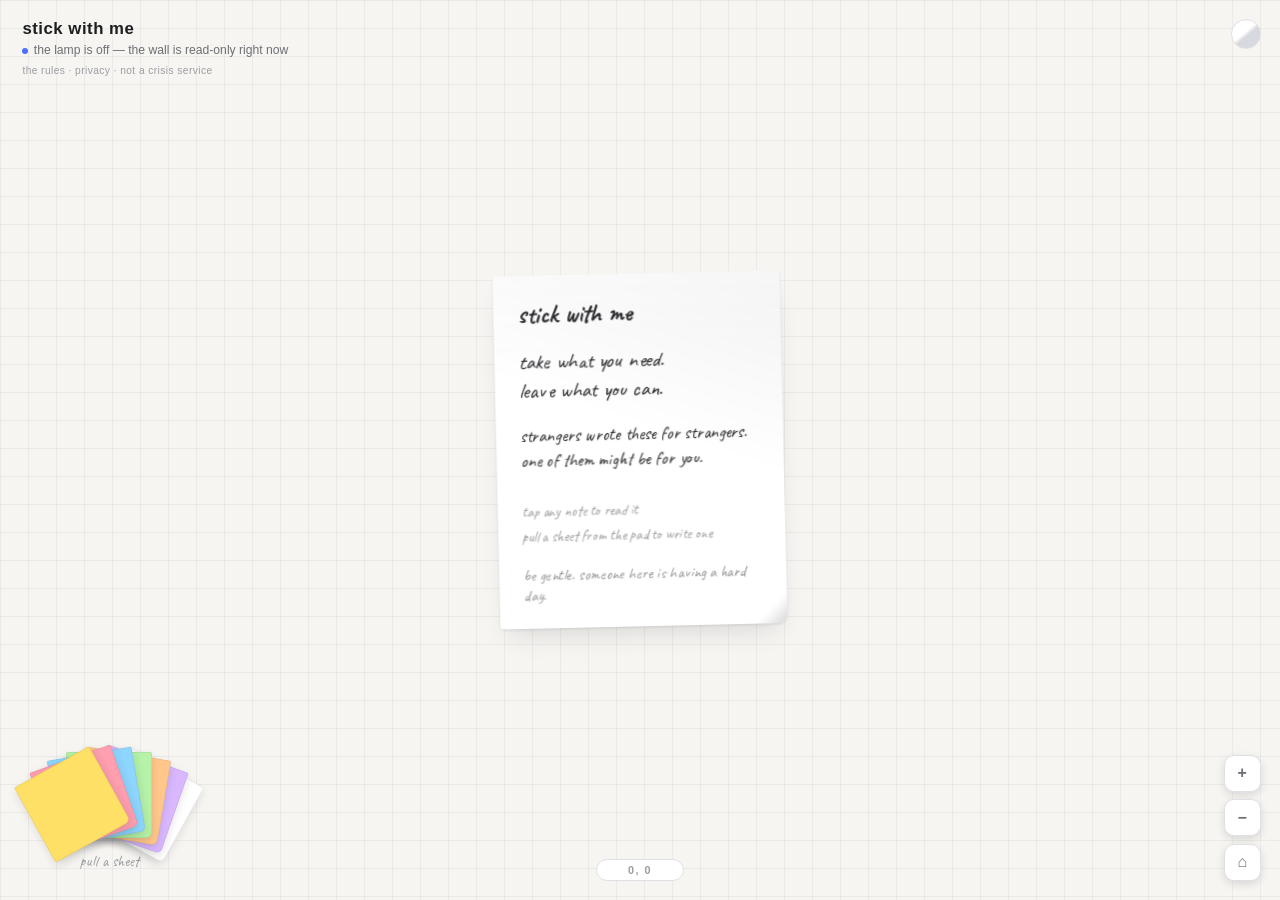
<file: index.html>
<!DOCTYPE html>
<html lang="en">
<head>
  <meta charset="utf-8">
  <meta name="viewport" content="width=device-width, initial-scale=1">
  <title>stick with me</title>
  <meta name="description" content="Take what you need. Leave what you can. An endless wall of notes strangers wrote for strangers — one of them might be for you.">

  <meta property="og:title" content="stick with me">
  <meta property="og:description" content="Take what you need. Leave what you can. Strangers wrote these for strangers — one of them might be for you.">
  <meta property="og:type" content="website">
  <meta property="og:url" content="https://stick-with-me.com">

  <link rel="icon" href="assets/favicon.svg" type="image/svg+xml">
  <link rel="preload" href="fonts/caveat-400.woff2" as="font" type="font/woff2" crossorigin>
  <link rel="stylesheet" href="styles.css">
  <script>
    (function () {
      var t = localStorage.getItem('swm_theme');
      if (t === 'night') document.documentElement.setAttribute('data-theme', 'night');
    })();
  </script>
</head>
<body>

  <div class="ops">
    <a class="shelf-link" href="#" id="shelfLink" hidden>the shelf</a>
    <button class="lamp" id="lamp" type="button" aria-label="toggle the lamp"></button>
  </div>

  <!-- the only chrome: who we are, who's here, the fine print -->
  <header class="topbar">
    <h1 class="mark">stick with me</h1>
    <p class="pres"><span class="dot"></span><span id="pres">the lamp is warming up&hellip;</span></p>
    <p class="links">
      <a href="terms.html">the rules</a> &middot;
      <a href="privacy.html">privacy</a> &middot;
      <a href="terms.html#help">not a crisis service</a>
    </p>
  </header>

  <p class="say" id="say"></p>

  <main class="wall" id="wall" aria-label="the wall">
    <div class="space" id="space"></div>
    <div class="wallops">
      <button id="zin" type="button" aria-label="zoom in">+</button>
      <button id="zout" type="button" aria-label="zoom out">&minus;</button>
      <button id="home" type="button" aria-label="back to the notes">&#8962;</button>
    </div>
    <div class="coords" id="coords" title="where you are — the first note is (0, 0)">0, 0</div>
  </main>

  <!-- the pad: fanned by colour — the sheet you pull decides your paper -->
  <div class="pad" id="pad" title="pull a sheet onto the wall"></div>

  <div class="backbar" id="backbar" hidden><a href="./">back to the open wall</a></div>

  <!-- take-one overlay -->
  <div class="veil" id="veil" hidden>
    <div class="bignote" id="bignote" role="dialog" aria-label="a note for you">
      <svg id="bigSvg" viewBox="0 0 100 100" aria-hidden="true"></svg>
      <p class="txt" id="bigTxt"></p>
      <p class="sg" id="bigSg"></p>
      <p class="where" id="bigWhere"></p>
      <div class="row">
        <button type="button" id="another">another</button>
        <button type="button" id="goThere">go there</button>
        <button type="button" id="keep">keep it</button>
      </div>
    </div>
  </div>

  <!-- the desk: where your note is made, with tools as objects -->
  <div class="veil" id="bench" hidden>
    <div class="desk" role="dialog" aria-label="your note">
      <div class="benchnote" id="benchNote">
        <svg id="benchSvg" viewBox="0 0 100 100" aria-hidden="true"></svg>
        <textarea id="bTa" maxlength="300" placeholder="something kind…"></textarea>
      </div>

      <div class="tools">
        <div class="tool">
          <p class="lbl">paper</p>
          <div class="sheetstack" id="rowPaper"></div>
        </div>

        <div class="tool">
          <p class="lbl">pen</p>
          <div class="markers" id="rowInk"></div>
        </div>

        <div class="tool">
          <p class="lbl">hand</p>
          <div class="row" id="rowFont"></div>
        </div>

        <div class="tool">
          <p class="lbl">size &middot; doodle</p>
          <div class="row">
            <span id="rowSize" class="row"></span>
            <span class="gap"></span>
            <button type="button" id="mDraw" class="fbtn" title="doodle on this note">&#9998;</button>
            <button type="button" id="bUndo" class="fbtn" title="undo stroke" hidden>&#8630;</button>
            <button type="button" id="bWipe" class="fbtn" title="clear doodle" hidden>&#10005;</button>
          </div>
        </div>

        <input id="bSign" maxlength="40" type="text" placeholder="— signed (optional)">

        <div class="benchops">
          <button type="button" id="bToss">toss it</button>
          <button type="button" id="bStick">stick it</button>
        </div>
        <p class="benchhint">quiet sets it too — two minutes and it sticks itself.</p>
      </div>
    </div>
  </div>

  <script>
  (function () {
    var WORKER_URL = "https://swm-wall.plotflow-io.workers.dev";
    var qs = new URLSearchParams(location.search);
    var wanted = (qs.get('wall') || '001').replace(/[^0-9]/g, '') || '001';
    var isArchive = qs.has('wall');

    var wallEl = document.getElementById('wall');
    var spaceEl = document.getElementById('space');
    var presEl = document.getElementById('pres');
    var sayEl = document.getElementById('say');
    var padEl = document.getElementById('pad');
    if (isArchive) { document.getElementById('backbar').hidden = false; padEl.hidden = true; }

    document.getElementById('lamp').addEventListener('click', function () {
      var night = document.documentElement.getAttribute('data-theme') === 'night';
      if (night) { document.documentElement.removeAttribute('data-theme'); localStorage.setItem('swm_theme', 'day'); }
      else { document.documentElement.setAttribute('data-theme', 'night'); localStorage.setItem('swm_theme', 'night'); }
    });

    var PAPERS = ['#ffe066', '#ff9fb0', '#8ed6ff', '#b6f2a8', '#ffc78a', '#d9b8ff', '#ffffff'];
    var INKS = ['#2c2d30', '#2456d6', '#c23b57', '#1e7a46', '#6b3fb8'];
    var FONTS = ['hand', 'marker', 'neat', 'type', 'serif', 'plain'];
    var SIZES = ['s', 'm', 'l'];
    function fontClass(f) { return 'f-' + (FONTS.indexOf(f) !== -1 ? f : 'hand'); }
    function sizeClass(z) { return (z && z !== 'm' && SIZES.indexOf(z) !== -1) ? ' z-' + z : ''; }

    function el(tag, cls, text) {
      var d = document.createElement(tag);
      if (cls) d.className = cls;
      if (text != null) d.textContent = text;
      return d;
    }
    function tilt(seed) {
      var h = 0;
      for (var i = 0; i < seed.length; i++) h = (h * 31 + seed.charCodeAt(i)) >>> 0;
      return ((h % 500) / 100 - 2.5).toFixed(2);
    }
    function say(msg) {
      sayEl.textContent = msg;
      clearTimeout(say._t);
      say._t = setTimeout(function () { sayEl.textContent = ''; }, 4000);
    }

    /* doodle → svg */
    var SVGNS = 'http://www.w3.org/2000/svg';
    function drawStrokes(svg, strokes) {
      while (svg.firstChild) svg.removeChild(svg.firstChild);
      (strokes || []).forEach(function (s) {
        var pl = document.createElementNS(SVGNS, 'polyline');
        pl.setAttribute('points', s.map(function (p) {
          return (p[0] * 100).toFixed(1) + ',' + (p[1] * 100).toFixed(1);
        }).join(' '));
        svg.appendChild(pl);
      });
    }
    function noteSvg(strokes, ink) {
      var svg = document.createElementNS(SVGNS, 'svg');
      svg.setAttribute('viewBox', '0 0 100 100');
      svg.style.color = ink || INKS[0];
      drawStrokes(svg, strokes);
      return svg;
    }

    /* ---- peel tokens (this browser's own notes, briefly) ---- */
    var peels = {};
    try { peels = JSON.parse(localStorage.getItem('swm_peels') || '{}'); } catch (_) {}
    (function prune() {
      var now = Date.now(), changed = false;
      Object.keys(peels).forEach(function (id) {
        if (!peels[id] || peels[id].e < now) { delete peels[id]; changed = true; }
      });
      if (changed) localStorage.setItem('swm_peels', JSON.stringify(peels));
    })();
    function savePeels() { localStorage.setItem('swm_peels', JSON.stringify(peels)); }

    /* ================= camera =================
       cam is what's rendered; tgt is where the camera wants to be.
       A spring loop eases cam toward tgt — everything glides. */
    var cam = { x: 0, y: 0, z: 1 };
    var tgt = { x: 0, y: 0, z: 1 };
    var ZMIN = 0.2, ZMAX = 2.2;
    var coordsEl = document.getElementById('coords');
    var editingCoords = false;
    function applyCam() {
      spaceEl.style.transform =
        'translate(' + (-cam.x * cam.z) + 'px,' + (-cam.y * cam.z) + 'px) scale(' + cam.z + ')';
      if (!editingCoords) coordsEl.textContent = Math.round(cam.x) + ', ' + Math.round(cam.y);
    }
    var rafOn = false;
    function kick() { if (!rafOn) { rafOn = true; requestAnimationFrame(step); } }
    function step() {
      var dx = tgt.x - cam.x, dy = tgt.y - cam.y, dz = tgt.z - cam.z;
      cam.x += dx * 0.16; cam.y += dy * 0.16; cam.z += dz * 0.22;
      if (Math.abs(dx) < 0.4 && Math.abs(dy) < 0.4 && Math.abs(dz) < 0.0015) {
        cam.x = tgt.x; cam.y = tgt.y; cam.z = tgt.z;
        applyCam(); rafOn = false; return;
      }
      applyCam();
      requestAnimationFrame(step);
    }
    function screenToWorld(cx, cy) {
      var r = wallEl.getBoundingClientRect();
      return {
        x: (cx - (r.left + r.width / 2)) / cam.z + cam.x,
        y: (cy - (r.top + r.height / 2)) / cam.z + cam.y
      };
    }
    function zoomAt(cx, cy, factor) {
      var r = wallEl.getBoundingClientRect();
      var px = cx - (r.left + r.width / 2), py = cy - (r.top + r.height / 2);
      var wx = px / tgt.z + tgt.x, wy = py / tgt.z + tgt.y;
      tgt.z = Math.min(ZMAX, Math.max(ZMIN, tgt.z * factor));
      tgt.x = wx - px / tgt.z;
      tgt.y = wy - py / tgt.z;
      kick();
    }
    function glideTo(x, y, minZ) {
      tgt.x = x; tgt.y = y;
      if (minZ && tgt.z < minZ) tgt.z = 1;
      kick();
    }
    function jumpTo(x, y, z) {
      cam.x = tgt.x = x; cam.y = tgt.y = y;
      if (z) cam.z = tgt.z = z;
      applyCam();
    }
    function goHome(animate) {
      var pts = (st && st.notes.length ? st.notes.slice(-24) : [])
        .concat((st && st.drafts) || []);
      var hx = 0, hy = 0, hz = 1;
      if (!pts.length) {
        /* nothing stuck yet — frame the welcome note */
        var wr = wallEl.getBoundingClientRect();
        hz = Math.min(1.15, Math.max(ZMIN, Math.min(wr.width / 330, wr.height / 400)));
      } else {
        var minx = 1e9, maxx = -1e9, miny = 1e9, maxy = -1e9, sx = 0, sy = 0;
        pts.forEach(function (p) {
          var px = p.x || 0, py = p.y || 0;
          sx += px; sy += py;
          if (px < minx) minx = px; if (px > maxx) maxx = px;
          if (py < miny) miny = py; if (py > maxy) maxy = py;
        });
        var r = wallEl.getBoundingClientRect();
        hx = sx / pts.length;
        hy = sy / pts.length;
        if (r.width < 50 || r.height < 50) {
          hz = 1;                    /* measured before layout — don't guess */
        } else {
          var spanX = (maxx - minx) + 420, spanY = (maxy - miny) + 420;
          /* never open so far out that the words can't be read */
          hz = Math.min(1.1, Math.max(0.62, Math.min(r.width / spanX, r.height / spanY)));
        }
      }
      if (animate) { tgt.x = hx; tgt.y = hy; tgt.z = hz; kick(); }
      else jumpTo(hx, hy, hz);
    }
    /* type an address, go there */
    coordsEl.addEventListener('click', function () {
      if (editingCoords) return;
      editingCoords = true;
      var input = document.createElement('input');
      input.type = 'text';
      input.value = Math.round(tgt.x) + ', ' + Math.round(tgt.y);
      coordsEl.textContent = '';
      coordsEl.appendChild(input);
      input.focus(); input.select();
      function done(go) {
        if (!editingCoords) return;
        editingCoords = false;
        if (go) {
          var m2 = input.value.match(/(-?\d+(?:\.\d+)?)[,\s]+(-?\d+(?:\.\d+)?)/);
          if (m2) glideTo(parseFloat(m2[1]), parseFloat(m2[2]));
          else say('coordinates look like: 120, -450');
        }
        coordsEl.textContent = Math.round(cam.x) + ', ' + Math.round(cam.y);
      }
      input.addEventListener('keydown', function (e) {
        if (e.key === 'Enter') done(true);
        else if (e.key === 'Escape') done(false);
        e.stopPropagation();
      });
      input.addEventListener('blur', function () { done(false); });
      input.addEventListener('pointerdown', function (e) { e.stopPropagation(); });
    });

    document.getElementById('home').addEventListener('click', function () { goHome(true); });
    document.getElementById('zin').addEventListener('click', function () {
      var r = wallEl.getBoundingClientRect();
      zoomAt(r.left + r.width / 2, r.top + r.height / 2, 1.3);
    });
    document.getElementById('zout').addEventListener('click', function () {
      var r = wallEl.getBoundingClientRect();
      zoomAt(r.left + r.width / 2, r.top + r.height / 2, 1 / 1.3);
    });

    var pans = {}, pinch = null;
    var vel = { x: 0, y: 0, t: 0 };
    wallEl.addEventListener('pointerdown', function (e) {
      if (e.target.closest('.note') || e.target.closest('.wallops') || e.target.closest('.coords')) return;
      pans[e.pointerId] = { x: e.clientX, y: e.clientY };
      wallEl.setPointerCapture(e.pointerId);
      var ids = Object.keys(pans);
      if (ids.length === 2) {
        var a = pans[ids[0]], b = pans[ids[1]];
        pinch = { d: Math.hypot(a.x - b.x, a.y - b.y) };
      }
      vel = { x: 0, y: 0, t: performance.now() };
      tgt.x = cam.x; tgt.y = cam.y; /* grabbing the wall stops any glide */
      wallEl.classList.add('grabbing');
    });
    wallEl.addEventListener('pointermove', function (e) {
      var p = pans[e.pointerId];
      if (!p) return;
      var ids = Object.keys(pans);
      if (ids.length === 1) {
        var dx = (e.clientX - p.x) / cam.z, dy = (e.clientY - p.y) / cam.z;
        cam.x -= dx; cam.y -= dy;
        tgt.x = cam.x; tgt.y = cam.y;   /* rigid under the finger */
        var now = performance.now(), dt = Math.max(1, now - vel.t);
        vel.x = vel.x * 0.6 + (dx / dt) * 0.4;
        vel.y = vel.y * 0.6 + (dy / dt) * 0.4;
        vel.t = now;
        applyCam();
      }
      p.x = e.clientX; p.y = e.clientY;
      if (ids.length === 2 && pinch) {
        var a = pans[ids[0]], b = pans[ids[1]];
        var d = Math.hypot(a.x - b.x, a.y - b.y);
        if (d > 0 && pinch.d > 0) zoomAt((a.x + b.x) / 2, (a.y + b.y) / 2, d / pinch.d);
        pinch.d = d;
      }
    });
    function panEnd(e) {
      var had = pans[e.pointerId];
      delete pans[e.pointerId];
      if (Object.keys(pans).length < 2) pinch = null;
      if (!Object.keys(pans).length) {
        wallEl.classList.remove('grabbing');
        if (had && performance.now() - vel.t < 90) {
          /* let go while moving: the wall keeps its momentum */
          tgt.x = cam.x - vel.x * 160;
          tgt.y = cam.y - vel.y * 160;
          kick();
        }
      }
    }
    wallEl.addEventListener('pointerup', panEnd);
    wallEl.addEventListener('pointercancel', panEnd);
    wallEl.addEventListener('wheel', function (e) {
      e.preventDefault();
      zoomAt(e.clientX, e.clientY, e.deltaY < 0 ? 1.12 : 1 / 1.12);
    }, { passive: false });

    /* ================= state ================= */
    var st = null;
    var ws = null, wsOk = false, pendingStart = false;
    /* my draft lives in the workbench */
    var mine = null; /* {color, ink, font, text, sign, strokes, x, y} */

    function presenceLine() {
      if (isArchive) return 'wall ' + wanted + ', kept — ' + st.notes.length + ' notes';
      if (!wsOk) return 'the lamp is off — the wall is read-only right now';
      var c = st.presence || 1;
      var who = c <= 1 ? 'you are here alone'
        : c === 2 ? 'one stranger is here with you'
        : (c - 1) + ' strangers are here with you';
      return who + ' · ' + st.notes.length + ' notes on the wall';
    }

    /* ---- take one ---- */
    var veil = document.getElementById('veil');
    var lastTaken = null;
    function takeOne() {
      if (!st || !st.notes.length) { say('the wall is bare — be the first to leave one.'); return; }
      showNote(st.notes[Math.floor(Math.random() * st.notes.length)]);
    }
    function showNote(n) {
      lastTaken = n;
      document.getElementById('bigTxt').textContent = n.text;
      document.getElementById('bigSg').textContent = '— ' + (n.name || 'a stranger');
      document.getElementById('bigWhere').textContent = 'stuck at ( ' + Math.round(n.x || 0) + ', ' + Math.round(n.y || 0) + ' )';
      var bn = document.getElementById('bignote');
      bn.className = 'bignote ' + fontClass(n.font) + sizeClass(n.size);
      bn.style.setProperty('--paper', n.color || PAPERS[0]);
      document.getElementById('bigTxt').style.color = n.ink || INKS[0];
      var bs = document.getElementById('bigSvg');
      bs.style.color = n.ink || INKS[0];
      drawStrokes(bs, n.strokes);
      bn.style.transform = 'rotate(' + tilt(n.id) + 'deg)';
      veil.hidden = false;
    }
    document.getElementById('another').addEventListener('click', takeOne);
    document.getElementById('goThere').addEventListener('click', function () {
      if (!lastTaken) return;
      veil.hidden = true;
      glideTo(lastTaken.x || 0, lastTaken.y || 0, 0.8);
      wallEl.scrollIntoView({ behavior: 'smooth', block: 'start' });
    });
    document.getElementById('keep').addEventListener('click', function () { veil.hidden = true; });
    veil.addEventListener('click', function (e) { if (e.target === veil) veil.hidden = true; });
    document.addEventListener('keydown', function (e) {
      if (e.key === 'Escape') veil.hidden = true;
    });

    /* ================= the workbench ================= */
    var bench = document.getElementById('bench');
    var benchNote = document.getElementById('benchNote');
    var benchSvg = document.getElementById('benchSvg');
    var bTa = document.getElementById('bTa');
    var bSign = document.getElementById('bSign');
    var drawing = false;

    /* keep the wall copy of my draft in step with the bench */
    function syncMine() {
      if (!mine || !st) return;
      var i = (st.drafts || []).findIndex(function (d) { return d.gid === st.you; });
      if (i !== -1) {
        st.drafts[i].text = mine.text;
        st.drafts[i].color = mine.color;
        st.drafts[i].ink = mine.ink;
        st.drafts[i].font = mine.font;
        st.drafts[i].size = mine.size;
        st.drafts[i].strokes = mine.strokes;
        st.drafts[i].x = mine.x;
        st.drafts[i].y = mine.y;
      }
      render();
    }

    function benchApply() {
      if (!mine) return;
      benchNote.className = 'benchnote ' + fontClass(mine.font) + sizeClass(mine.size) + (drawing ? ' drawing' : '');
      benchNote.style.setProperty('--paper', mine.color);
      benchNote.style.color = mine.ink;
      benchSvg.style.color = mine.ink;
      drawStrokes(benchSvg, mine.strokes);
      document.getElementById('bUndo').hidden = !drawing;
      document.getElementById('bWipe').hidden = !drawing;
    }

    function openBench() {
      bench.hidden = false;
      document.getElementById('bStick').textContent = editing ? 'save it' : 'stick it';
      document.getElementById('bToss').textContent = editing ? 'never mind' : 'toss it';
      document.querySelector('.benchhint').textContent = editing
        ? 'you can rewrite this for fifteen minutes after sticking it.'
        : 'quiet sets it too — two minutes and it sticks itself.';
      benchApply();
      buildTray();
      syncMine();
      bTa.value = mine.text || '';
      bSign.value = mine.sign || '';
      if (!drawing) setTimeout(function () { bTa.focus(); }, 60);
    }
    function closeBench() { bench.hidden = true; drawing = false; }
    function cancelEdit() { if (editing) { editing = null; mine = null; closeBench(); render(); } }

    /* the pencil toggles drawing; leaving it returns you to writing */
    document.getElementById('mDraw').addEventListener('click', function () {
      drawing = !drawing;
      this.classList.toggle('on', drawing);
      benchApply();
      if (!drawing) bTa.focus();
    });
    document.getElementById('bUndo').addEventListener('click', function () {
      if (!mine || !mine.strokes.length) return;
      mine.strokes.pop();
      benchApply(); scheduleDoodle();
    });
    document.getElementById('bWipe').addEventListener('click', function () {
      if (!mine) return;
      mine.strokes = [];
      benchApply(); scheduleDoodle();
    });

    /* stroke capture */
    var liveStroke = null;
    benchNote.addEventListener('pointerdown', function (e) {
      if (!drawing || !mine) return;
      if (mine.strokes.length >= 24) { say('the doodle is full — undo a line to draw more.'); return; }
      e.preventDefault();
      try { benchNote.setPointerCapture(e.pointerId); } catch (_) {}
      var r = benchNote.getBoundingClientRect();
      liveStroke = [[(e.clientX - r.left) / r.width, (e.clientY - r.top) / r.height]];
      mine.strokes.push(liveStroke);
    });
    benchNote.addEventListener('pointermove', function (e) {
      if (!drawing || !liveStroke) return;
      var r = benchNote.getBoundingClientRect();
      var x = (e.clientX - r.left) / r.width, y = (e.clientY - r.top) / r.height;
      var last = liveStroke[liveStroke.length - 1];
      if (Math.hypot(x - last[0], y - last[1]) < 0.012) return;
      if (liveStroke.length < 200) liveStroke.push([Math.min(1, Math.max(0, x)), Math.min(1, Math.max(0, y))]);
      drawStrokes(benchSvg, mine.strokes);
    });
    function strokeEnd() {
      if (liveStroke) {
        if (liveStroke.length < 2) mine.strokes.pop(); /* a tap is not a line */
        liveStroke = null;
        benchApply(); scheduleDoodle();
      }
    }
    benchNote.addEventListener('pointerup', strokeEnd);
    benchNote.addEventListener('pointercancel', strokeEnd);

    /* tray */
    function buildTray() {
      var rowP = document.getElementById('rowPaper');
      var rowI = document.getElementById('rowInk');
      var rowF = document.getElementById('rowFont');
      rowP.textContent = ''; rowI.textContent = ''; rowF.textContent = '';
      /* paper: a stack of sheets you fan through */
      PAPERS.forEach(function (p) {
        var s = el('button', 'sheetsw' + (mine && mine.color === p ? ' on' : ''));
        s.type = 'button'; s.style.background = p;
        s.setAttribute('aria-label', 'paper');
        s.addEventListener('click', function () {
          mine.color = p; benchApply(); markOn(rowP, s); scheduleStyle();
        });
        rowP.appendChild(s);
      });
      /* ink: a row of markers — the uncapped one is the one you're writing with */
      INKS.forEach(function (ink) {
        var m = el('button', 'marker' + (mine && mine.ink === ink ? ' on' : ''));
        m.type = 'button'; m.style.setProperty('--ink', ink);
        m.setAttribute('aria-label', 'pen');
        m.addEventListener('click', function () {
          mine.ink = ink; benchApply(); markOn(rowI, m); scheduleStyle();
        });
        rowI.appendChild(m);
      });
      FONTS.forEach(function (f) {
        var b = el('button', 'fbtn ' + f + (mine && mine.font === f ? ' on' : ''), 'Aa');
        b.type = 'button'; b.title = f;
        b.addEventListener('click', function () {
          mine.font = f; benchApply(); markOn(rowF, b); scheduleStyle();
        });
        rowF.appendChild(b);
      });
      var rowZ = document.getElementById('rowSize');
      rowZ.textContent = '';
      SIZES.forEach(function (z) {
        var b = el('button', 'fbtn z' + z + (mine && (mine.size || 'm') === z ? ' on' : ''), 'A');
        b.type = 'button'; b.title = { s: 'small', m: 'medium', l: 'large' }[z];
        b.addEventListener('click', function () {
          mine.size = z; benchApply(); markOn(rowZ, b); scheduleStyle();
        });
        rowZ.appendChild(b);
      });
      function markOn(row, elx) {
        row.querySelectorAll('.on').forEach(function (x2) { x2.classList.remove('on'); });
        elx.classList.add('on');
      }
    }

    /* debounced senders */
    var tWrite = null, tStyle = null, tDoodle = null;
    bTa.addEventListener('input', function () {
      if (!mine) return;
      mine.text = bTa.value;
      if (editing) { benchApply(); return; }   /* nothing live until you save */
      syncMine();
      clearTimeout(tWrite);
      tWrite = setTimeout(function () { qsend({ t: 'write', text: mine.text }); }, 250);
    });
    bSign.addEventListener('change', function () {
      if (!mine) return;
      mine.sign = bSign.value;
      if (editing) return;
      qsend({ t: 'sign', name: mine.sign });
    });
    function scheduleStyle() {
      if (editing) return;
      syncMine();
      clearTimeout(tStyle);
      tStyle = setTimeout(function () {
        qsend({ t: 'style', color: mine.color, ink: mine.ink, font: mine.font, size: mine.size });
      }, 250);
    }
    function scheduleDoodle() {
      if (editing) { benchApply(); return; }
      syncMine();
      clearTimeout(tDoodle);
      tDoodle = setTimeout(function () { qsend({ t: 'doodle', strokes: mine.strokes }); }, 400);
    }

    /* stick / toss — sequenced so the engine throttle drops nothing.
       A watchdog resends the release, then recycles the socket: a writer
       must never be stranded by a silently dead connection. */
    var releaseWatch = null;
    function armReleaseWatch() {
      clearTimeout(releaseWatch);
      releaseWatch = setTimeout(function () {
        if (!mine) return;             /* ink or gone arrived — all good */
        send({ t: 'release' });
        releaseWatch = setTimeout(function () {
          if (!mine) return;
          try { ws.close(); } catch (_) {} /* reconnect + state resync decide it */
        }, 3000);
      }, 3000);
    }
    document.getElementById('bStick').addEventListener('click', function () {
      if (!mine) return;
      if (editing) { saveEdit(); return; }
      var b = this; b.disabled = true;
      clearTimeout(tWrite); clearTimeout(tStyle); clearTimeout(tDoodle);
      qsend({ t: 'write', text: bTa.value });
      qsend({ t: 'sign', name: bSign.value });
      qsend({ t: 'style', color: mine.color, ink: mine.ink, font: mine.font, size: mine.size });
      qsend({ t: 'doodle', strokes: mine.strokes });
      qsend({ t: 'release' });
      setTimeout(function () { b.disabled = false; armReleaseWatch(); }, 900);
    });
    document.getElementById('bToss').addEventListener('click', function () {
      if (!mine) return;
      if (editing) {                 /* cancel the rewrite, keep the note as it was */
        editing = null; mine = null; closeBench(); render();
        return;
      }
      clearTimeout(tWrite); clearTimeout(tStyle); clearTimeout(tDoodle);
      qsend({ t: 'write', text: '' });
      qsend({ t: 'doodle', strokes: [] });
      qsend({ t: 'release' });
    });
    bench.addEventListener('click', function (e) {
      if (e.target !== bench) return;
      if (editing) cancelEdit();   /* clicking away from a rewrite abandons it */
      else closeBench();           /* a new note keeps drafting on the wall */
    });

    /* ---- start a draft ---- */
    function startDraft(x, y, color) {
      if (!wsOk) { say('the lamp is off — writing is closed right now.'); return; }
      if (mine) { openBench(); return; }
      pendingStart = true;
      send({ t: 'start', x: x, y: y, color: color });
    }
    /* the welcome note's own links do the same two things */
    function leaveOne() {
      startDraft(cam.x + (Math.random() - 0.5) * 240, cam.y + (Math.random() - 0.5) * 240, PAPERS[0]);
    }

    /* ---- the pad, fanned by colour: the sheet you pull is your paper ---- */
    (function buildPad() {
      var spread = 58;                                  /* degrees across the fan */
      PAPERS.forEach(function (p, i) {
        var deg = -spread / 2 + (spread / (PAPERS.length - 1)) * i;
        var s = el('div', 'sheet');
        s.style.background = p;
        s.style.setProperty('--deg', deg + 'deg');
        s.style.zIndex = String(PAPERS.length - i);   /* first sheet rides on top */
        s.dataset.color = p;
        s.title = 'pull this one';
        s.addEventListener('pointerdown', function (e) { padDown(e, p); });
        padEl.appendChild(s);
      });
      var lbl = el('p', 'padhint', 'pull a sheet');
      padEl.appendChild(lbl);
    })();

    /* ---- the pad ---- */
    var ghost = null, settleNext = false, carryColor = null;
    function padDown(e, color) {
      if (isArchive || !wsOk || mine) {
        if (mine) { say('finish your note first.'); openBench(); }
        else if (!wsOk) say('the lamp is off — writing is closed right now.');
        return;
      }
      e.preventDefault();
      e.stopPropagation();
      /* lift that sheet off the pad — its colour comes with it */
      carryColor = color || PAPERS[0];
      ghost = el('div', 'carry', 'let go to stick it');
      ghost.style.setProperty('--paper', carryColor);
      document.body.appendChild(ghost);
      moveGhost(e);
      document.addEventListener('pointermove', moveGhost);
      document.addEventListener('pointerup', padUp, { once: true });
      document.addEventListener('pointercancel', function () {
        document.removeEventListener('pointermove', moveGhost);
        clearCast();
        if (ghost) { ghost.remove(); ghost = null; }
      }, { once: true });
    }
    var cast = null;
    function overWall(e) {
      var r = wallEl.getBoundingClientRect();
      return e.clientY > r.top && e.clientY < r.bottom && e.clientX > r.left && e.clientX < r.right;
    }
    function moveGhost(e) {
      if (!ghost) return;
      ghost.style.left = e.clientX + 'px';
      ghost.style.top = e.clientY + 'px';
      var over = overWall(e);
      ghost.classList.toggle('over', over);
      /* held over the wall it takes the wall's scale — you see its true size,
         and its shadow falls on the spot it will occupy */
      if (over) {
        ghost.style.transform = 'scale(' + cam.z + ') rotate(-1.5deg)';
        ghost.textContent = '';
        if (!cast) { cast = el('div', 'castshadow'); spaceEl.appendChild(cast); }
        var w = screenToWorld(e.clientX, e.clientY);
        cast.style.left = w.x + 'px';
        cast.style.top = w.y + 'px';
      } else {
        ghost.style.transform = 'scale(0.88) rotate(-4deg)';
        ghost.textContent = 'let go to stick it';
        clearCast();
      }
    }
    function clearCast() { if (cast) { cast.remove(); cast = null; } }
    function padUp(e) {
      document.removeEventListener('pointermove', moveGhost);
      clearCast();
      if (!ghost) return;
      ghost.remove(); ghost = null;
      if (overWall(e)) {
        var w = screenToWorld(e.clientX, e.clientY);
        settleNext = true;
        startDraft(w.x, w.y, carryColor);
      }
      carryColor = null;
    }

    /* ---- the welcome: a plain white note at the origin ----
       Not a real note — it isn't stored, can't be peeled, and isn't
       counted. It's the house speaking, in the wall's own handwriting. */
    function welcomeNote() {
      var d = el('div', 'note welcome f-hand');
      d.style.setProperty('--paper', '#ffffff');
      d.style.color = INKS[0];
      place(d, 0, 0, 'welcome');

      d.appendChild(el('span', 'wtitle', 'stick with me'));

      /* the idea, stated plainly — not a control. The wall's own objects
         are the controls: a note to click, a pad to pull from. */
      var creed = el('p', 'wcreed');
      creed.appendChild(document.createTextNode('take what you need.'));
      creed.appendChild(document.createElement('br'));
      creed.appendChild(document.createTextNode('leave what you can.'));
      d.appendChild(creed);

      d.appendChild(el('p', 'wline', 'strangers wrote these for strangers. one of them might be for you.'));

      var how = el('p', 'whow');
      how.appendChild(el('span', null, 'tap any note to read it'));
      how.appendChild(document.createElement('br'));
      how.appendChild(el('span', null, 'pull a sheet from the pad to write one'));
      d.appendChild(how);

      d.appendChild(el('p', 'wfoot', 'be gentle. someone here is having a hard day.'));
      return d;
    }

    /* A sticky is small and people write a lot. Step the words down until
       they fit the paper; past a floor they'd be unreadable, so the note
       shows what it can and opening it gives you the rest. */
    function fitNote(d) {
      var tx = d.querySelector('.notetext');
      if (!tx) return;
      var em = 1;
      for (var i = 0; i < 8 && tx.scrollHeight > tx.clientHeight + 1; i++) {
        em -= 0.09;
        if (em < 0.55) { d.classList.add('clipped'); break; }
        tx.style.fontSize = em.toFixed(2) + 'em';
      }
    }

    /* ================= render ================= */
    function place(d, x, y, seed) {
      d.style.left = (x || 0) + 'px';
      d.style.top = (y || 0) + 'px';
      d.style.setProperty('--tilt', tilt(seed) + 'deg');
      d.style.transform = 'translate(-50%,-50%) rotate(' + tilt(seed) + 'deg)';
    }
    function peelable(id) { return peels[id] && peels[id].e > Date.now(); }

    var editing = null;   /* {id, token} while rewriting an already-stuck note */
    var draggingDraft = false;
    var fitQueue = [];
    function render() {
      /* never rebuild the wall out from under a note being moved */
      if (draggingDraft) { presEl.textContent = presenceLine(); return; }
      fitQueue = [];
      spaceEl.textContent = '';
      presEl.textContent = presenceLine();

      st.notes.forEach(function (n) {
        var d = el('div', 'note ' + fontClass(n.font) + sizeClass(n.size) + (n.text.length > 90 ? ' longtext' : ''));
        d.style.setProperty('--paper', n.color || PAPERS[0]);
        d.style.color = n.ink || INKS[0];
        place(d, n.x, n.y, n.id);
        d.title = '( ' + Math.round(n.x || 0) + ', ' + Math.round(n.y || 0) + ' )';
        if (n.strokes && n.strokes.length) d.appendChild(noteSvg(n.strokes, n.ink));
        fitQueue.push(d);
        d.appendChild(el('span', 'notetext', n.text));
        d.appendChild(el('span', 'sg', '— ' + (n.name || 'a stranger')));
        d.title = 'read it  ·  ( ' + Math.round(n.x || 0) + ', ' + Math.round(n.y || 0) + ' )';
        (function (note) {
          var moved = false, sx = 0, sy = 0;
          d.addEventListener('pointerdown', function (e) { moved = false; sx = e.clientX; sy = e.clientY; });
          d.addEventListener('pointerup', function (e) {
            if (Math.hypot(e.clientX - sx, e.clientY - sy) > 5) return;  /* that was a pan */
            showNote(note);
          });
        })(n);
        if (peelable(n.id) && !isArchive) {
          var eb = el('button', 'peelbtn editbtn', 'edit');
          eb.type = 'button';
          eb.title = 'rewrite it (yours, briefly)';
          eb.addEventListener('pointerdown', function (e) { e.stopPropagation(); });
          eb.addEventListener('click', function (e) { e.stopPropagation(); openEdit(n); });
          d.appendChild(eb);

          var pb = el('button', 'peelbtn', 'peel');
          pb.type = 'button';
          pb.title = 'take your note back (yours, briefly)';
          pb.addEventListener('pointerdown', function (e) { e.stopPropagation(); });
          pb.addEventListener('click', function (e) {
            e.stopPropagation();
            doPeel(n.id, d);
          });
          d.appendChild(pb);
        }
        spaceEl.appendChild(d);
      });

      (st.drafts || []).forEach(function (dr) {
        var isMe = mine && dr.gid === st.you;
        var d = el('div', 'note live ' + fontClass(isMe ? mine.font : dr.font) + sizeClass(isMe ? mine.size : dr.size) + (isMe ? ' yours' : ''));
        d.style.setProperty('--paper', (isMe ? mine.color : dr.color) || '#ffffff');
        d.style.color = (isMe ? mine.ink : dr.ink) || INKS[0];
        place(d, dr.x, dr.y, dr.gid);
        var strokes = isMe ? mine.strokes : dr.strokes;
        if (strokes && strokes.length) d.appendChild(noteSvg(strokes, isMe ? mine.ink : dr.ink));
        d.appendChild(el('span', 'who', isMe ? '✎ you — tap to edit' : '✎ a stranger'));
        var span = el('span', 'notetext', (isMe ? mine.text : dr.text) || '');
        d.appendChild(span);
        span.appendChild(el('span', 'caret'));
        if (isMe) {
          d.appendChild(el('span', 'grip', 'drag to move · tap to edit'));
          makeDraftDraggable(d);
          if (settleNext) {           /* it just landed — let it settle */
            settleNext = false;
            d.classList.add('settling');
            setTimeout(function () { d.classList.remove('settling'); }, 400);
          }
        }
        spaceEl.appendChild(d);
      });

      if (!isArchive) spaceEl.appendChild(welcomeNote());
      fitQueue.forEach(fitNote);
      fitQueue = [];
    }

    /* your draft can be nudged around the wall until it sets */
    function makeDraftDraggable(d) {
      d.addEventListener('pointerdown', function (e) {
        e.stopPropagation();          /* the wall must not pan under it */
        if (!mine) return;
        var moved = false, tPlace = null;
        var w0 = screenToWorld(e.clientX, e.clientY);
        var offx = mine.x - w0.x, offy = mine.y - w0.y;
        draggingDraft = true;
        d.classList.add('shifting');

        function onMove(ev) {
          if (!mine) return;
          var w = screenToWorld(ev.clientX, ev.clientY);
          var nx = w.x + offx, ny = w.y + offy;
          if (Math.hypot(nx - mine.x, ny - mine.y) > 1) moved = true;
          mine.x = nx; mine.y = ny;
          d.style.left = nx + 'px';
          d.style.top = ny + 'px';
          clearTimeout(tPlace);
          tPlace = setTimeout(function () { send({ t: 'place', x: mine.x, y: mine.y }); }, 200);
        }
        function onUp() {
          document.removeEventListener('pointermove', onMove);
          document.removeEventListener('pointerup', onUp);
          document.removeEventListener('pointercancel', onUp);
          draggingDraft = false;
          d.classList.remove('shifting');
          if (moved) {
            clearTimeout(tPlace);
            send({ t: 'place', x: mine.x, y: mine.y });
            syncMine();
          } else {
            openBench();              /* a tap, not a drag */
          }
        }
        document.addEventListener('pointermove', onMove);
        document.addEventListener('pointerup', onUp);
        document.addEventListener('pointercancel', onUp);
      });
    }

    /* rewrite a note you already stuck — same fifteen minutes as the peel */
    function openEdit(n) {
      if (mine) { say('finish your note first.'); openBench(); return; }
      editing = { id: n.id, token: peels[n.id].t };
      mine = {
        color: n.color || PAPERS[0], ink: n.ink || INKS[0],
        font: n.font || 'hand', size: n.size || 'm',
        text: n.text || '', sign: (n.name && n.name !== 'a stranger') ? n.name : '',
        strokes: (n.strokes || []).slice(), x: n.x, y: n.y
      };
      glideTo(n.x || 0, n.y || 0, 0.8);
      openBench();
    }

    function saveEdit() {
      var patch = {
        text: bTa.value, name: bSign.value,
        color: mine.color, ink: mine.ink, font: mine.font, size: mine.size,
        strokes: mine.strokes, x: mine.x, y: mine.y
      };
      var id = editing.id, token = editing.token;
      fetch(WORKER_URL + '/wall/' + wanted + '/edit', {
        method: 'POST',
        headers: { 'content-type': 'application/json' },
        body: JSON.stringify({ id: id, token: token, patch: patch })
      }).then(function (r) { return r.json(); }).then(function (out) {
        if (out.ok) {
          var i = st.notes.findIndex(function (n) { return n.id === id; });
          if (i !== -1) st.notes[i] = out.note;
          editing = null; mine = null; closeBench(); render();
          say('rewritten.');
        } else {
          say(out.error || 'could not save it.');
        }
      }).catch(function () { say('could not reach the wall.'); });
    }

    function doPeel(id, noteEl) {
      fetch(WORKER_URL + '/wall/' + wanted + '/peel', {
        method: 'POST',
        headers: { 'content-type': 'application/json' },
        body: JSON.stringify({ id: id, token: peels[id].t })
      }).then(function (r) { return r.json(); }).then(function (out) {
        if (out.ok) {
          delete peels[id]; savePeels();
          st.notes = st.notes.filter(function (n) { return n.id !== id; });
          say('peeled — your next note is free again.');
          /* let it curl off the wall before the list catches up */
          if (noteEl) {
            noteEl.classList.add('peeling');
            setTimeout(render, 620);
          } else render();
        } else {
          say(out.error || 'could not peel it.');
        }
      }).catch(function () { say('could not reach the wall.'); });
    }

    /* ================= live ================= */
    function send(m) { if (ws && ws.readyState === 1) ws.send(JSON.stringify(m)); }

    /* The engine drops anything arriving within 140ms of the last message,
       so bursts must be paced. Queue them rather than guessing at delays. */
    var sendQ = [], sendTimer = null;
    function qsend(m) { sendQ.push(m); pump(); }
    function pump() {
      if (sendTimer || !sendQ.length) return;
      send(sendQ.shift());
      sendTimer = setTimeout(function () { sendTimer = null; pump(); }, 165);
    }

    var hb = null, lastPong = 0;
    function connect() {
      if (!WORKER_URL || isArchive) return;
      ws = new WebSocket(WORKER_URL.replace(/^http/, 'ws') + '/wall/' + wanted + '/live');
      ws.onopen = function () {
        wsOk = true;
        lastPong = Date.now();
        clearInterval(hb);
        hb = setInterval(function () {
          if (ws.readyState !== 1) return;
          if (Date.now() - lastPong > 65000) { try { ws.close(); } catch (_) {} return; }
          ws.send('ping');
        }, 25000);
      };
      ws.onclose = function () {
        wsOk = false; mine = null; closeBench();
        clearInterval(hb);
        if (st) render();
        setTimeout(connect, 3000);
      };
      ws.onmessage = function (evt) {
        if (evt.data === 'pong') { lastPong = Date.now(); return; }
        var m; try { m = JSON.parse(evt.data); } catch (_) { return; }
        if (m.t === 'state') {
          var you = m.you;
          var first = !st || !st.you;
          st = m; st.you = you;
          render();
          if (first && !qs.get('at')) goHome(false);
        } else if (m.t === 'presence') {
          st.presence = m.count; presEl.textContent = presenceLine();
        } else if (m.t === 'draft') {
          if (m.gid === st.you) {
            if (pendingStart && !mine) {
              mine = { color: m.color, ink: m.ink || INKS[0], font: m.font || 'hand', size: m.size || 'm', text: '', sign: '', strokes: [], x: m.x, y: m.y };
              pendingStart = false;
              /* your draft belongs on the wall too — that's what you nudge */
              if (!(st.drafts || []).some(function (d) { return d.gid === m.gid; })) {
                st.drafts.push({ gid: m.gid, text: '', color: m.color, ink: m.ink, font: m.font, strokes: [], x: m.x, y: m.y });
              }
              glideTo(m.x, m.y, 0.8);
              openBench();
            }
          } else {
            var i = (st.drafts || []).findIndex(function (d) { return d.gid === m.gid; });
            if (i === -1) st.drafts.push({ gid: m.gid, text: m.text, color: m.color, ink: m.ink, font: m.font, size: m.size, strokes: m.strokes || [], x: m.x, y: m.y });
            else { st.drafts[i].text = m.text; }
          }
          render();
        } else if (m.t === 'doodle') {
          var k = (st.drafts || []).findIndex(function (d) { return d.gid === m.gid; });
          if (k !== -1) { st.drafts[k].strokes = m.strokes || []; render(); }
        } else if (m.t === 'placed') {
          var q = (st.drafts || []).findIndex(function (d) { return d.gid === m.gid; });
          if (q !== -1) { st.drafts[q].x = m.x; st.drafts[q].y = m.y; render(); }
        } else if (m.t === 'style') {
          var j = (st.drafts || []).findIndex(function (d) { return d.gid === m.gid; });
          if (j !== -1) {
            st.drafts[j].color = m.color; st.drafts[j].ink = m.ink; st.drafts[j].font = m.font; st.drafts[j].size = m.size;
            render();
          }
        } else if (m.t === 'gone') {
          st.drafts = (st.drafts || []).filter(function (d) { return d.gid !== m.gid; });
          if (m.gid === st.you) { mine = null; closeBench(); }
          render();
        } else if (m.t === 'ink') {
          st.notes.push(m.note);
          st.drafts = (st.drafts || []).filter(function (d) { return d.gid !== m.gid; });
          if (m.gid === st.you) {
            mine = null; closeBench();
            say('stuck. someone will find it.');
          }
          render();
        } else if (m.t === 'yours') {
          peels[m.id] = { t: m.peel, e: m.exp };
          savePeels();
          render(); /* the peel button appears */
        } else if (m.t === 'refresh') {
          fetchState().then(function (s) {
            var you = st && st.you;
            st.notes = s.notes; st.presence = s.presence;
            st.you = you;
            render();
          });
        } else if (m.t === 'deny') {
          pendingStart = false;
          say(m.reason);
        }
      };
    }

    /* ================= boot ================= */
    function fetchState() {
      if (WORKER_URL && !isArchive) {
        return fetch(WORKER_URL + '/wall/' + wanted).then(function (r) {
          if (!r.ok) throw new Error('engine ' + r.status);
          return r.json();
        }).catch(function () {
          return fetch('data/wall-' + wanted + '.json').then(function (r) { return r.json(); });
        });
      }
      return fetch('data/wall-' + wanted + '.json').then(function (r) {
        if (!r.ok) throw new Error('no wall ' + wanted);
        return r.json();
      });
    }

    Promise.all([
      fetchState(),
      fetch('data/archive.json').then(function (r) { return r.ok ? r.json() : { walls: [] }; })
    ]).then(function (res) {
      st = res[0];
      st.notes = st.notes || [];
      st.drafts = st.drafts || [];
      if (res[1].walls && res[1].walls.length) {
        var sl = document.getElementById('shelfLink');
        sl.hidden = false;
        sl.href = '?wall=' + res[1].walls[res[1].walls.length - 1].id;
      }
      render();
      var at = (qs.get('at') || '').split(',').map(Number);
      if (at.length === 2 && isFinite(at[0]) && isFinite(at[1])) {
        jumpTo(at[0], at[1], 1);
        setTimeout(function () { wallEl.scrollIntoView({ behavior: 'smooth' }); }, 400);
      } else {
        goHome(false);
      }
      connect();
    }).catch(function (err) {
      wallEl.className = 'wallerror';
      wallEl.textContent = 'the wall is unreachable. (' + err.message + ')';
    });
  })();
  </script>

</body>
</html>
</file>
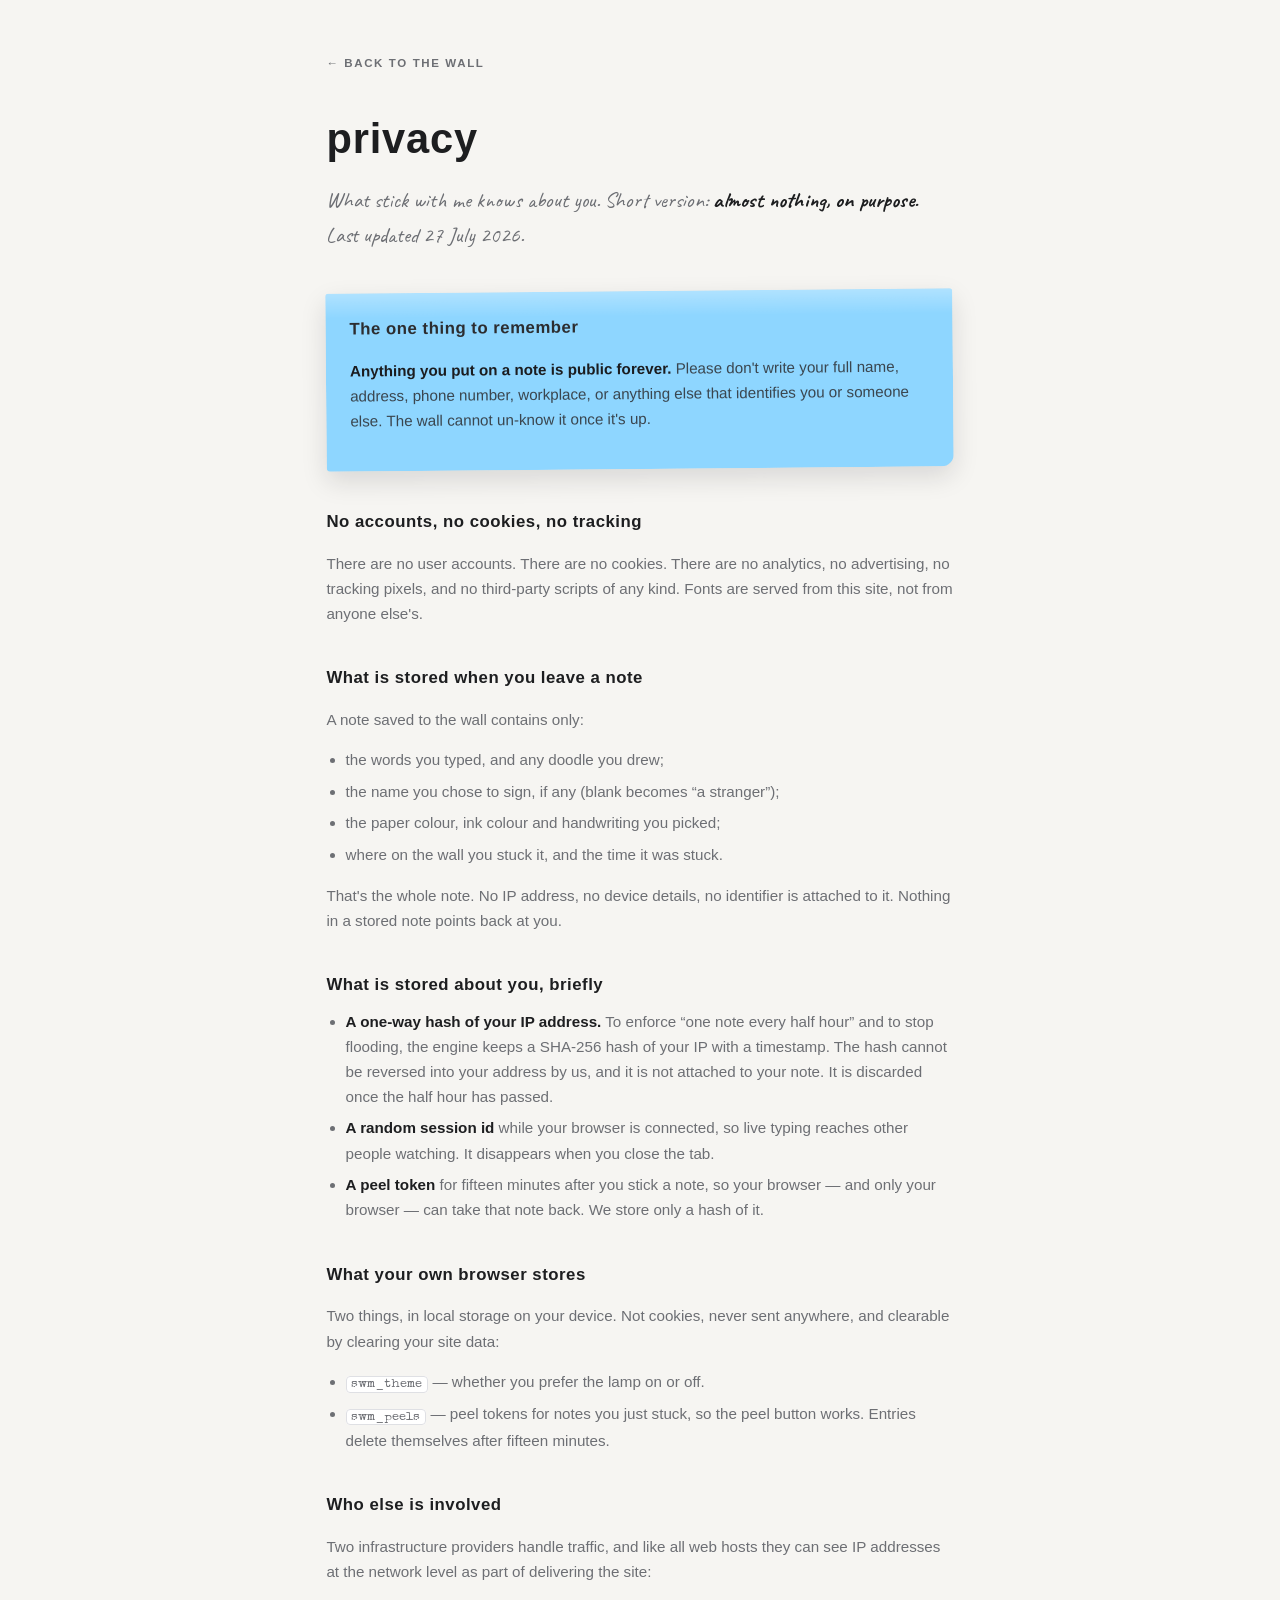
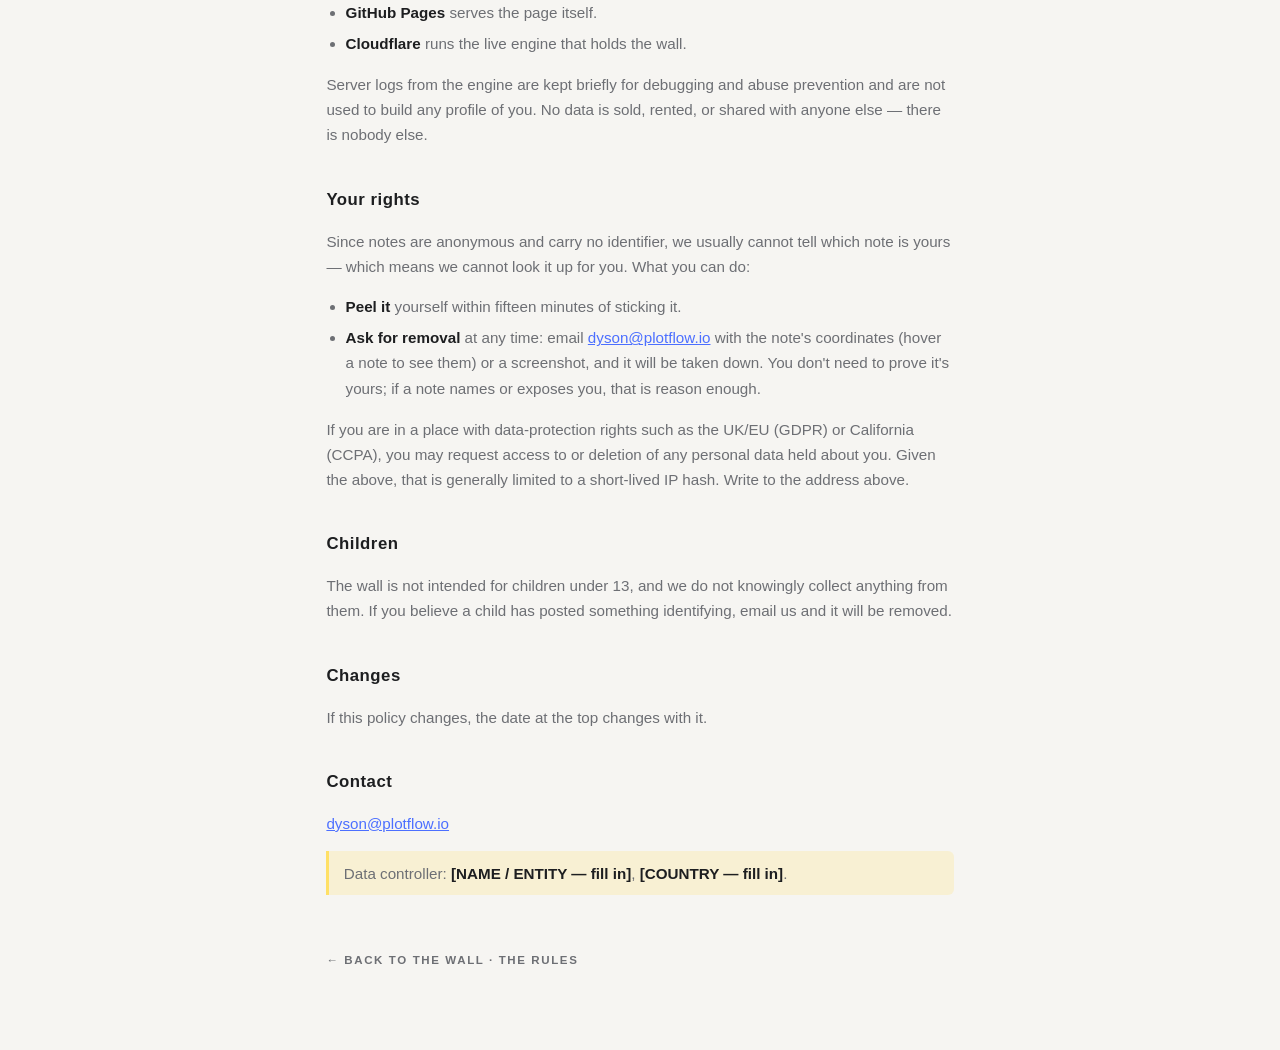
<file: privacy.html>
<!DOCTYPE html>
<html lang="en">
<head>
  <meta charset="utf-8">
  <meta name="viewport" content="width=device-width, initial-scale=1">
  <title>privacy — stick with me</title>
  <meta name="description" content="Privacy policy for stick-with-me.com.">
  <link rel="icon" href="assets/favicon.svg" type="image/svg+xml">
  <link rel="stylesheet" href="styles.css">
  <script>
    (function () {
      var t = localStorage.getItem('swm_theme');
      if (t === 'night') document.documentElement.setAttribute('data-theme', 'night');
    })();
  </script>
</head>
<body class="docbody">

  <main class="doc">
    <p class="crumb"><a href="./">&larr; back to the wall</a></p>
    <h1>privacy</h1>
    <p class="lede">What stick with me knows about you. Short version: <strong>almost nothing, on purpose.</strong> Last updated 27 July 2026.</p>

    <section class="urgent quiet">
      <h2>The one thing to remember</h2>
      <p><strong>Anything you put on a note is public forever.</strong> Please don't write your full name, address, phone number, workplace, or anything else that identifies you or someone else. The wall cannot un-know it once it's up.</p>
    </section>

    <h2>No accounts, no cookies, no tracking</h2>
    <p>There are no user accounts. There are no cookies. There are no analytics, no advertising, no tracking pixels, and no third-party scripts of any kind. Fonts are served from this site, not from anyone else's.</p>

    <h2>What is stored when you leave a note</h2>
    <p>A note saved to the wall contains only:</p>
    <ul>
      <li>the words you typed, and any doodle you drew;</li>
      <li>the name you chose to sign, if any (blank becomes &ldquo;a stranger&rdquo;);</li>
      <li>the paper colour, ink colour and handwriting you picked;</li>
      <li>where on the wall you stuck it, and the time it was stuck.</li>
    </ul>
    <p>That's the whole note. No IP address, no device details, no identifier is attached to it. Nothing in a stored note points back at you.</p>

    <h2>What is stored about you, briefly</h2>
    <ul>
      <li><strong>A one-way hash of your IP address.</strong> To enforce &ldquo;one note every half hour&rdquo; and to stop flooding, the engine keeps a SHA-256 hash of your IP with a timestamp. The hash cannot be reversed into your address by us, and it is not attached to your note. It is discarded once the half hour has passed.</li>
      <li><strong>A random session id</strong> while your browser is connected, so live typing reaches other people watching. It disappears when you close the tab.</li>
      <li><strong>A peel token</strong> for fifteen minutes after you stick a note, so your browser — and only your browser — can take that note back. We store only a hash of it.</li>
    </ul>

    <h2>What your own browser stores</h2>
    <p>Two things, in local storage on your device. Not cookies, never sent anywhere, and clearable by clearing your site data:</p>
    <ul>
      <li><code>swm_theme</code> — whether you prefer the lamp on or off.</li>
      <li><code>swm_peels</code> — peel tokens for notes you just stuck, so the peel button works. Entries delete themselves after fifteen minutes.</li>
    </ul>

    <h2>Who else is involved</h2>
    <p>Two infrastructure providers handle traffic, and like all web hosts they can see IP addresses at the network level as part of delivering the site:</p>
    <ul>
      <li><strong>GitHub Pages</strong> serves the page itself.</li>
      <li><strong>Cloudflare</strong> runs the live engine that holds the wall.</li>
    </ul>
    <p>Server logs from the engine are kept briefly for debugging and abuse prevention and are not used to build any profile of you. No data is sold, rented, or shared with anyone else — there is nobody else.</p>

    <h2>Your rights</h2>
    <p>Since notes are anonymous and carry no identifier, we usually cannot tell which note is yours — which means we cannot look it up for you. What you can do:</p>
    <ul>
      <li><strong>Peel it</strong> yourself within fifteen minutes of sticking it.</li>
      <li><strong>Ask for removal</strong> at any time: email <a href="mailto:dyson@plotflow.io">dyson@plotflow.io</a> with the note's coordinates (hover a note to see them) or a screenshot, and it will be taken down. You don't need to prove it's yours; if a note names or exposes you, that is reason enough.</li>
    </ul>
    <p>If you are in a place with data-protection rights such as the UK/EU (GDPR) or California (CCPA), you may request access to or deletion of any personal data held about you. Given the above, that is generally limited to a short-lived IP hash. Write to the address above.</p>

    <h2>Children</h2>
    <p>The wall is not intended for children under 13, and we do not knowingly collect anything from them. If you believe a child has posted something identifying, email us and it will be removed.</p>

    <h2>Changes</h2>
    <p>If this policy changes, the date at the top changes with it.</p>

    <h2>Contact</h2>
    <p><a href="mailto:dyson@plotflow.io">dyson@plotflow.io</a></p>
    <p class="placeholder">Data controller: <strong>[NAME / ENTITY &mdash; fill in]</strong>, <strong>[COUNTRY &mdash; fill in]</strong>.</p>

    <p class="crumb bottom"><a href="./">&larr; back to the wall</a> &middot; <a href="terms.html">the rules</a></p>
  </main>

</body>
</html>
</file>
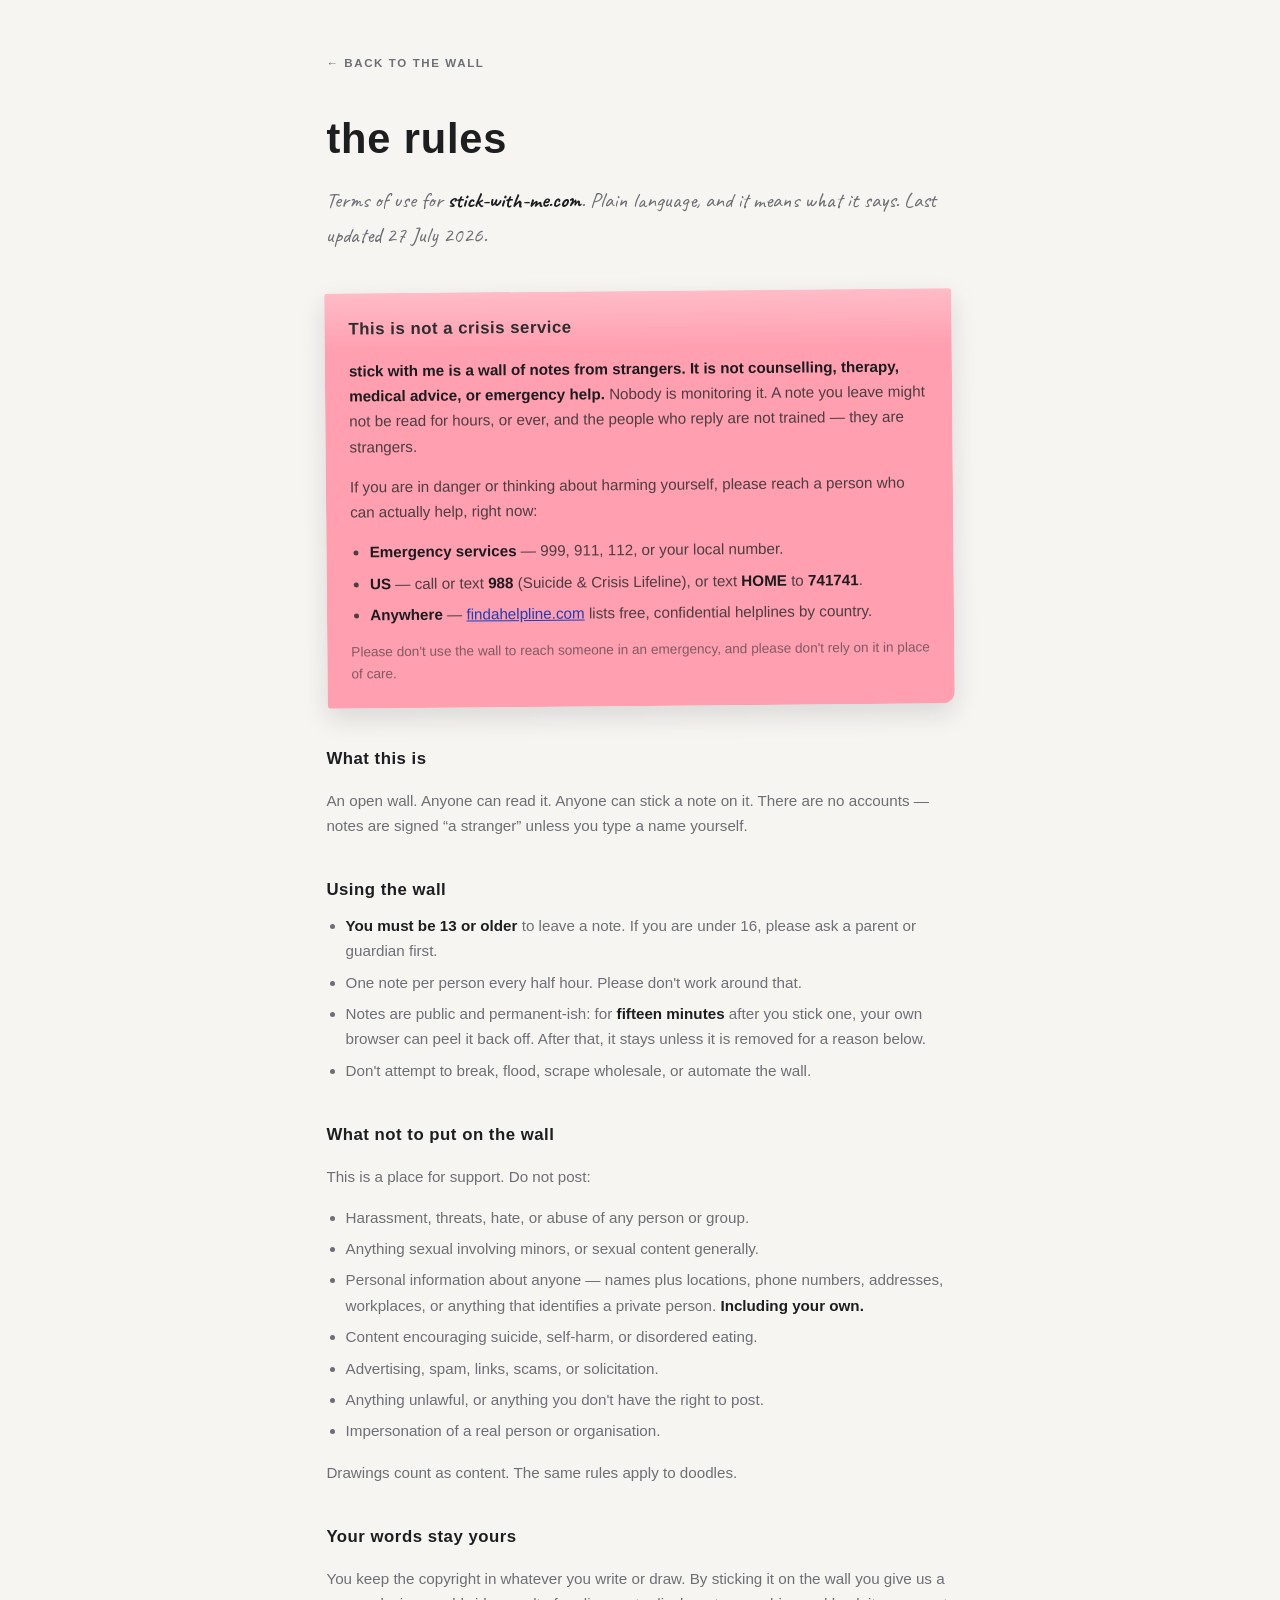
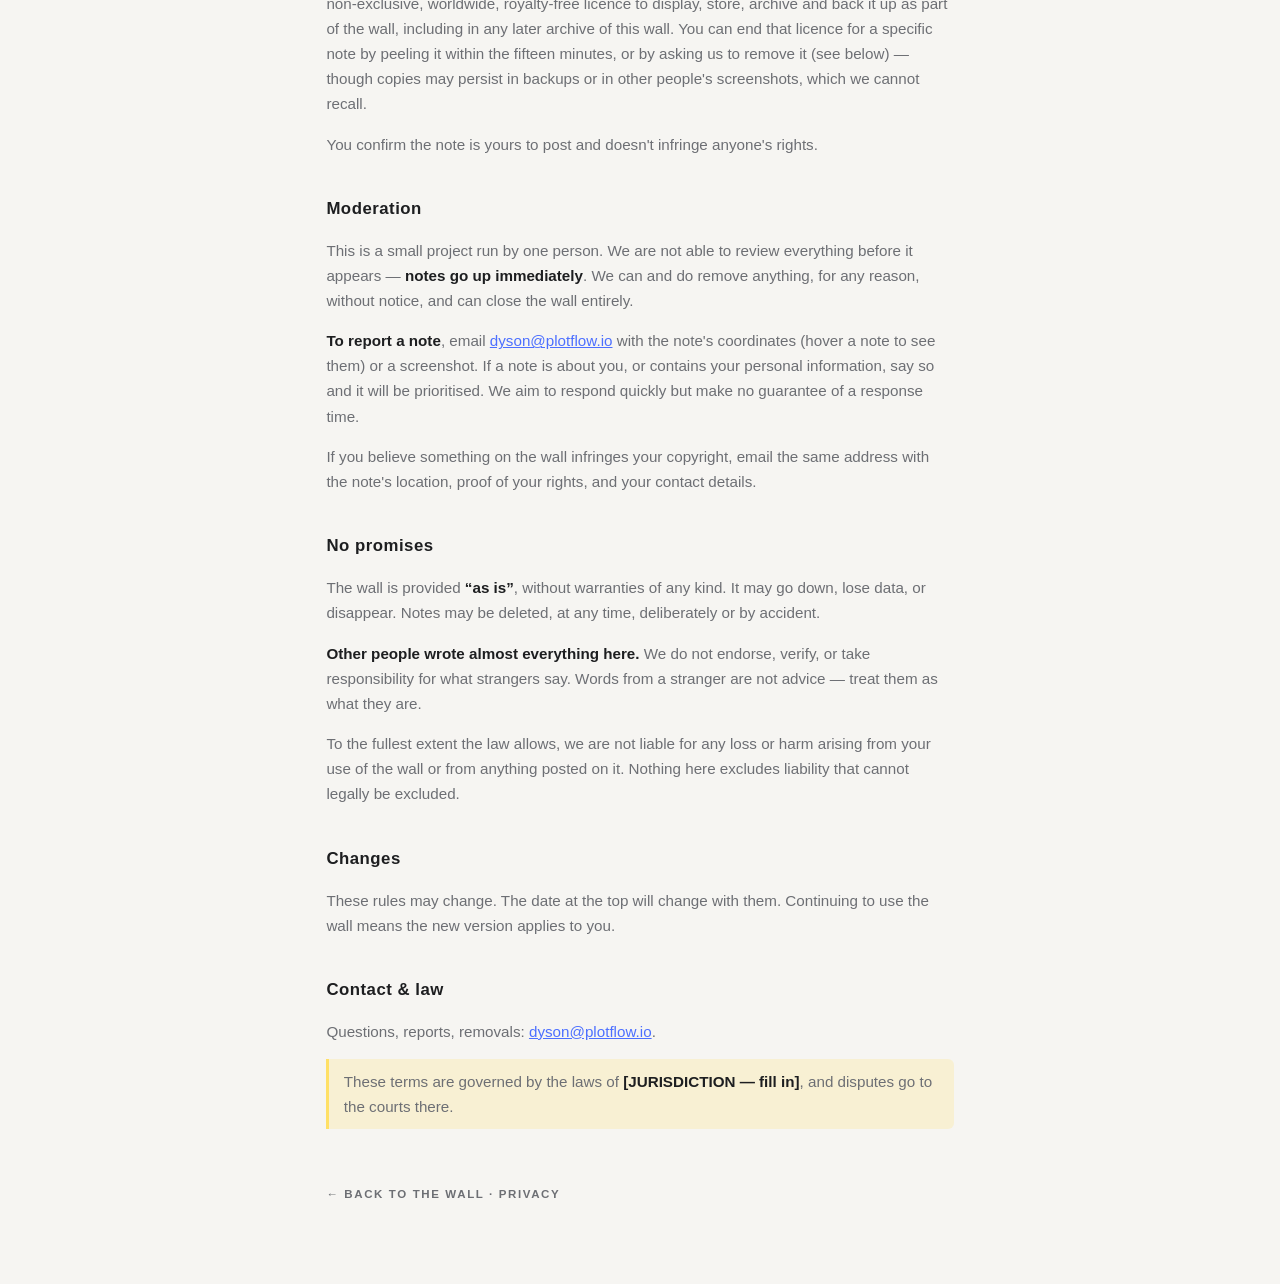
<file: terms.html>
<!DOCTYPE html>
<html lang="en">
<head>
  <meta charset="utf-8">
  <meta name="viewport" content="width=device-width, initial-scale=1">
  <title>the rules — stick with me</title>
  <meta name="description" content="Terms of use for stick-with-me.com.">
  <link rel="icon" href="assets/favicon.svg" type="image/svg+xml">
  <link rel="stylesheet" href="styles.css">
  <script>
    (function () {
      var t = localStorage.getItem('swm_theme');
      if (t === 'night') document.documentElement.setAttribute('data-theme', 'night');
    })();
  </script>
</head>
<body class="docbody">

  <main class="doc">
    <p class="crumb"><a href="./">&larr; back to the wall</a></p>
    <h1>the rules</h1>
    <p class="lede">Terms of use for <strong>stick-with-me.com</strong>. Plain language, and it means what it says. Last updated 27 July 2026.</p>

    <!-- ============ the important one ============ -->
    <section class="urgent" id="help">
      <h2>This is not a crisis service</h2>
      <p><strong>stick with me is a wall of notes from strangers. It is not counselling, therapy, medical advice, or emergency help.</strong> Nobody is monitoring it. A note you leave might not be read for hours, or ever, and the people who reply are not trained — they are strangers.</p>
      <p>If you are in danger or thinking about harming yourself, please reach a person who can actually help, right now:</p>
      <ul class="help">
        <li><strong>Emergency services</strong> — 999, 911, 112, or your local number.</li>
        <li><strong>US</strong> — call or text <strong>988</strong> (Suicide &amp; Crisis Lifeline), or text <strong>HOME</strong> to <strong>741741</strong>.</li>
        <li><strong>Anywhere</strong> — <a href="https://findahelpline.com" rel="noopener">findahelpline.com</a> lists free, confidential helplines by country.</li>
      </ul>
      <p class="fineprint">Please don't use the wall to reach someone in an emergency, and please don't rely on it in place of care.</p>
    </section>

    <h2>What this is</h2>
    <p>An open wall. Anyone can read it. Anyone can stick a note on it. There are no accounts — notes are signed &ldquo;a stranger&rdquo; unless you type a name yourself.</p>

    <h2>Using the wall</h2>
    <ul>
      <li><strong>You must be 13 or older</strong> to leave a note. If you are under 16, please ask a parent or guardian first.</li>
      <li>One note per person every half hour. Please don't work around that.</li>
      <li>Notes are public and permanent-ish: for <strong>fifteen minutes</strong> after you stick one, your own browser can peel it back off. After that, it stays unless it is removed for a reason below.</li>
      <li>Don't attempt to break, flood, scrape wholesale, or automate the wall.</li>
    </ul>

    <h2>What not to put on the wall</h2>
    <p>This is a place for support. Do not post:</p>
    <ul>
      <li>Harassment, threats, hate, or abuse of any person or group.</li>
      <li>Anything sexual involving minors, or sexual content generally.</li>
      <li>Personal information about anyone — names plus locations, phone numbers, addresses, workplaces, or anything that identifies a private person. <strong>Including your own.</strong></li>
      <li>Content encouraging suicide, self-harm, or disordered eating.</li>
      <li>Advertising, spam, links, scams, or solicitation.</li>
      <li>Anything unlawful, or anything you don't have the right to post.</li>
      <li>Impersonation of a real person or organisation.</li>
    </ul>
    <p>Drawings count as content. The same rules apply to doodles.</p>

    <h2>Your words stay yours</h2>
    <p>You keep the copyright in whatever you write or draw. By sticking it on the wall you give us a non-exclusive, worldwide, royalty-free licence to display, store, archive and back it up as part of the wall, including in any later archive of this wall. You can end that licence for a specific note by peeling it within the fifteen minutes, or by asking us to remove it (see below) — though copies may persist in backups or in other people's screenshots, which we cannot recall.</p>
    <p>You confirm the note is yours to post and doesn't infringe anyone's rights.</p>

    <h2>Moderation</h2>
    <p>This is a small project run by one person. We are not able to review everything before it appears — <strong>notes go up immediately</strong>. We can and do remove anything, for any reason, without notice, and can close the wall entirely.</p>
    <p><strong>To report a note</strong>, email <a href="mailto:dyson@plotflow.io">dyson@plotflow.io</a> with the note's coordinates (hover a note to see them) or a screenshot. If a note is about you, or contains your personal information, say so and it will be prioritised. We aim to respond quickly but make no guarantee of a response time.</p>
    <p>If you believe something on the wall infringes your copyright, email the same address with the note's location, proof of your rights, and your contact details.</p>

    <h2>No promises</h2>
    <p>The wall is provided <strong>&ldquo;as is&rdquo;</strong>, without warranties of any kind. It may go down, lose data, or disappear. Notes may be deleted, at any time, deliberately or by accident.</p>
    <p><strong>Other people wrote almost everything here.</strong> We do not endorse, verify, or take responsibility for what strangers say. Words from a stranger are not advice — treat them as what they are.</p>
    <p>To the fullest extent the law allows, we are not liable for any loss or harm arising from your use of the wall or from anything posted on it. Nothing here excludes liability that cannot legally be excluded.</p>

    <h2>Changes</h2>
    <p>These rules may change. The date at the top will change with them. Continuing to use the wall means the new version applies to you.</p>

    <h2>Contact &amp; law</h2>
    <p>Questions, reports, removals: <a href="mailto:dyson@plotflow.io">dyson@plotflow.io</a>.</p>
    <p class="placeholder">These terms are governed by the laws of <strong>[JURISDICTION &mdash; fill in]</strong>, and disputes go to the courts there.</p>

    <p class="crumb bottom"><a href="./">&larr; back to the wall</a> &middot; <a href="privacy.html">privacy</a></p>
  </main>

</body>
</html>
</file>
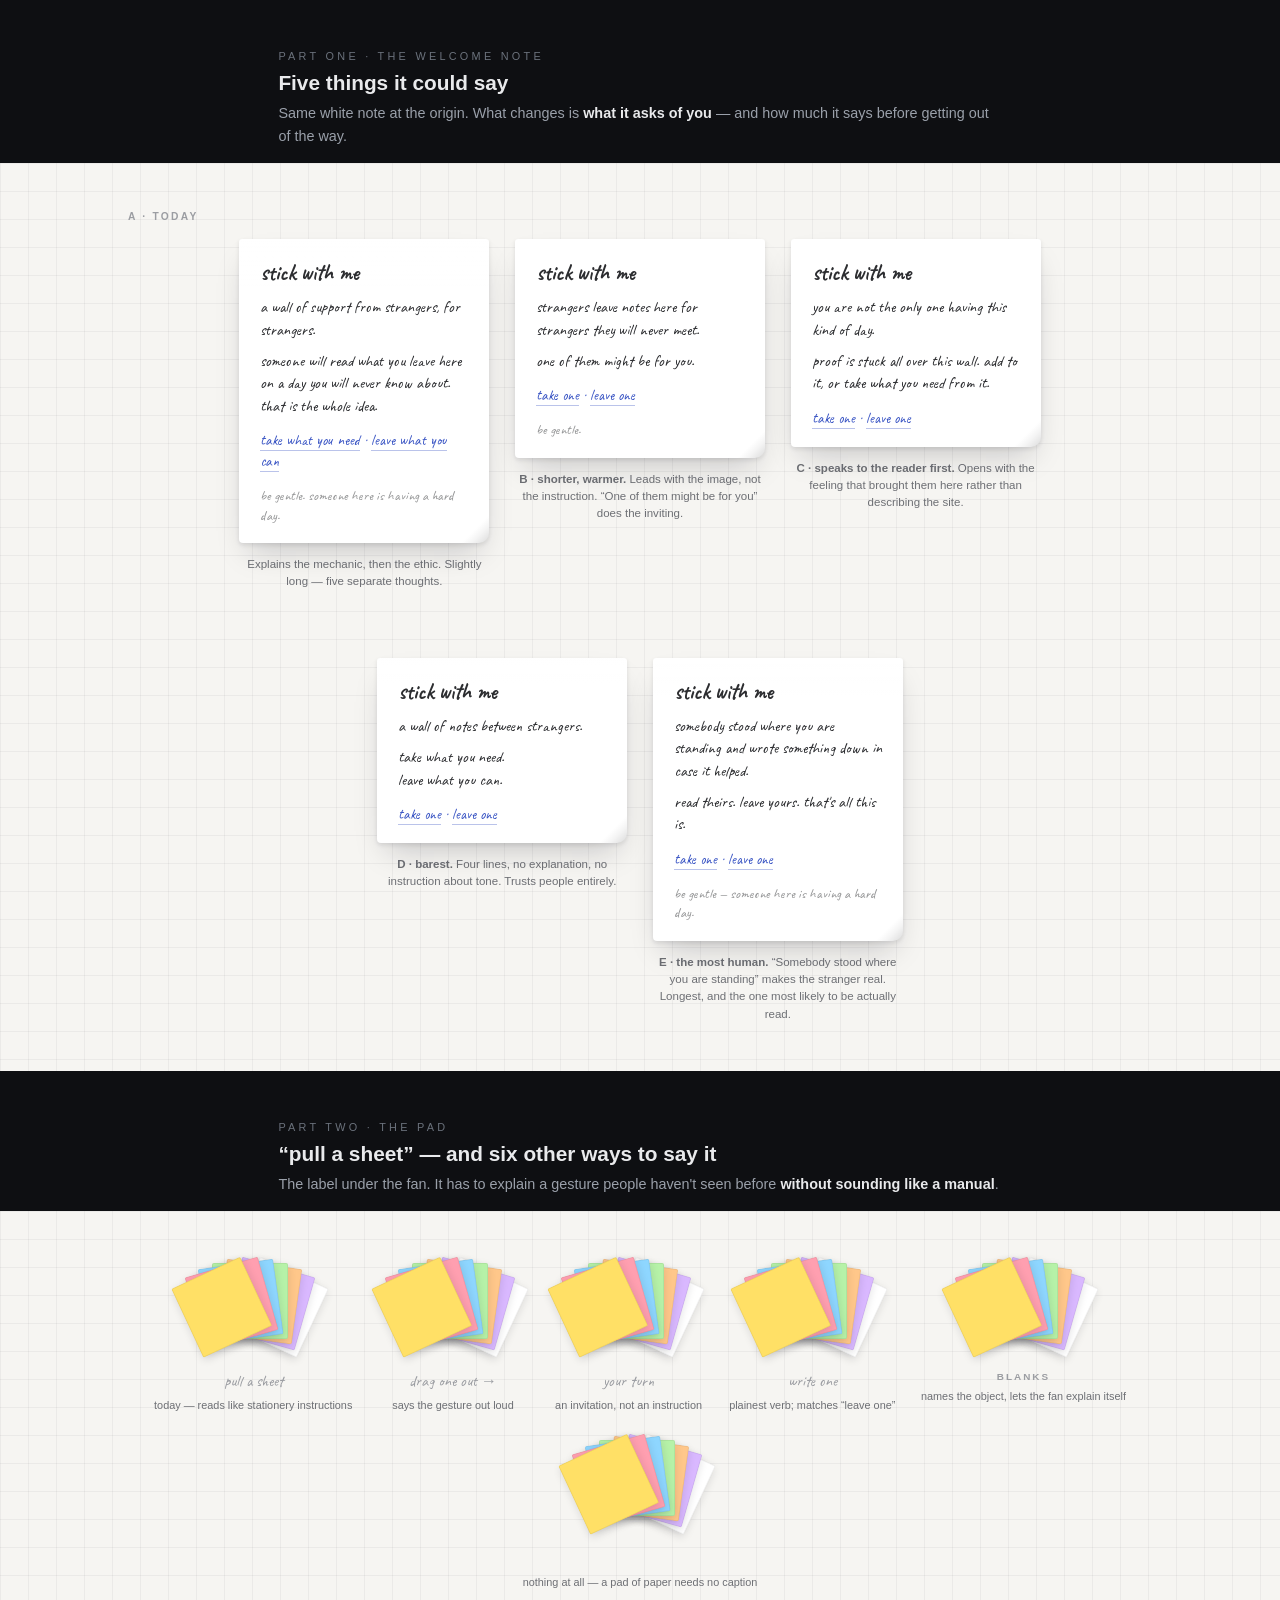
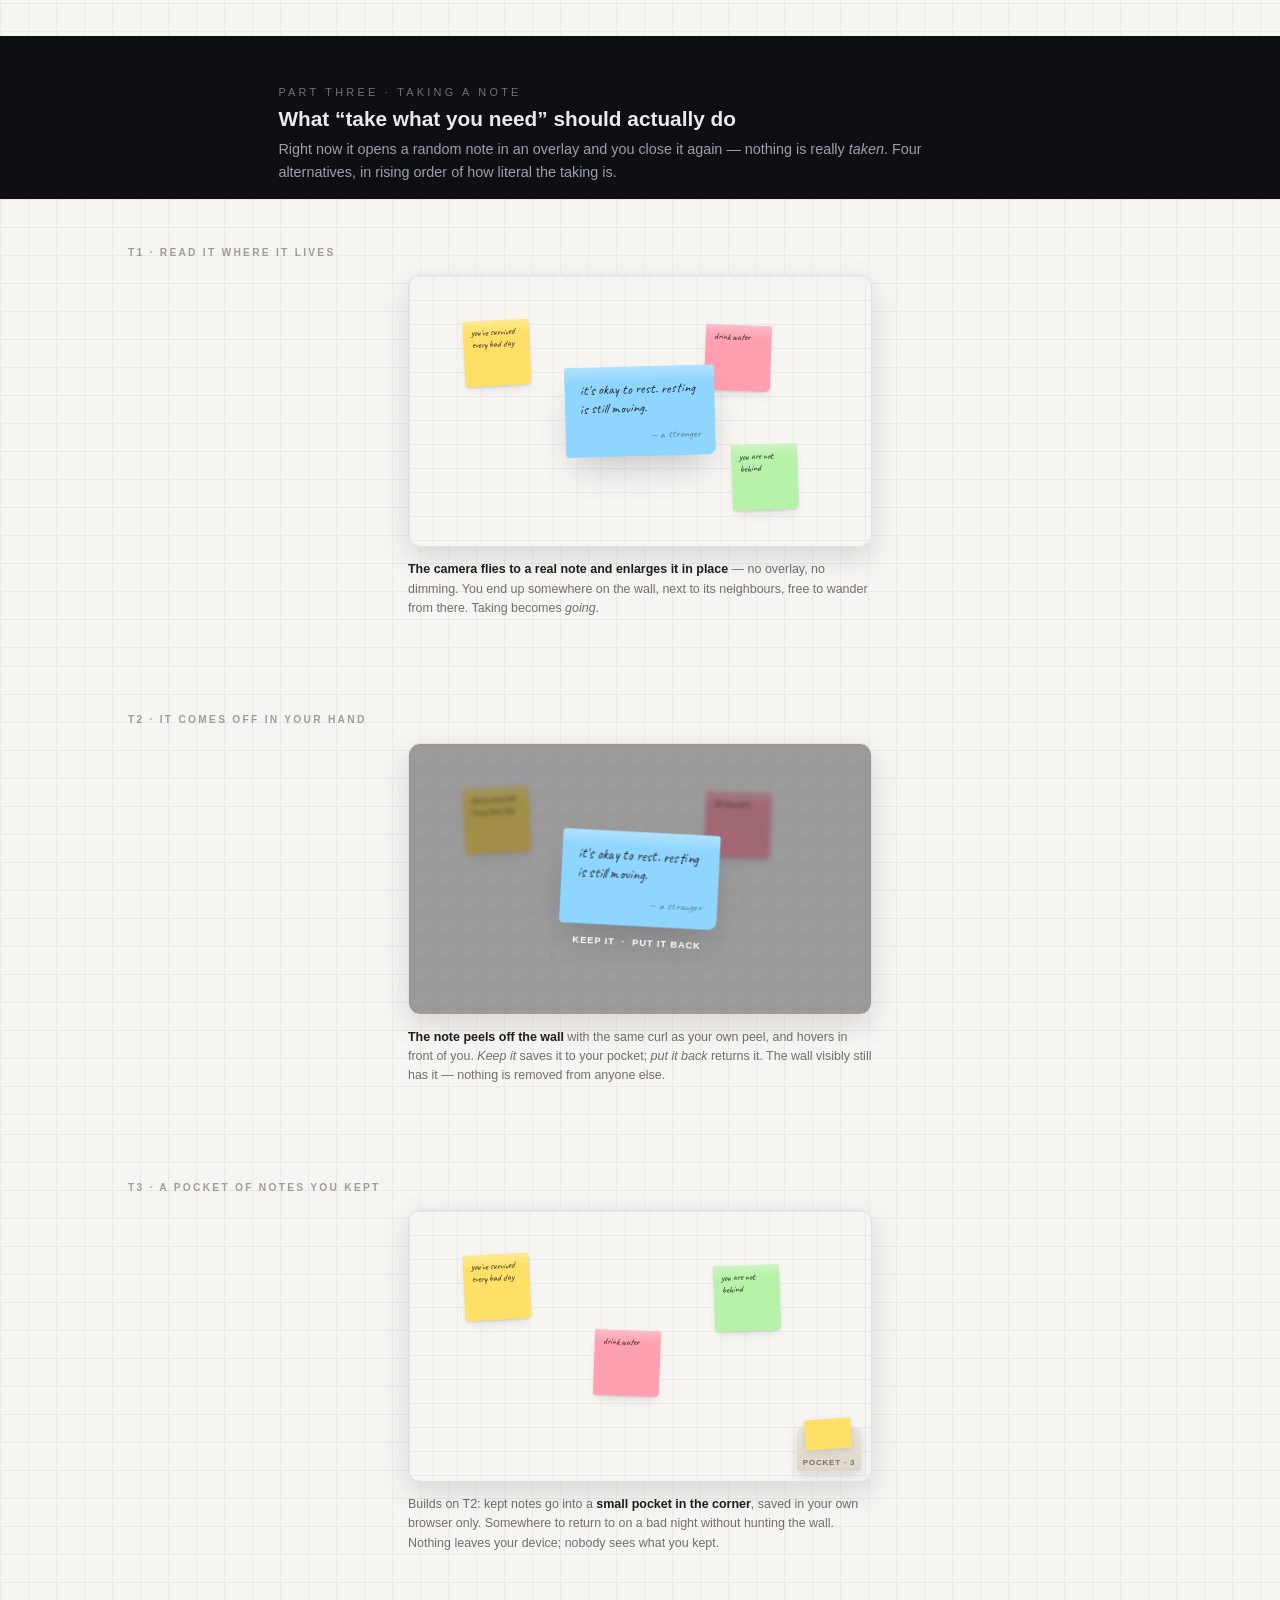
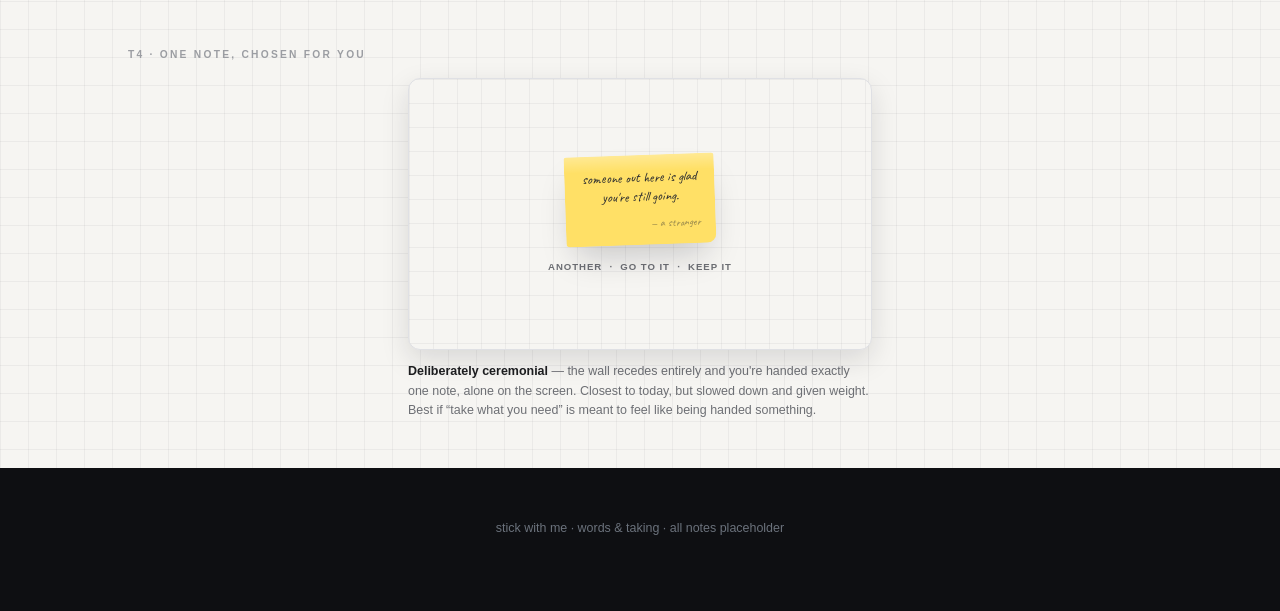
<file: mockups/copy.html>
<!DOCTYPE html>
<html lang="en">
<head>
<meta charset="utf-8">
<meta name="viewport" content="width=device-width, initial-scale=1">
<title>stick with me — words &amp; taking</title>
<style>
@font-face{font-family:"Caveat";src:url([data-uri]) format("woff2");font-display:swap}
@font-face{font-family:"Special Elite";src:url([data-uri]) format("woff2");font-display:swap}
:root{
  --hand:"Caveat",cursive; --type:"Special Elite",monospace;
  --sans:-apple-system,BlinkMacSystemFont,"Segoe UI",Arial,sans-serif;
  --blue:#4c6fff; --blue-deep:#3a55c4; --table:#f6f5f2; --grid:rgba(0,0,0,.045);
  --ink:#1d1e20; --dim:#6d6f74; --faint:#9b9da2; --card:#fff; --line:#dfe0e4;
  --sh:rgba(20,20,30,.13); --shb:rgba(20,20,30,.22);
}
*{box-sizing:border-box}
body{margin:0;background:#0e0f12;color:#e9eaec;font-family:var(--sans);-webkit-font-smoothing:antialiased}
.cap{max-width:48rem;margin:0 auto;padding:clamp(2rem,5vw,3rem) 1.4rem .9rem}
.cap .n{font-size:.68rem;letter-spacing:.3em;text-transform:uppercase;color:#6b727c}
.cap h2{margin:.35rem 0 .45rem;font-size:1.3rem;font-weight:700}
.cap p{margin:0;color:#9aa0aa;font-size:.9rem;line-height:1.6}
.cap b{color:#e9eaec}
.foot{padding:2.5rem 1.4rem 4rem;text-align:center;color:#6b727c;font-size:.78rem}
.sec{background:var(--table);padding:clamp(2rem,5vw,3rem) 1.4rem;
  background-image:linear-gradient(var(--grid) 1px,transparent 1px),linear-gradient(90deg,var(--grid) 1px,transparent 1px);
  background-size:28px 28px}
.lab{max-width:64rem;margin:0 auto 1.1rem;font-size:.64rem;font-weight:800;letter-spacing:.22em;text-transform:uppercase;color:var(--faint)}
.grid{max-width:64rem;margin:0 auto;display:flex;gap:1.6rem;flex-wrap:wrap;justify-content:center;align-items:flex-start}

/* a welcome note */
.wn{width:250px;font-family:var(--hand);color:#2c2d30;padding:20px 21px 18px;
  background:linear-gradient(180deg,rgba(255,255,255,.34),rgba(255,255,255,0) 16%),#fff;
  border-radius:3px 3px 10px 4px;position:relative;
  box-shadow:0 2px 4px rgba(20,20,30,.1),0 16px 30px -10px var(--shb)}
.wn::after{content:"";position:absolute;right:0;bottom:0;width:30px;height:30px;
  background:linear-gradient(315deg,rgba(0,0,0,.14),rgba(0,0,0,.04) 30%,rgba(255,255,255,.3) 46%,transparent 62%);
  border-radius:0 0 10px 0}
.wn .t{display:block;font-weight:700;font-size:22px;margin-bottom:9px}
.wn p{margin:0 0 9px;font-size:16px;line-height:1.4}
.wn .acts{margin:13px 0 0;font-size:15px;color:var(--blue-deep)}
.wn .acts u{text-decoration:none;border-bottom:1px solid rgba(58,85,196,.35)}
.wn .foot2{margin:14px 0 0;font-size:14px;color:rgba(44,45,48,.5)}
.tag{max-width:250px;margin:.8rem auto 0;font-family:var(--sans);font-size:.72rem;line-height:1.5;color:var(--dim);text-align:center}

/* pads */
.padwrap{text-align:center}
.fan{position:relative;width:150px;height:104px;margin:0 auto}
.fan i{position:absolute;left:34px;top:4px;width:76px;height:76px;border-radius:2px;display:block;
  border:1px solid rgba(0,0,0,.06);box-shadow:0 3px 8px var(--sh);transform-origin:50% 138%}
.padcap{margin:.5rem 0 0;font-family:var(--hand);font-size:1rem;color:var(--faint)}
.padcap.sans{font-family:var(--sans);font-size:.62rem;font-weight:700;letter-spacing:.2em;text-transform:uppercase}
.padnote{margin:.5rem 0 0;font-size:.68rem;color:var(--dim)}

/* take-flows */
.screen{position:relative;width:min(29rem,92vw);height:17rem;border:1px solid var(--line);border-radius:12px;
  background:var(--table);overflow:hidden;
  background-image:linear-gradient(var(--grid) 1px,transparent 1px),linear-gradient(90deg,var(--grid) 1px,transparent 1px);
  background-size:24px 24px;box-shadow:0 10px 28px var(--sh)}
.mini{position:absolute;width:66px;height:66px;border-radius:2px 2px 5px 3px;font-family:var(--hand);font-size:9.5px;
  color:#2c2d30;padding:7px 8px;line-height:1.22;
  background:linear-gradient(180deg,rgba(255,255,255,.3),rgba(255,255,255,0) 20%),var(--p,#ffe066);
  box-shadow:0 1px 2px rgba(20,20,30,.1),0 6px 12px -5px var(--sh)}
.flowcap{max-width:29rem;margin:.8rem auto 0;font-size:.78rem;line-height:1.55;color:var(--dim)}
.flowcap b{color:var(--ink)}
.pill{position:absolute;font-family:var(--sans);font-size:.6rem;font-weight:800;letter-spacing:.1em;
  text-transform:uppercase;border-radius:999px;padding:.3rem .7rem;background:var(--blue);color:#fff}
.bigmini{position:absolute;left:50%;top:50%;transform:translate(-50%,-50%) rotate(-1.5deg);width:150px;
  font-family:var(--hand);font-size:14px;line-height:1.35;color:#2c2d30;padding:14px 15px;
  background:linear-gradient(180deg,rgba(255,255,255,.3),rgba(255,255,255,0) 18%),var(--p,#8ed6ff);
  border-radius:3px 3px 9px 4px;box-shadow:0 18px 34px -10px var(--shb);z-index:9}
.dim{position:absolute;inset:0;background:rgba(20,21,26,.4);backdrop-filter:blur(2px);z-index:8}
.pocket{position:absolute;right:10px;bottom:10px;width:64px;height:44px;border-radius:6px 6px 3px 3px;
  background:linear-gradient(#e8e4da,#dcd7c9);box-shadow:0 5px 12px var(--sh);z-index:9}
.pocket span{position:absolute;left:0;right:0;bottom:4px;text-align:center;font-family:var(--sans);
  font-size:.5rem;font-weight:800;letter-spacing:.1em;text-transform:uppercase;color:#7a7263}
.pocket i{position:absolute;left:8px;top:-8px;width:46px;height:30px;border-radius:2px;background:#ffe066;
  box-shadow:0 2px 6px var(--sh);transform:rotate(-4deg)}
</style>
</head>
<body>

<!-- ══════════════ WELCOME COPY ══════════════ -->
<div class="cap">
  <p class="n">part one &middot; the welcome note</p>
  <h2>Five things it could say</h2>
  <p>Same white note at the origin. What changes is <b>what it asks of you</b> — and how much it says before getting out of the way.</p>
</div>

<section class="sec">
  <p class="lab">a &middot; today</p>
  <div class="grid">
    <div>
      <div class="wn">
        <span class="t">stick with me</span>
        <p>a wall of support from strangers, for strangers.</p>
        <p>someone will read what you leave here on a day you will never know about. that is the whole idea.</p>
        <p class="acts"><u>take what you need</u> · <u>leave what you can</u></p>
        <p class="foot2">be gentle. someone here is having a hard day.</p>
      </div>
      <p class="tag">Explains the mechanic, then the ethic. Slightly long — five separate thoughts.</p>
    </div>

    <div>
      <div class="wn">
        <span class="t">stick with me</span>
        <p>strangers leave notes here for strangers they will never meet.</p>
        <p>one of them might be for you.</p>
        <p class="acts"><u>take one</u> · <u>leave one</u></p>
        <p class="foot2">be gentle.</p>
      </div>
      <p class="tag"><b>B · shorter, warmer.</b> Leads with the image, not the instruction. &ldquo;One of them might be for you&rdquo; does the inviting.</p>
    </div>

    <div>
      <div class="wn">
        <span class="t">stick with me</span>
        <p>you are not the only one having this kind of day.</p>
        <p>proof is stuck all over this wall. add to it, or take what you need from it.</p>
        <p class="acts"><u>take one</u> · <u>leave one</u></p>
      </div>
      <p class="tag"><b>C · speaks to the reader first.</b> Opens with the feeling that brought them here rather than describing the site.</p>
    </div>
  </div>
</section>

<section class="sec" style="padding-top:1.2rem">
  <div class="grid">
    <div>
      <div class="wn">
        <span class="t">stick with me</span>
        <p>a wall of notes between strangers.</p>
        <p>take what you need.<br>leave what you can.</p>
        <p class="acts"><u>take one</u> · <u>leave one</u></p>
      </div>
      <p class="tag"><b>D · barest.</b> Four lines, no explanation, no instruction about tone. Trusts people entirely.</p>
    </div>

    <div>
      <div class="wn">
        <span class="t">stick with me</span>
        <p>somebody stood where you are standing and wrote something down in case it helped.</p>
        <p>read theirs. leave yours. that's all this is.</p>
        <p class="acts"><u>take one</u> · <u>leave one</u></p>
        <p class="foot2">be gentle — someone here is having a hard day.</p>
      </div>
      <p class="tag"><b>E · the most human.</b> &ldquo;Somebody stood where you are standing&rdquo; makes the stranger real. Longest, and the one most likely to be actually read.</p>
    </div>
  </div>
</section>

<!-- ══════════════ PAD COPY ══════════════ -->
<div class="cap">
  <p class="n">part two &middot; the pad</p>
  <h2>&ldquo;pull a sheet&rdquo; &mdash; and six other ways to say it</h2>
  <p>The label under the fan. It has to explain a gesture people haven't seen before <b>without sounding like a manual</b>.</p>
</div>

<section class="sec">
  <div class="grid">
    <div class="padwrap"><div class="fan">
      <i style="background:#ffe066;transform:rotate(-25deg);z-index:7"></i><i style="background:#ff9fb0;transform:rotate(-16deg);z-index:6"></i>
      <i style="background:#8ed6ff;transform:rotate(-8deg);z-index:5"></i><i style="background:#b6f2a8;transform:rotate(0deg);z-index:4"></i>
      <i style="background:#ffc78a;transform:rotate(8deg);z-index:3"></i><i style="background:#d9b8ff;transform:rotate(16deg);z-index:2"></i>
      <i style="background:#fff;transform:rotate(25deg);z-index:1"></i></div>
      <p class="padcap">pull a sheet</p><p class="padnote">today &mdash; reads like stationery instructions</p></div>

    <div class="padwrap"><div class="fan">
      <i style="background:#ffe066;transform:rotate(-25deg);z-index:7"></i><i style="background:#ff9fb0;transform:rotate(-16deg);z-index:6"></i>
      <i style="background:#8ed6ff;transform:rotate(-8deg);z-index:5"></i><i style="background:#b6f2a8;transform:rotate(0deg);z-index:4"></i>
      <i style="background:#ffc78a;transform:rotate(8deg);z-index:3"></i><i style="background:#d9b8ff;transform:rotate(16deg);z-index:2"></i>
      <i style="background:#fff;transform:rotate(25deg);z-index:1"></i></div>
      <p class="padcap">drag one out &rarr;</p><p class="padnote">says the gesture out loud</p></div>

    <div class="padwrap"><div class="fan">
      <i style="background:#ffe066;transform:rotate(-25deg);z-index:7"></i><i style="background:#ff9fb0;transform:rotate(-16deg);z-index:6"></i>
      <i style="background:#8ed6ff;transform:rotate(-8deg);z-index:5"></i><i style="background:#b6f2a8;transform:rotate(0deg);z-index:4"></i>
      <i style="background:#ffc78a;transform:rotate(8deg);z-index:3"></i><i style="background:#d9b8ff;transform:rotate(16deg);z-index:2"></i>
      <i style="background:#fff;transform:rotate(25deg);z-index:1"></i></div>
      <p class="padcap">your turn</p><p class="padnote">an invitation, not an instruction</p></div>

    <div class="padwrap"><div class="fan">
      <i style="background:#ffe066;transform:rotate(-25deg);z-index:7"></i><i style="background:#ff9fb0;transform:rotate(-16deg);z-index:6"></i>
      <i style="background:#8ed6ff;transform:rotate(-8deg);z-index:5"></i><i style="background:#b6f2a8;transform:rotate(0deg);z-index:4"></i>
      <i style="background:#ffc78a;transform:rotate(8deg);z-index:3"></i><i style="background:#d9b8ff;transform:rotate(16deg);z-index:2"></i>
      <i style="background:#fff;transform:rotate(25deg);z-index:1"></i></div>
      <p class="padcap">write one</p><p class="padnote">plainest verb; matches &ldquo;leave one&rdquo;</p></div>

    <div class="padwrap"><div class="fan">
      <i style="background:#ffe066;transform:rotate(-25deg);z-index:7"></i><i style="background:#ff9fb0;transform:rotate(-16deg);z-index:6"></i>
      <i style="background:#8ed6ff;transform:rotate(-8deg);z-index:5"></i><i style="background:#b6f2a8;transform:rotate(0deg);z-index:4"></i>
      <i style="background:#ffc78a;transform:rotate(8deg);z-index:3"></i><i style="background:#d9b8ff;transform:rotate(16deg);z-index:2"></i>
      <i style="background:#fff;transform:rotate(25deg);z-index:1"></i></div>
      <p class="padcap sans">blanks</p><p class="padnote">names the object, lets the fan explain itself</p></div>

    <div class="padwrap"><div class="fan">
      <i style="background:#ffe066;transform:rotate(-25deg);z-index:7"></i><i style="background:#ff9fb0;transform:rotate(-16deg);z-index:6"></i>
      <i style="background:#8ed6ff;transform:rotate(-8deg);z-index:5"></i><i style="background:#b6f2a8;transform:rotate(0deg);z-index:4"></i>
      <i style="background:#ffc78a;transform:rotate(8deg);z-index:3"></i><i style="background:#d9b8ff;transform:rotate(16deg);z-index:2"></i>
      <i style="background:#fff;transform:rotate(25deg);z-index:1"></i></div>
      <p class="padcap">&nbsp;</p><p class="padnote">nothing at all &mdash; a pad of paper needs no caption</p></div>
  </div>
</section>

<!-- ══════════════ TAKING ══════════════ -->
<div class="cap">
  <p class="n">part three &middot; taking a note</p>
  <h2>What &ldquo;take what you need&rdquo; should actually do</h2>
  <p>Right now it opens a random note in an overlay and you close it again — nothing is really <em>taken</em>. Four alternatives, in rising order of how literal the taking is.</p>
</div>

<section class="sec">
  <p class="lab">t1 &middot; read it where it lives</p>
  <div class="grid"><div>
    <div class="screen">
      <span class="mini" style="--p:#ffe066;left:12%;top:16%;transform:rotate(-3deg)">you've survived every bad day</span>
      <span class="mini" style="--p:#ff9fb0;left:64%;top:18%;transform:rotate(2deg)">drink water</span>
      <span class="mini" style="--p:#b6f2a8;left:70%;top:62%;transform:rotate(-2deg)">you are not behind</span>
      <div class="bigmini" style="--p:#8ed6ff">it's okay to rest. resting is still moving.
        <span style="display:block;margin-top:9px;font-size:11px;opacity:.5;text-align:right">— a stranger</span></div>
    </div>
    <p class="flowcap"><b>The camera flies to a real note and enlarges it in place</b> — no overlay, no dimming. You end up somewhere on the wall, next to its neighbours, free to wander from there. Taking becomes <em>going</em>.</p>
  </div></div>
</section>

<section class="sec">
  <p class="lab">t2 &middot; it comes off in your hand</p>
  <div class="grid"><div>
    <div class="screen">
      <span class="mini" style="--p:#ffe066;left:12%;top:16%;transform:rotate(-3deg)">you've survived every bad day</span>
      <span class="mini" style="--p:#ff9fb0;left:64%;top:18%;transform:rotate(2deg)">drink water</span>
      <div class="dim"></div>
      <div class="bigmini" style="--p:#8ed6ff;transform:translate(-50%,-50%) rotate(3deg) scale(1.05)">it's okay to rest. resting is still moving.
        <span style="display:block;margin-top:9px;font-size:11px;opacity:.5;text-align:right">— a stranger</span>
        <span style="position:absolute;left:0;right:0;bottom:-22px;text-align:center;font-family:var(--sans);font-size:.55rem;font-weight:800;letter-spacing:.1em;text-transform:uppercase;color:#fff">keep it &nbsp;·&nbsp; put it back</span></div>
    </div>
    <p class="flowcap"><b>The note peels off the wall</b> with the same curl as your own peel, and hovers in front of you. <em>Keep it</em> saves it to your pocket; <em>put it back</em> returns it. The wall visibly still has it — nothing is removed from anyone else.</p>
  </div></div>
</section>

<section class="sec">
  <p class="lab">t3 &middot; a pocket of notes you kept</p>
  <div class="grid"><div>
    <div class="screen">
      <span class="mini" style="--p:#ffe066;left:12%;top:16%;transform:rotate(-3deg)">you've survived every bad day</span>
      <span class="mini" style="--p:#ff9fb0;left:40%;top:44%;transform:rotate(2deg)">drink water</span>
      <span class="mini" style="--p:#b6f2a8;left:66%;top:20%;transform:rotate(-2deg)">you are not behind</span>
      <div class="pocket"><i></i><span>pocket · 3</span></div>
    </div>
    <p class="flowcap">Builds on T2: kept notes go into a <b>small pocket in the corner</b>, saved in your own browser only. Somewhere to return to on a bad night without hunting the wall. Nothing leaves your device; nobody sees what you kept.</p>
  </div></div>
</section>

<section class="sec">
  <p class="lab">t4 &middot; one note, chosen for you</p>
  <div class="grid"><div>
    <div class="screen" style="display:grid;place-items:center">
      <div style="text-align:center">
        <div class="bigmini" style="--p:#ffe066;position:static;transform:rotate(-2deg);margin:0 auto">someone out here is glad you're still going.
          <span style="display:block;margin-top:9px;font-size:11px;opacity:.5;text-align:right">— a stranger</span></div>
        <p style="font-family:var(--sans);font-size:.6rem;font-weight:800;letter-spacing:.1em;text-transform:uppercase;color:var(--dim);margin:1rem 0 0">another &nbsp;·&nbsp; go to it &nbsp;·&nbsp; keep it</p>
      </div>
    </div>
    <p class="flowcap"><b>Deliberately ceremonial</b> — the wall recedes entirely and you're handed exactly one note, alone on the screen. Closest to today, but slowed down and given weight. Best if &ldquo;take what you need&rdquo; is meant to feel like being handed something.</p>
  </div></div>
</section>

<p class="foot">stick with me &middot; words &amp; taking &middot; all notes placeholder</p>

</body>
</html>
</file>
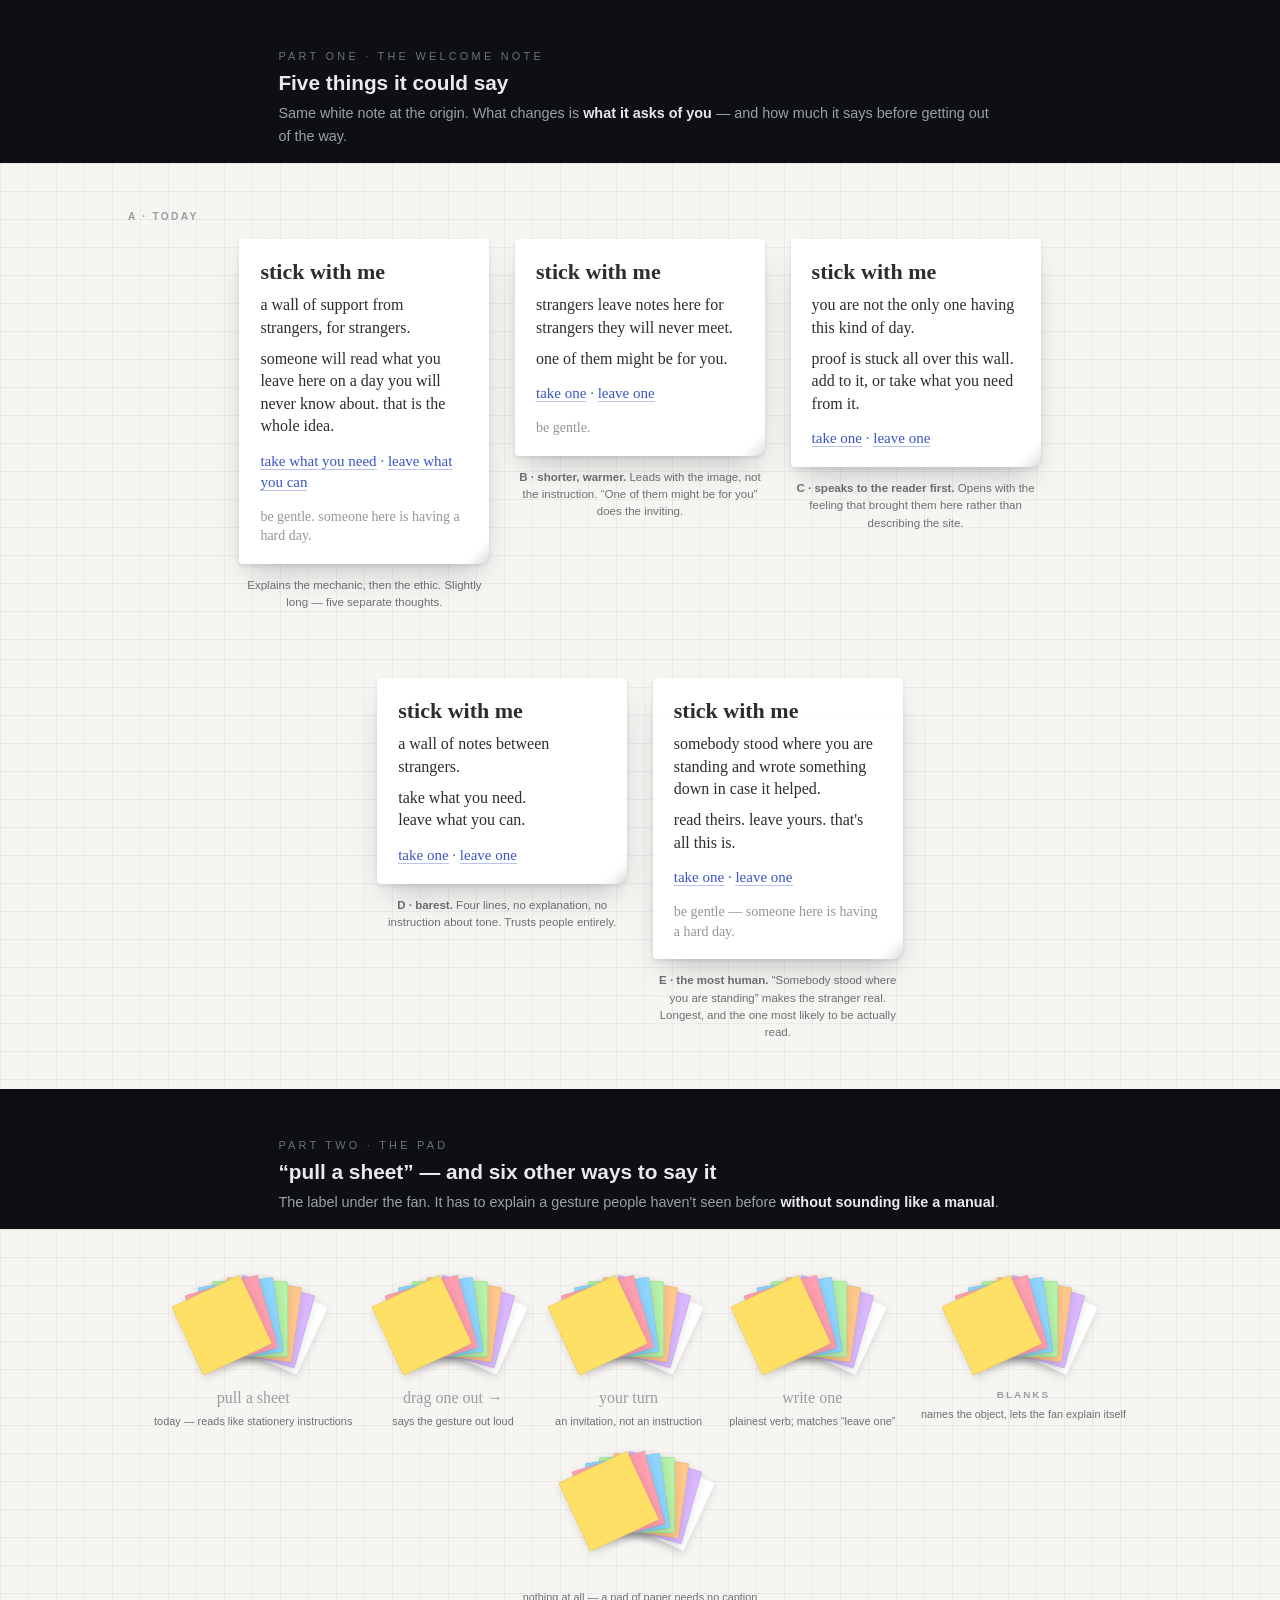
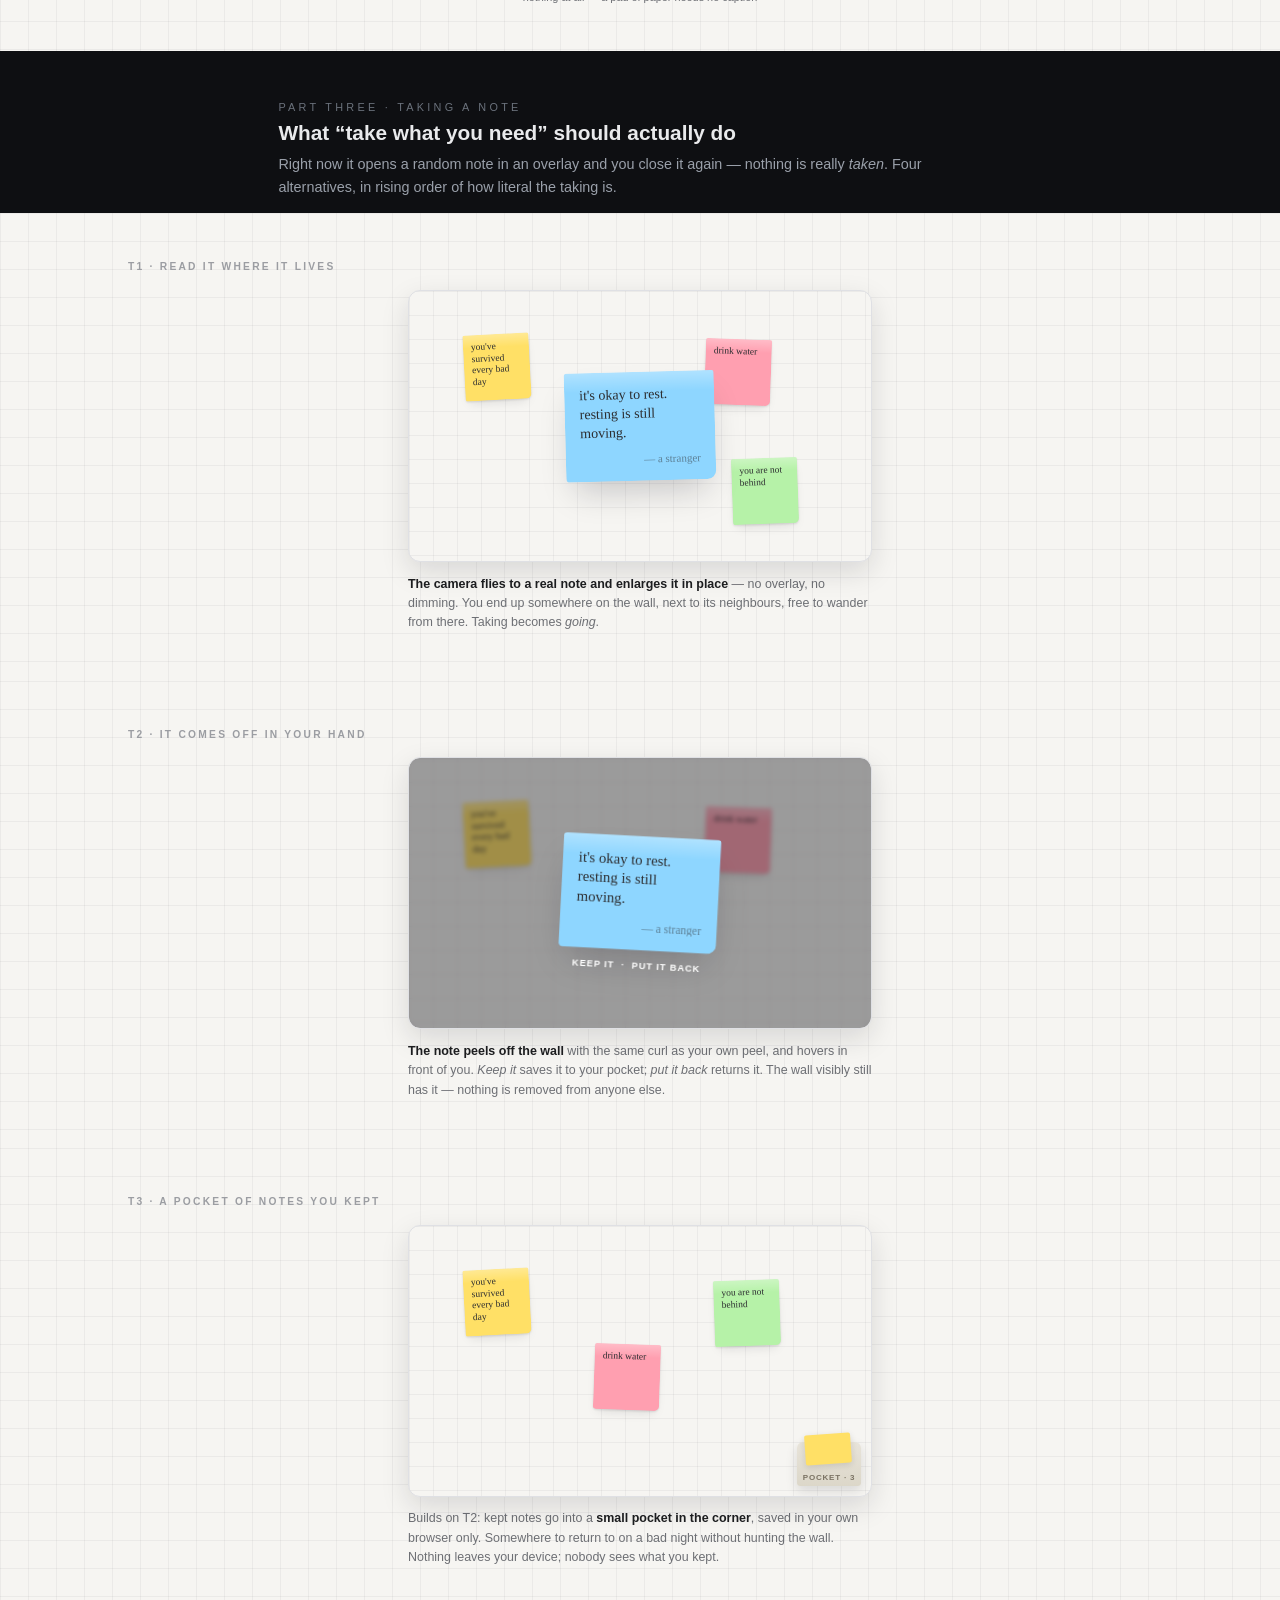
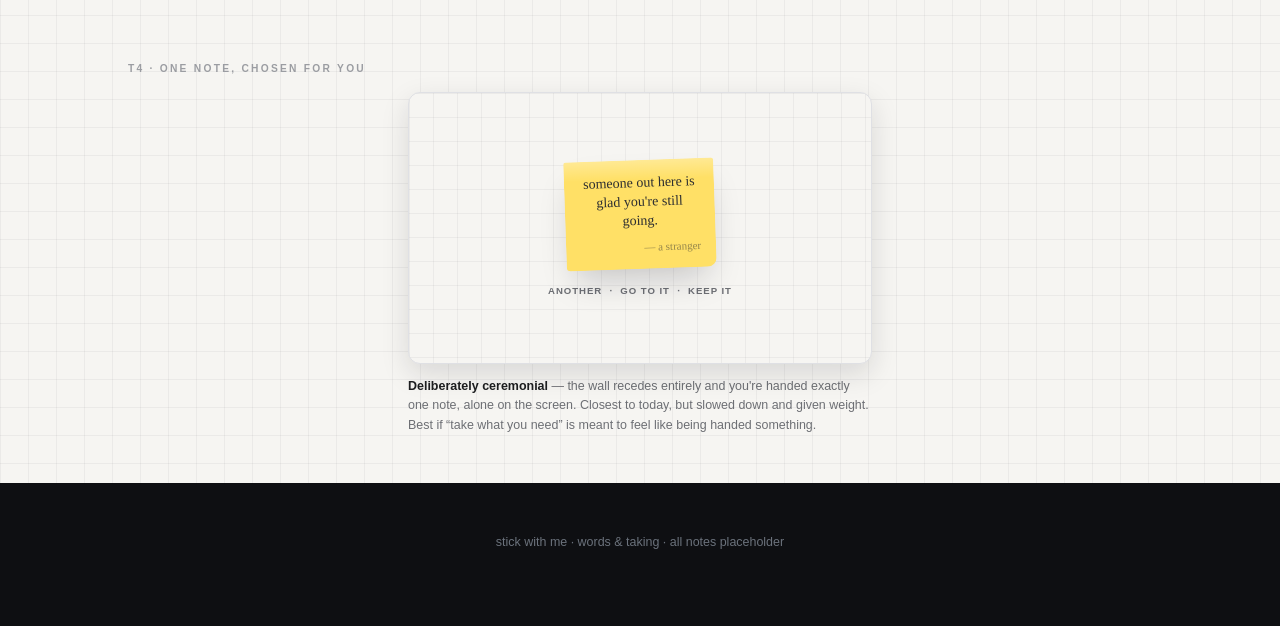
<file: mockups/copy.src.html>
<!DOCTYPE html>
<html lang="en">
<head>
<meta charset="utf-8">
<meta name="viewport" content="width=device-width, initial-scale=1">
<title>stick with me — words &amp; taking</title>
<style>
@font-face{font-family:"Caveat";src:url([data-uri]) format("woff2");font-display:swap}
@font-face{font-family:"Special Elite";src:url([data-uri]) format("woff2");font-display:swap}
:root{
  --hand:"Caveat",cursive; --type:"Special Elite",monospace;
  --sans:-apple-system,BlinkMacSystemFont,"Segoe UI",Arial,sans-serif;
  --blue:#4c6fff; --blue-deep:#3a55c4; --table:#f6f5f2; --grid:rgba(0,0,0,.045);
  --ink:#1d1e20; --dim:#6d6f74; --faint:#9b9da2; --card:#fff; --line:#dfe0e4;
  --sh:rgba(20,20,30,.13); --shb:rgba(20,20,30,.22);
}
*{box-sizing:border-box}
body{margin:0;background:#0e0f12;color:#e9eaec;font-family:var(--sans);-webkit-font-smoothing:antialiased}
.cap{max-width:48rem;margin:0 auto;padding:clamp(2rem,5vw,3rem) 1.4rem .9rem}
.cap .n{font-size:.68rem;letter-spacing:.3em;text-transform:uppercase;color:#6b727c}
.cap h2{margin:.35rem 0 .45rem;font-size:1.3rem;font-weight:700}
.cap p{margin:0;color:#9aa0aa;font-size:.9rem;line-height:1.6}
.cap b{color:#e9eaec}
.foot{padding:2.5rem 1.4rem 4rem;text-align:center;color:#6b727c;font-size:.78rem}
.sec{background:var(--table);padding:clamp(2rem,5vw,3rem) 1.4rem;
  background-image:linear-gradient(var(--grid) 1px,transparent 1px),linear-gradient(90deg,var(--grid) 1px,transparent 1px);
  background-size:28px 28px}
.lab{max-width:64rem;margin:0 auto 1.1rem;font-size:.64rem;font-weight:800;letter-spacing:.22em;text-transform:uppercase;color:var(--faint)}
.grid{max-width:64rem;margin:0 auto;display:flex;gap:1.6rem;flex-wrap:wrap;justify-content:center;align-items:flex-start}

/* a welcome note */
.wn{width:250px;font-family:var(--hand);color:#2c2d30;padding:20px 21px 18px;
  background:linear-gradient(180deg,rgba(255,255,255,.34),rgba(255,255,255,0) 16%),#fff;
  border-radius:3px 3px 10px 4px;position:relative;
  box-shadow:0 2px 4px rgba(20,20,30,.1),0 16px 30px -10px var(--shb)}
.wn::after{content:"";position:absolute;right:0;bottom:0;width:30px;height:30px;
  background:linear-gradient(315deg,rgba(0,0,0,.14),rgba(0,0,0,.04) 30%,rgba(255,255,255,.3) 46%,transparent 62%);
  border-radius:0 0 10px 0}
.wn .t{display:block;font-weight:700;font-size:22px;margin-bottom:9px}
.wn p{margin:0 0 9px;font-size:16px;line-height:1.4}
.wn .acts{margin:13px 0 0;font-size:15px;color:var(--blue-deep)}
.wn .acts u{text-decoration:none;border-bottom:1px solid rgba(58,85,196,.35)}
.wn .foot2{margin:14px 0 0;font-size:14px;color:rgba(44,45,48,.5)}
.tag{max-width:250px;margin:.8rem auto 0;font-family:var(--sans);font-size:.72rem;line-height:1.5;color:var(--dim);text-align:center}

/* pads */
.padwrap{text-align:center}
.fan{position:relative;width:150px;height:104px;margin:0 auto}
.fan i{position:absolute;left:34px;top:4px;width:76px;height:76px;border-radius:2px;display:block;
  border:1px solid rgba(0,0,0,.06);box-shadow:0 3px 8px var(--sh);transform-origin:50% 138%}
.padcap{margin:.5rem 0 0;font-family:var(--hand);font-size:1rem;color:var(--faint)}
.padcap.sans{font-family:var(--sans);font-size:.62rem;font-weight:700;letter-spacing:.2em;text-transform:uppercase}
.padnote{margin:.5rem 0 0;font-size:.68rem;color:var(--dim)}

/* take-flows */
.screen{position:relative;width:min(29rem,92vw);height:17rem;border:1px solid var(--line);border-radius:12px;
  background:var(--table);overflow:hidden;
  background-image:linear-gradient(var(--grid) 1px,transparent 1px),linear-gradient(90deg,var(--grid) 1px,transparent 1px);
  background-size:24px 24px;box-shadow:0 10px 28px var(--sh)}
.mini{position:absolute;width:66px;height:66px;border-radius:2px 2px 5px 3px;font-family:var(--hand);font-size:9.5px;
  color:#2c2d30;padding:7px 8px;line-height:1.22;
  background:linear-gradient(180deg,rgba(255,255,255,.3),rgba(255,255,255,0) 20%),var(--p,#ffe066);
  box-shadow:0 1px 2px rgba(20,20,30,.1),0 6px 12px -5px var(--sh)}
.flowcap{max-width:29rem;margin:.8rem auto 0;font-size:.78rem;line-height:1.55;color:var(--dim)}
.flowcap b{color:var(--ink)}
.pill{position:absolute;font-family:var(--sans);font-size:.6rem;font-weight:800;letter-spacing:.1em;
  text-transform:uppercase;border-radius:999px;padding:.3rem .7rem;background:var(--blue);color:#fff}
.bigmini{position:absolute;left:50%;top:50%;transform:translate(-50%,-50%) rotate(-1.5deg);width:150px;
  font-family:var(--hand);font-size:14px;line-height:1.35;color:#2c2d30;padding:14px 15px;
  background:linear-gradient(180deg,rgba(255,255,255,.3),rgba(255,255,255,0) 18%),var(--p,#8ed6ff);
  border-radius:3px 3px 9px 4px;box-shadow:0 18px 34px -10px var(--shb);z-index:9}
.dim{position:absolute;inset:0;background:rgba(20,21,26,.4);backdrop-filter:blur(2px);z-index:8}
.pocket{position:absolute;right:10px;bottom:10px;width:64px;height:44px;border-radius:6px 6px 3px 3px;
  background:linear-gradient(#e8e4da,#dcd7c9);box-shadow:0 5px 12px var(--sh);z-index:9}
.pocket span{position:absolute;left:0;right:0;bottom:4px;text-align:center;font-family:var(--sans);
  font-size:.5rem;font-weight:800;letter-spacing:.1em;text-transform:uppercase;color:#7a7263}
.pocket i{position:absolute;left:8px;top:-8px;width:46px;height:30px;border-radius:2px;background:#ffe066;
  box-shadow:0 2px 6px var(--sh);transform:rotate(-4deg)}
</style>
</head>
<body>

<!-- ══════════════ WELCOME COPY ══════════════ -->
<div class="cap">
  <p class="n">part one &middot; the welcome note</p>
  <h2>Five things it could say</h2>
  <p>Same white note at the origin. What changes is <b>what it asks of you</b> — and how much it says before getting out of the way.</p>
</div>

<section class="sec">
  <p class="lab">a &middot; today</p>
  <div class="grid">
    <div>
      <div class="wn">
        <span class="t">stick with me</span>
        <p>a wall of support from strangers, for strangers.</p>
        <p>someone will read what you leave here on a day you will never know about. that is the whole idea.</p>
        <p class="acts"><u>take what you need</u> · <u>leave what you can</u></p>
        <p class="foot2">be gentle. someone here is having a hard day.</p>
      </div>
      <p class="tag">Explains the mechanic, then the ethic. Slightly long — five separate thoughts.</p>
    </div>

    <div>
      <div class="wn">
        <span class="t">stick with me</span>
        <p>strangers leave notes here for strangers they will never meet.</p>
        <p>one of them might be for you.</p>
        <p class="acts"><u>take one</u> · <u>leave one</u></p>
        <p class="foot2">be gentle.</p>
      </div>
      <p class="tag"><b>B · shorter, warmer.</b> Leads with the image, not the instruction. &ldquo;One of them might be for you&rdquo; does the inviting.</p>
    </div>

    <div>
      <div class="wn">
        <span class="t">stick with me</span>
        <p>you are not the only one having this kind of day.</p>
        <p>proof is stuck all over this wall. add to it, or take what you need from it.</p>
        <p class="acts"><u>take one</u> · <u>leave one</u></p>
      </div>
      <p class="tag"><b>C · speaks to the reader first.</b> Opens with the feeling that brought them here rather than describing the site.</p>
    </div>
  </div>
</section>

<section class="sec" style="padding-top:1.2rem">
  <div class="grid">
    <div>
      <div class="wn">
        <span class="t">stick with me</span>
        <p>a wall of notes between strangers.</p>
        <p>take what you need.<br>leave what you can.</p>
        <p class="acts"><u>take one</u> · <u>leave one</u></p>
      </div>
      <p class="tag"><b>D · barest.</b> Four lines, no explanation, no instruction about tone. Trusts people entirely.</p>
    </div>

    <div>
      <div class="wn">
        <span class="t">stick with me</span>
        <p>somebody stood where you are standing and wrote something down in case it helped.</p>
        <p>read theirs. leave yours. that's all this is.</p>
        <p class="acts"><u>take one</u> · <u>leave one</u></p>
        <p class="foot2">be gentle — someone here is having a hard day.</p>
      </div>
      <p class="tag"><b>E · the most human.</b> &ldquo;Somebody stood where you are standing&rdquo; makes the stranger real. Longest, and the one most likely to be actually read.</p>
    </div>
  </div>
</section>

<!-- ══════════════ PAD COPY ══════════════ -->
<div class="cap">
  <p class="n">part two &middot; the pad</p>
  <h2>&ldquo;pull a sheet&rdquo; &mdash; and six other ways to say it</h2>
  <p>The label under the fan. It has to explain a gesture people haven't seen before <b>without sounding like a manual</b>.</p>
</div>

<section class="sec">
  <div class="grid">
    <div class="padwrap"><div class="fan">
      <i style="background:#ffe066;transform:rotate(-25deg);z-index:7"></i><i style="background:#ff9fb0;transform:rotate(-16deg);z-index:6"></i>
      <i style="background:#8ed6ff;transform:rotate(-8deg);z-index:5"></i><i style="background:#b6f2a8;transform:rotate(0deg);z-index:4"></i>
      <i style="background:#ffc78a;transform:rotate(8deg);z-index:3"></i><i style="background:#d9b8ff;transform:rotate(16deg);z-index:2"></i>
      <i style="background:#fff;transform:rotate(25deg);z-index:1"></i></div>
      <p class="padcap">pull a sheet</p><p class="padnote">today &mdash; reads like stationery instructions</p></div>

    <div class="padwrap"><div class="fan">
      <i style="background:#ffe066;transform:rotate(-25deg);z-index:7"></i><i style="background:#ff9fb0;transform:rotate(-16deg);z-index:6"></i>
      <i style="background:#8ed6ff;transform:rotate(-8deg);z-index:5"></i><i style="background:#b6f2a8;transform:rotate(0deg);z-index:4"></i>
      <i style="background:#ffc78a;transform:rotate(8deg);z-index:3"></i><i style="background:#d9b8ff;transform:rotate(16deg);z-index:2"></i>
      <i style="background:#fff;transform:rotate(25deg);z-index:1"></i></div>
      <p class="padcap">drag one out &rarr;</p><p class="padnote">says the gesture out loud</p></div>

    <div class="padwrap"><div class="fan">
      <i style="background:#ffe066;transform:rotate(-25deg);z-index:7"></i><i style="background:#ff9fb0;transform:rotate(-16deg);z-index:6"></i>
      <i style="background:#8ed6ff;transform:rotate(-8deg);z-index:5"></i><i style="background:#b6f2a8;transform:rotate(0deg);z-index:4"></i>
      <i style="background:#ffc78a;transform:rotate(8deg);z-index:3"></i><i style="background:#d9b8ff;transform:rotate(16deg);z-index:2"></i>
      <i style="background:#fff;transform:rotate(25deg);z-index:1"></i></div>
      <p class="padcap">your turn</p><p class="padnote">an invitation, not an instruction</p></div>

    <div class="padwrap"><div class="fan">
      <i style="background:#ffe066;transform:rotate(-25deg);z-index:7"></i><i style="background:#ff9fb0;transform:rotate(-16deg);z-index:6"></i>
      <i style="background:#8ed6ff;transform:rotate(-8deg);z-index:5"></i><i style="background:#b6f2a8;transform:rotate(0deg);z-index:4"></i>
      <i style="background:#ffc78a;transform:rotate(8deg);z-index:3"></i><i style="background:#d9b8ff;transform:rotate(16deg);z-index:2"></i>
      <i style="background:#fff;transform:rotate(25deg);z-index:1"></i></div>
      <p class="padcap">write one</p><p class="padnote">plainest verb; matches &ldquo;leave one&rdquo;</p></div>

    <div class="padwrap"><div class="fan">
      <i style="background:#ffe066;transform:rotate(-25deg);z-index:7"></i><i style="background:#ff9fb0;transform:rotate(-16deg);z-index:6"></i>
      <i style="background:#8ed6ff;transform:rotate(-8deg);z-index:5"></i><i style="background:#b6f2a8;transform:rotate(0deg);z-index:4"></i>
      <i style="background:#ffc78a;transform:rotate(8deg);z-index:3"></i><i style="background:#d9b8ff;transform:rotate(16deg);z-index:2"></i>
      <i style="background:#fff;transform:rotate(25deg);z-index:1"></i></div>
      <p class="padcap sans">blanks</p><p class="padnote">names the object, lets the fan explain itself</p></div>

    <div class="padwrap"><div class="fan">
      <i style="background:#ffe066;transform:rotate(-25deg);z-index:7"></i><i style="background:#ff9fb0;transform:rotate(-16deg);z-index:6"></i>
      <i style="background:#8ed6ff;transform:rotate(-8deg);z-index:5"></i><i style="background:#b6f2a8;transform:rotate(0deg);z-index:4"></i>
      <i style="background:#ffc78a;transform:rotate(8deg);z-index:3"></i><i style="background:#d9b8ff;transform:rotate(16deg);z-index:2"></i>
      <i style="background:#fff;transform:rotate(25deg);z-index:1"></i></div>
      <p class="padcap">&nbsp;</p><p class="padnote">nothing at all &mdash; a pad of paper needs no caption</p></div>
  </div>
</section>

<!-- ══════════════ TAKING ══════════════ -->
<div class="cap">
  <p class="n">part three &middot; taking a note</p>
  <h2>What &ldquo;take what you need&rdquo; should actually do</h2>
  <p>Right now it opens a random note in an overlay and you close it again — nothing is really <em>taken</em>. Four alternatives, in rising order of how literal the taking is.</p>
</div>

<section class="sec">
  <p class="lab">t1 &middot; read it where it lives</p>
  <div class="grid"><div>
    <div class="screen">
      <span class="mini" style="--p:#ffe066;left:12%;top:16%;transform:rotate(-3deg)">you've survived every bad day</span>
      <span class="mini" style="--p:#ff9fb0;left:64%;top:18%;transform:rotate(2deg)">drink water</span>
      <span class="mini" style="--p:#b6f2a8;left:70%;top:62%;transform:rotate(-2deg)">you are not behind</span>
      <div class="bigmini" style="--p:#8ed6ff">it's okay to rest. resting is still moving.
        <span style="display:block;margin-top:9px;font-size:11px;opacity:.5;text-align:right">— a stranger</span></div>
    </div>
    <p class="flowcap"><b>The camera flies to a real note and enlarges it in place</b> — no overlay, no dimming. You end up somewhere on the wall, next to its neighbours, free to wander from there. Taking becomes <em>going</em>.</p>
  </div></div>
</section>

<section class="sec">
  <p class="lab">t2 &middot; it comes off in your hand</p>
  <div class="grid"><div>
    <div class="screen">
      <span class="mini" style="--p:#ffe066;left:12%;top:16%;transform:rotate(-3deg)">you've survived every bad day</span>
      <span class="mini" style="--p:#ff9fb0;left:64%;top:18%;transform:rotate(2deg)">drink water</span>
      <div class="dim"></div>
      <div class="bigmini" style="--p:#8ed6ff;transform:translate(-50%,-50%) rotate(3deg) scale(1.05)">it's okay to rest. resting is still moving.
        <span style="display:block;margin-top:9px;font-size:11px;opacity:.5;text-align:right">— a stranger</span>
        <span style="position:absolute;left:0;right:0;bottom:-22px;text-align:center;font-family:var(--sans);font-size:.55rem;font-weight:800;letter-spacing:.1em;text-transform:uppercase;color:#fff">keep it &nbsp;·&nbsp; put it back</span></div>
    </div>
    <p class="flowcap"><b>The note peels off the wall</b> with the same curl as your own peel, and hovers in front of you. <em>Keep it</em> saves it to your pocket; <em>put it back</em> returns it. The wall visibly still has it — nothing is removed from anyone else.</p>
  </div></div>
</section>

<section class="sec">
  <p class="lab">t3 &middot; a pocket of notes you kept</p>
  <div class="grid"><div>
    <div class="screen">
      <span class="mini" style="--p:#ffe066;left:12%;top:16%;transform:rotate(-3deg)">you've survived every bad day</span>
      <span class="mini" style="--p:#ff9fb0;left:40%;top:44%;transform:rotate(2deg)">drink water</span>
      <span class="mini" style="--p:#b6f2a8;left:66%;top:20%;transform:rotate(-2deg)">you are not behind</span>
      <div class="pocket"><i></i><span>pocket · 3</span></div>
    </div>
    <p class="flowcap">Builds on T2: kept notes go into a <b>small pocket in the corner</b>, saved in your own browser only. Somewhere to return to on a bad night without hunting the wall. Nothing leaves your device; nobody sees what you kept.</p>
  </div></div>
</section>

<section class="sec">
  <p class="lab">t4 &middot; one note, chosen for you</p>
  <div class="grid"><div>
    <div class="screen" style="display:grid;place-items:center">
      <div style="text-align:center">
        <div class="bigmini" style="--p:#ffe066;position:static;transform:rotate(-2deg);margin:0 auto">someone out here is glad you're still going.
          <span style="display:block;margin-top:9px;font-size:11px;opacity:.5;text-align:right">— a stranger</span></div>
        <p style="font-family:var(--sans);font-size:.6rem;font-weight:800;letter-spacing:.1em;text-transform:uppercase;color:var(--dim);margin:1rem 0 0">another &nbsp;·&nbsp; go to it &nbsp;·&nbsp; keep it</p>
      </div>
    </div>
    <p class="flowcap"><b>Deliberately ceremonial</b> — the wall recedes entirely and you're handed exactly one note, alone on the screen. Closest to today, but slowed down and given weight. Best if &ldquo;take what you need&rdquo; is meant to feel like being handed something.</p>
  </div></div>
</section>

<p class="foot">stick with me &middot; words &amp; taking &middot; all notes placeholder</p>

</body>
</html>
</file>
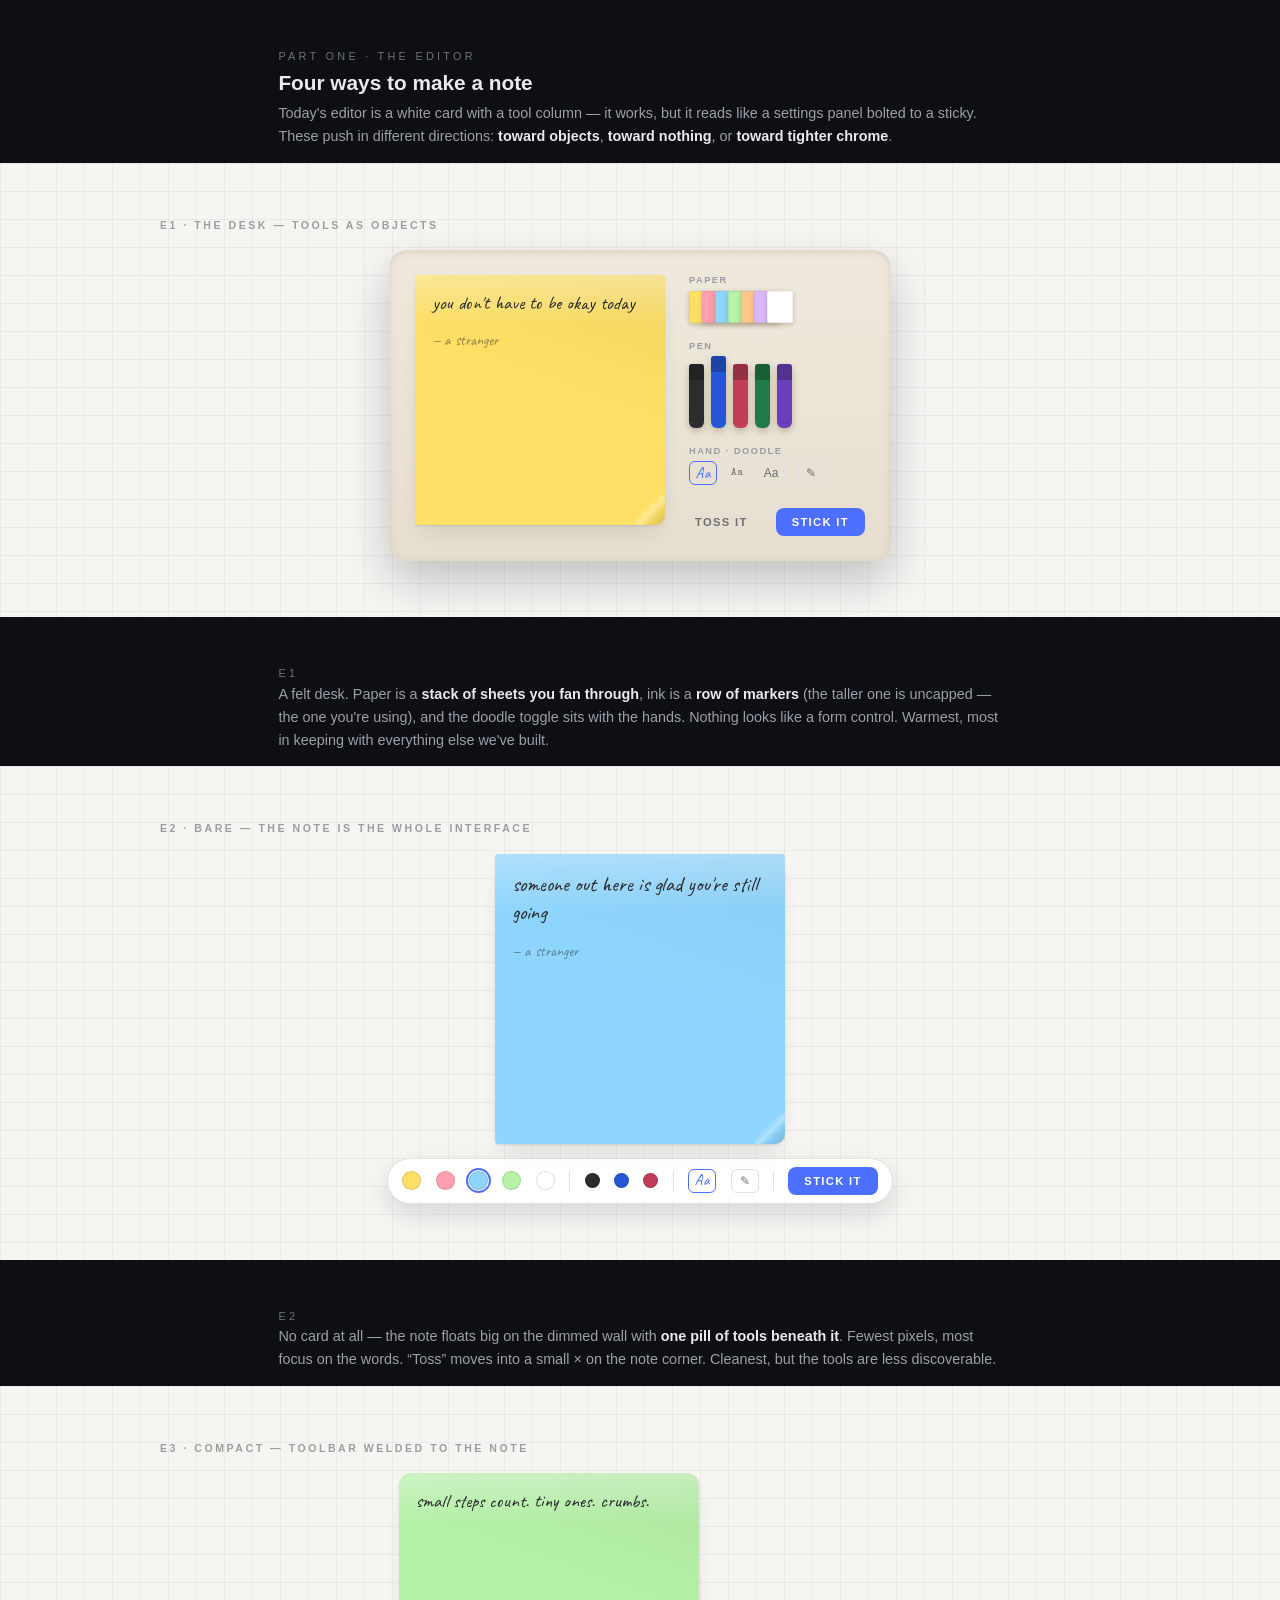
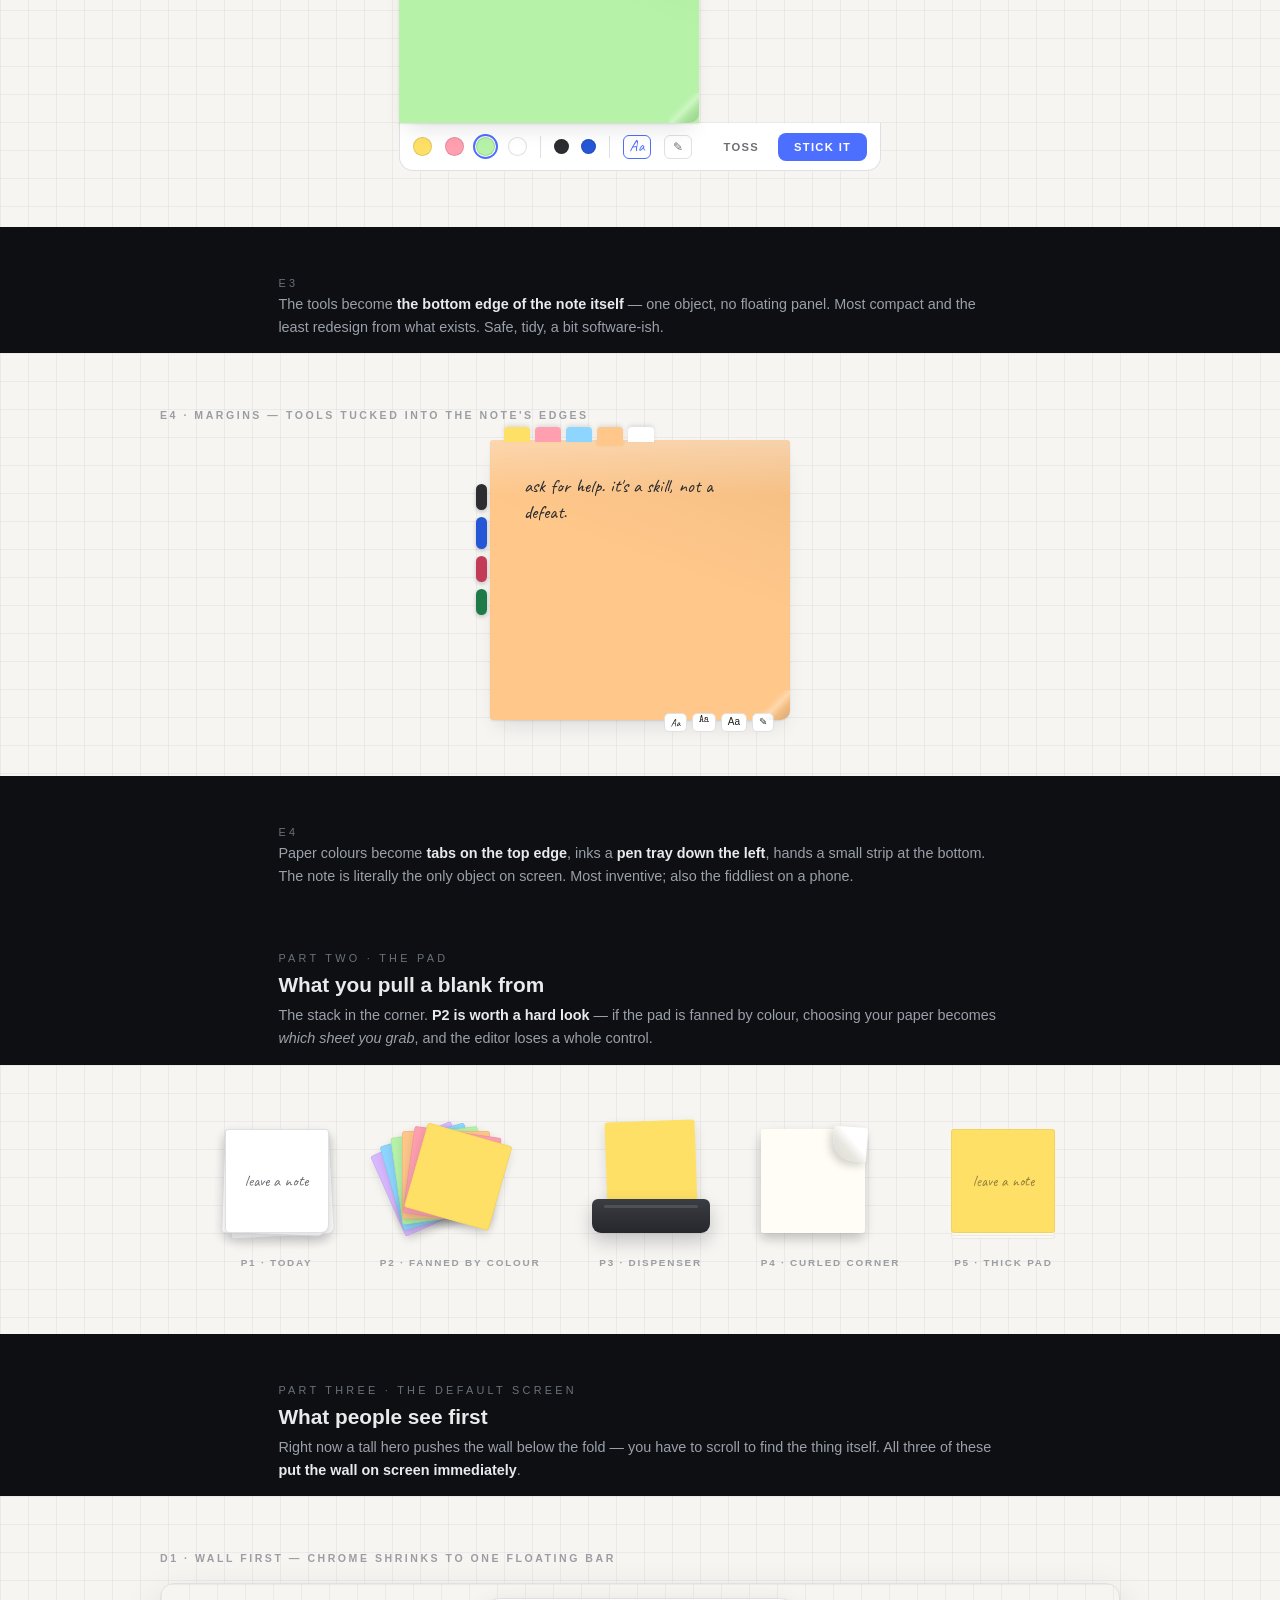
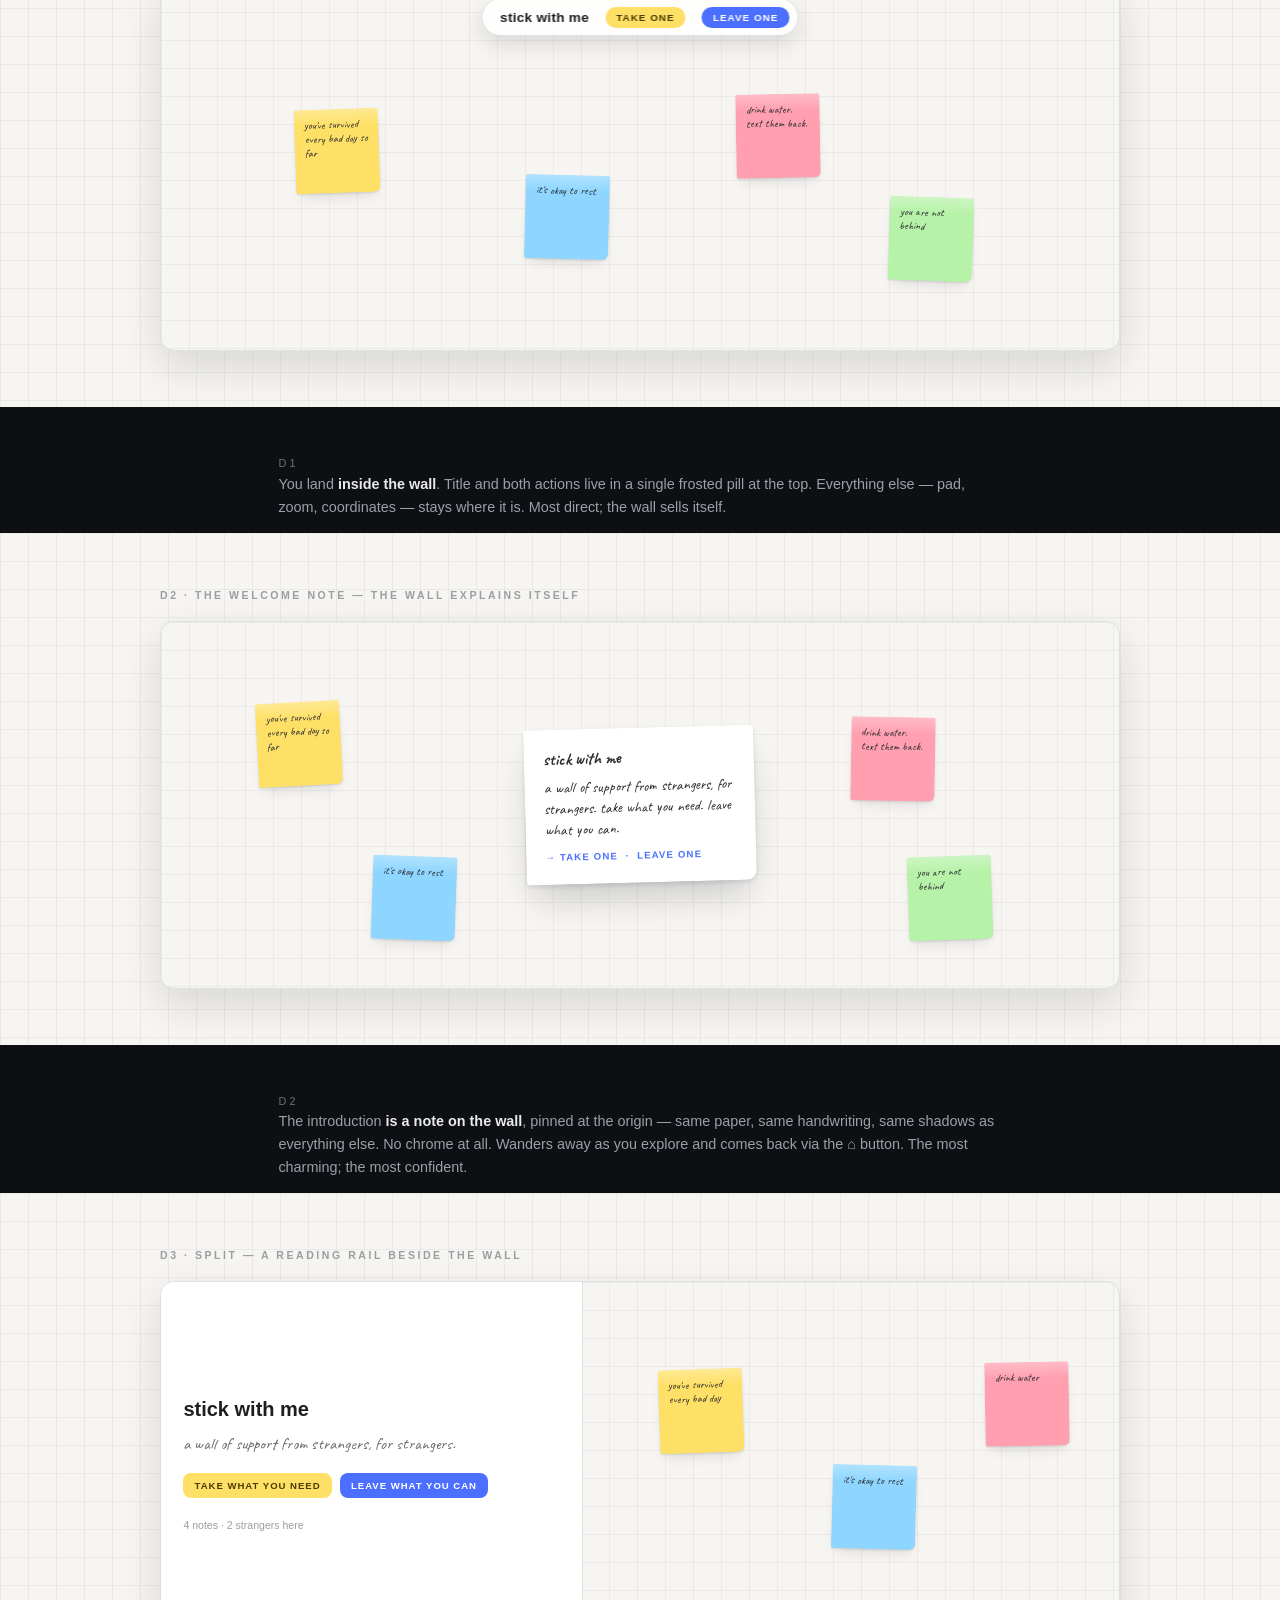
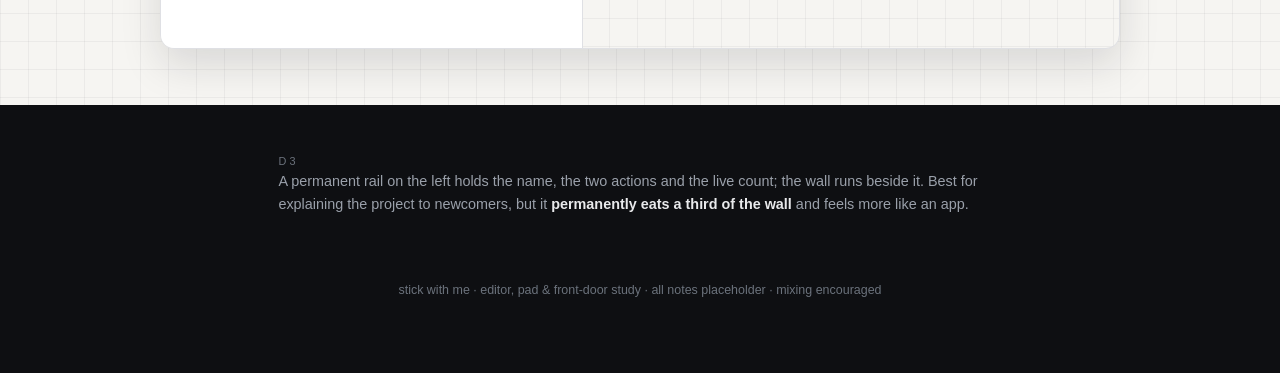
<file: mockups/shapes.html>
<!DOCTYPE html>
<html lang="en">
<head>
<meta charset="utf-8">
<meta name="viewport" content="width=device-width, initial-scale=1">
<title>stick with me — editor, pad &amp; front door</title>
<style>
@font-face{font-family:"Caveat";src:url([data-uri]) format("woff2");font-display:swap}
@font-face{font-family:"Special Elite";src:url([data-uri]) format("woff2");font-display:swap}
:root{
  --hand:"Caveat",cursive; --type:"Special Elite",monospace;
  --sans:-apple-system,BlinkMacSystemFont,"Segoe UI",Arial,sans-serif;
  --blue:#4c6fff; --blue-deep:#3a55c4;
  --table:#f6f5f2; --grid:rgba(0,0,0,.045);
  --ink:#1d1e20; --dim:#6d6f74; --faint:#9b9da2;
  --card:#fff; --line:#dfe0e4;
  --sh:rgba(20,20,30,.13); --shb:rgba(20,20,30,.22);
}
*{box-sizing:border-box}
body{margin:0;background:#0e0f12;color:#e9eaec;font-family:var(--sans);-webkit-font-smoothing:antialiased}
.cap{max-width:48rem;margin:0 auto;padding:clamp(2rem,5vw,3rem) 1.4rem .9rem}
.cap .n{font-size:.68rem;letter-spacing:.3em;text-transform:uppercase;color:#6b727c}
.cap h2{margin:.35rem 0 .45rem;font-size:1.3rem;font-weight:700}
.cap p{margin:0;color:#9aa0aa;font-size:.9rem;line-height:1.6}
.cap b{color:#e9eaec}
.sec{background:var(--table);color:var(--ink);padding:clamp(2rem,5vw,3.5rem) 1.4rem;
  background-image:linear-gradient(var(--grid) 1px,transparent 1px),linear-gradient(90deg,var(--grid) 1px,transparent 1px);
  background-size:28px 28px}
.hdr{max-width:60rem;margin:0 auto 1.2rem;font-size:.66rem;font-weight:800;letter-spacing:.24em;text-transform:uppercase;color:var(--faint)}
.stage{max-width:60rem;margin:0 auto;display:flex;justify-content:center;align-items:flex-start;gap:2rem;flex-wrap:wrap}
.foot{padding:2.5rem 1.4rem 4rem;text-align:center;color:#6b727c;font-size:.78rem}

/* shared paper */
.paper{
  background:
    linear-gradient(180deg,rgba(255,255,255,.32),rgba(255,255,255,0) 20%),
    linear-gradient(200deg,rgba(0,0,0,.05),transparent 45%),
    var(--p,#ffe066);
  border-radius:3px 3px 10px 4px; position:relative; overflow:hidden;
  box-shadow:0 1px 2px rgba(20,20,30,.1),0 12px 22px -8px var(--sh);
}
.paper::after{content:"";position:absolute;right:0;bottom:0;width:30px;height:30px;
  background:linear-gradient(315deg,rgba(0,0,0,.16) 0%,rgba(0,0,0,.05) 30%,rgba(255,255,255,.3) 46%,transparent 62%);
  border-radius:0 0 10px 0}
.note-txt{font-family:var(--hand);font-size:19px;line-height:1.35;color:#2c2d30;padding:16px 17px}

/* ============================================================ EDITORS */
.ed{background:var(--card);border:1px solid var(--line);border-radius:16px;box-shadow:0 18px 40px var(--sh);padding:1.1rem}
.lbl{font-size:.58rem;font-weight:800;letter-spacing:.16em;text-transform:uppercase;color:var(--faint);margin:0 0 .35rem}
.sw{width:19px;height:19px;border-radius:50%;border:1.5px solid rgba(0,0,0,.12);display:inline-block;cursor:pointer}
.sw.on{outline:2px solid var(--blue);outline-offset:1.5px}
.fb{min-width:28px;height:24px;display:inline-grid;place-items:center;border:1px solid var(--line);border-radius:6px;font-size:12px;color:var(--dim);cursor:pointer}
.fb.on{color:var(--blue);border-color:var(--blue)}
.row{display:flex;gap:6px;align-items:center;flex-wrap:wrap}
.btn-stick{background:var(--blue);color:#fff;border:0;border-radius:8px;padding:.5rem 1rem;font-size:.7rem;font-weight:800;letter-spacing:.12em;text-transform:uppercase;cursor:pointer}
.btn-toss{background:none;border:0;color:var(--dim);font-size:.7rem;font-weight:800;letter-spacing:.12em;text-transform:uppercase;cursor:pointer}

/* E1 the desk */
.desk{background:linear-gradient(#efe9dd,#e6dfd0);border-radius:18px;padding:1.6rem;box-shadow:inset 0 2px 8px rgba(120,100,60,.18),0 20px 44px var(--shb);
  display:flex;gap:1.5rem;align-items:flex-start}
.desk .marker{width:15px;height:64px;border-radius:3px 3px 6px 6px;position:relative;box-shadow:0 3px 7px rgba(80,60,20,.3);cursor:pointer}
.desk .marker::after{content:"";position:absolute;top:0;left:0;right:0;height:16px;background:rgba(0,0,0,.22);border-radius:3px 3px 0 0}
.desk .markers{display:flex;gap:7px;align-items:flex-end}
.desk .swatchstack{display:flex}
.desk .swatchstack .s{width:26px;height:32px;border-radius:2px;margin-right:-13px;box-shadow:0 2px 5px rgba(80,60,20,.25);cursor:pointer;border:1px solid rgba(0,0,0,.06)}
.desk .swatchstack .s:hover{transform:translateY(-5px)}
.desk .tools{display:flex;flex-direction:column;gap:1.1rem;min-width:11rem}

/* E2 bare */
.bare-wrap{display:flex;flex-direction:column;align-items:center;gap:.9rem}
.bare-bar{display:flex;gap:.9rem;align-items:center;background:var(--card);border:1px solid var(--line);
  border-radius:999px;padding:.5rem .9rem;box-shadow:0 10px 26px var(--sh)}
.bare-bar .div{width:1px;height:20px;background:var(--line)}

/* E3 compact bar */
.compact{display:flex;flex-direction:column;gap:0}
.compact .bar{display:flex;align-items:center;gap:.8rem;background:var(--card);border:1px solid var(--line);border-top:0;
  border-radius:0 0 14px 14px;padding:.6rem .8rem}
.compact .bar .div{width:1px;height:22px;background:var(--line)}
.compact .bar .grow{flex:1}

/* E4 margin tools */
.margin-note{position:relative;padding:34px 40px 34px 34px}
.margin-note .toptabs{position:absolute;top:-13px;left:14px;display:flex;gap:5px}
.margin-note .toptabs .t{width:26px;height:15px;border-radius:4px 4px 0 0;box-shadow:0 -2px 4px rgba(0,0,0,.1);cursor:pointer}
.margin-note .pens{position:absolute;left:-14px;top:44px;display:flex;flex-direction:column;gap:7px}
.margin-note .pens .pn{width:11px;height:26px;border-radius:6px;box-shadow:0 2px 4px rgba(0,0,0,.2);cursor:pointer}
.margin-note .fonts{position:absolute;bottom:-12px;right:16px;display:flex;gap:5px}
.margin-note .fonts .f{background:var(--card);border:1px solid var(--line);border-radius:5px;font-size:10px;padding:2px 6px;cursor:pointer}

/* ============================================================ PADS */
.padrow{display:flex;gap:3.2rem;justify-content:center;align-items:flex-end;flex-wrap:wrap}
.padbox{text-align:center}
.padbox .name{margin-top:1.5rem;font-size:.62rem;font-weight:800;letter-spacing:.18em;text-transform:uppercase;color:var(--faint)}
.pd{position:relative;width:104px;height:104px}
.pd .sh{position:absolute;inset:0;border-radius:3px 3px 8px 4px;background:var(--card);border:1px solid var(--line);box-shadow:0 5px 12px var(--sh)}

/* P2 fanned */
.fan{position:relative;width:150px;height:110px}
.fan .s{position:absolute;left:22px;top:8px;width:88px;height:88px;border-radius:3px;box-shadow:0 4px 10px var(--sh);transform-origin:50% 100%;border:1px solid rgba(0,0,0,.05)}
.fan .s:hover{transform:translateY(-8px) rotate(var(--r))!important;z-index:9}

/* P3 dispenser */
.disp{position:relative;width:118px;height:112px}
.disp .tray{position:absolute;left:0;right:0;bottom:0;height:34px;background:linear-gradient(#3b3d44,#25272c);border-radius:6px 6px 9px 9px;box-shadow:0 8px 18px var(--shb)}
.disp .tray::before{content:"";position:absolute;top:6px;left:12px;right:12px;height:3px;background:rgba(255,255,255,.12);border-radius:2px}
.disp .sheet{position:absolute;left:14px;top:0;width:90px;height:88px;border-radius:3px;box-shadow:0 5px 12px var(--sh)}

/* P4 curled */
.curl{position:relative;width:104px;height:104px}
.curl .s{position:absolute;inset:0;border-radius:3px}
.curl .lift{position:absolute;right:-2px;top:-2px;width:34px;height:34px;
  background:linear-gradient(225deg,#fff 40%,#e8e6df 62%,rgba(0,0,0,.14));
  border-radius:0 3px 0 60%;box-shadow:-3px 4px 8px rgba(0,0,0,.18);transform:rotate(4deg)}

/* P5 thick pad */
.thick{position:relative;width:104px;height:104px}
.thick .layer{position:absolute;left:0;right:0;border-radius:3px;background:#faf8f2;border:1px solid rgba(0,0,0,.06)}

/* ============================================================ FRONT DOORS */
.screen{max-width:60rem;margin:0 auto;height:23rem;position:relative;overflow:hidden;
  border:1px solid var(--line);border-radius:14px;background:var(--table);
  background-image:linear-gradient(var(--grid) 1px,transparent 1px),linear-gradient(90deg,var(--grid) 1px,transparent 1px);
  background-size:28px 28px;box-shadow:0 16px 40px var(--sh)}
.mini{position:absolute;width:84px;height:84px;border-radius:2px 2px 6px 3px;font-family:var(--hand);font-size:11px;
  color:#2c2d30;padding:9px 10px;line-height:1.25;
  background:linear-gradient(180deg,rgba(255,255,255,.3),rgba(255,255,255,0) 20%),var(--p,#ffe066);
  box-shadow:0 1px 2px rgba(20,20,30,.1),0 8px 14px -6px var(--sh)}

/* D1 wall-first */
.d1bar{position:absolute;top:14px;left:50%;transform:translateX(-50%);display:flex;align-items:center;gap:1rem;
  background:rgba(255,255,255,.86);backdrop-filter:blur(8px);border:1px solid var(--line);border-radius:999px;
  padding:.45rem .5rem .45rem 1.1rem;box-shadow:0 8px 22px var(--sh);z-index:5}
.d1bar .ttl{font-weight:800;font-size:.85rem;letter-spacing:.02em}
.d1bar .pill{font-size:.62rem;font-weight:800;letter-spacing:.1em;text-transform:uppercase;border-radius:999px;padding:.32rem .7rem;cursor:pointer}
.d1bar .take{background:#ffe066;color:#4a3d00}
.d1bar .leave{background:var(--blue);color:#fff}

/* D2 welcome note */
.d2note{position:absolute;left:50%;top:50%;transform:translate(-50%,-50%) rotate(-1.5deg);width:230px;
  font-family:var(--hand);font-size:15px;line-height:1.4;color:#2c2d30;padding:18px 19px;
  background:linear-gradient(180deg,rgba(255,255,255,.32),rgba(255,255,255,0) 18%),#fff;
  border-radius:3px 3px 10px 4px;box-shadow:0 2px 4px rgba(20,20,30,.1),0 20px 36px -10px var(--shb);z-index:5}
.d2note .big{font-weight:700;display:block;margin-bottom:6px;font-size:17px}
.d2note .go{display:inline-block;margin-top:10px;font-family:var(--sans);font-size:.6rem;font-weight:800;
  letter-spacing:.12em;text-transform:uppercase;color:var(--blue)}

/* D4 split */
.d4left{position:absolute;left:0;top:0;bottom:0;width:44%;background:var(--card);border-right:1px solid var(--line);
  padding:1.6rem 1.4rem;display:flex;flex-direction:column;justify-content:center;gap:.7rem;z-index:5}
.d4left h3{margin:0;font-size:1.25rem;font-weight:800}
.d4left .sub{font-family:var(--hand);font-size:1.05rem;color:var(--dim);margin:0}
.d4left .acts{display:flex;gap:.5rem;margin-top:.5rem}
.d4left .pill{font-size:.6rem;font-weight:800;letter-spacing:.1em;text-transform:uppercase;border-radius:8px;padding:.45rem .7rem;cursor:pointer}
</style>
</head>
<body>

<!-- ═══════════════════════════ EDITORS ═══════════════════════════ -->
<div class="cap">
  <p class="n">part one &middot; the editor</p>
  <h2>Four ways to make a note</h2>
  <p>Today's editor is a white card with a tool column — it works, but it reads like a settings panel bolted to a sticky. These push in different directions: <b>toward objects</b>, <b>toward nothing</b>, or <b>toward tighter chrome</b>.</p>
</div>

<section class="sec">
  <p class="hdr">E1 &middot; the desk &mdash; tools as objects</p>
  <div class="stage">
    <div class="desk">
      <div class="paper" style="--p:#ffe066;width:250px;height:250px">
        <div class="note-txt">you don't have to be okay today<span style="display:block;margin-top:14px;font-size:15px;opacity:.5">&mdash; a stranger</span></div>
      </div>
      <div class="tools">
        <div>
          <p class="lbl">paper</p>
          <div class="swatchstack">
            <span class="s" style="background:#ffe066"></span><span class="s" style="background:#ff9fb0"></span>
            <span class="s" style="background:#8ed6ff"></span><span class="s" style="background:#b6f2a8"></span>
            <span class="s" style="background:#ffc78a"></span><span class="s" style="background:#d9b8ff"></span>
            <span class="s" style="background:#fff"></span>
          </div>
        </div>
        <div>
          <p class="lbl">pen</p>
          <div class="markers">
            <span class="marker" style="background:#2c2d30"></span>
            <span class="marker" style="background:#2456d6;height:72px"></span>
            <span class="marker" style="background:#c23b57"></span>
            <span class="marker" style="background:#1e7a46"></span>
            <span class="marker" style="background:#6b3fb8"></span>
          </div>
        </div>
        <div>
          <p class="lbl">hand &middot; doodle</p>
          <div class="row">
            <span class="fb on" style="font-family:var(--hand);font-size:15px">Aa</span>
            <span class="fb" style="font-family:var(--type);font-size:10px">Aa</span>
            <span class="fb">Aa</span>
            <span class="fb" style="margin-left:6px">&#9998;</span>
          </div>
        </div>
        <div class="row" style="justify-content:space-between;margin-top:.3rem">
          <button class="btn-toss">toss it</button>
          <button class="btn-stick">stick it</button>
        </div>
      </div>
    </div>
  </div>
</section>

<div class="cap"><p class="n">e1</p><p>A felt desk. Paper is a <b>stack of sheets you fan through</b>, ink is a <b>row of markers</b> (the taller one is uncapped — the one you're using), and the doodle toggle sits with the hands. Nothing looks like a form control. Warmest, most in keeping with everything else we've built.</p></div>

<section class="sec">
  <p class="hdr">E2 &middot; bare &mdash; the note is the whole interface</p>
  <div class="stage">
    <div class="bare-wrap">
      <div class="paper" style="--p:#8ed6ff;width:290px;height:290px">
        <div class="note-txt" style="font-size:21px">someone out here is glad you're still going<span style="display:block;margin-top:16px;font-size:15px;opacity:.5">&mdash; a stranger</span></div>
      </div>
      <div class="bare-bar">
        <span class="sw" style="background:#ffe066"></span>
        <span class="sw" style="background:#ff9fb0"></span>
        <span class="sw on" style="background:#8ed6ff"></span>
        <span class="sw" style="background:#b6f2a8"></span>
        <span class="sw" style="background:#fff"></span>
        <span class="div"></span>
        <span class="sw" style="background:#2c2d30;width:15px;height:15px"></span>
        <span class="sw" style="background:#2456d6;width:15px;height:15px"></span>
        <span class="sw" style="background:#c23b57;width:15px;height:15px"></span>
        <span class="div"></span>
        <span class="fb on" style="font-family:var(--hand);font-size:15px">Aa</span>
        <span class="fb">&#9998;</span>
        <span class="div"></span>
        <button class="btn-stick">stick it</button>
      </div>
    </div>
  </div>
</section>

<div class="cap"><p class="n">e2</p><p>No card at all — the note floats big on the dimmed wall with <b>one pill of tools beneath it</b>. Fewest pixels, most focus on the words. &ldquo;Toss&rdquo; moves into a small &times; on the note corner. Cleanest, but the tools are less discoverable.</p></div>

<section class="sec">
  <p class="hdr">E3 &middot; compact &mdash; toolbar welded to the note</p>
  <div class="stage">
    <div class="compact">
      <div class="paper" style="--p:#b6f2a8;width:300px;height:250px;border-radius:12px 12px 0 0">
        <div class="note-txt">small steps count. tiny ones. crumbs.</div>
      </div>
      <div class="bar">
        <span class="sw" style="background:#ffe066"></span>
        <span class="sw" style="background:#ff9fb0"></span>
        <span class="sw on" style="background:#b6f2a8"></span>
        <span class="sw" style="background:#fff"></span>
        <span class="div"></span>
        <span class="sw" style="background:#2c2d30;width:15px;height:15px"></span>
        <span class="sw" style="background:#2456d6;width:15px;height:15px"></span>
        <span class="div"></span>
        <span class="fb on" style="font-family:var(--hand);font-size:15px">Aa</span>
        <span class="fb">&#9998;</span>
        <span class="grow"></span>
        <button class="btn-toss">toss</button>
        <button class="btn-stick">stick it</button>
      </div>
    </div>
  </div>
</section>

<div class="cap"><p class="n">e3</p><p>The tools become <b>the bottom edge of the note itself</b> — one object, no floating panel. Most compact and the least redesign from what exists. Safe, tidy, a bit software-ish.</p></div>

<section class="sec">
  <p class="hdr">E4 &middot; margins &mdash; tools tucked into the note's edges</p>
  <div class="stage">
    <div class="paper margin-note" style="--p:#ffc78a;width:300px;height:280px;overflow:visible">
      <div class="toptabs">
        <span class="t" style="background:#ffe066"></span><span class="t" style="background:#ff9fb0"></span>
        <span class="t" style="background:#8ed6ff"></span><span class="t" style="background:#ffc78a;height:19px"></span>
        <span class="t" style="background:#fff"></span>
      </div>
      <div class="pens">
        <span class="pn" style="background:#2c2d30"></span><span class="pn" style="background:#2456d6;height:32px"></span>
        <span class="pn" style="background:#c23b57"></span><span class="pn" style="background:#1e7a46"></span>
      </div>
      <div class="note-txt" style="padding:0">ask for help. it's a skill, not a defeat.</div>
      <div class="fonts">
        <span class="f" style="font-family:var(--hand)">Aa</span>
        <span class="f" style="font-family:var(--type);font-size:9px">Aa</span>
        <span class="f">Aa</span>
        <span class="f">&#9998;</span>
      </div>
    </div>
  </div>
</section>

<div class="cap"><p class="n">e4</p><p>Paper colours become <b>tabs on the top edge</b>, inks a <b>pen tray down the left</b>, hands a small strip at the bottom. The note is literally the only object on screen. Most inventive; also the fiddliest on a phone.</p></div>

<!-- ═══════════════════════════ PADS ═══════════════════════════ -->
<div class="cap">
  <p class="n">part two &middot; the pad</p>
  <h2>What you pull a blank from</h2>
  <p>The stack in the corner. <b>P2 is worth a hard look</b> — if the pad is fanned by colour, choosing your paper becomes <em>which sheet you grab</em>, and the editor loses a whole control.</p>
</div>

<section class="sec">
  <div class="padrow">
    <div class="padbox">
      <div class="pd">
        <span class="sh" style="transform:rotate(-3deg) translate(3px,4px);opacity:.7"></span>
        <span class="sh" style="transform:rotate(2deg) translate(-2px,2px);opacity:.85"></span>
        <span class="sh" style="display:grid;place-items:center;font-family:var(--hand);font-size:1rem;color:var(--dim)">leave a note</span>
      </div>
      <p class="name">P1 &middot; today</p>
    </div>

    <div class="padbox">
      <div class="fan">
        <span class="s" style="background:#d9b8ff;--r:-24deg;transform:rotate(-24deg)"></span>
        <span class="s" style="background:#8ed6ff;--r:-16deg;transform:rotate(-16deg)"></span>
        <span class="s" style="background:#b6f2a8;--r:-8deg;transform:rotate(-8deg)"></span>
        <span class="s" style="background:#ffc78a;--r:0deg;transform:rotate(0deg)"></span>
        <span class="s" style="background:#ff9fb0;--r:8deg;transform:rotate(8deg)"></span>
        <span class="s" style="background:#ffe066;--r:16deg;transform:rotate(16deg)"></span>
      </div>
      <p class="name">P2 &middot; fanned by colour</p>
    </div>

    <div class="padbox">
      <div class="disp">
        <span class="sheet" style="background:#ffe066;transform:rotate(-2deg)"></span>
        <span class="tray"></span>
      </div>
      <p class="name">P3 &middot; dispenser</p>
    </div>

    <div class="padbox">
      <div class="curl">
        <span class="s" style="background:#f4f2ec;box-shadow:0 5px 12px var(--sh);inset:4px 4px 0 0"></span>
        <span class="s" style="background:#fffdf6;box-shadow:0 5px 12px var(--sh)"></span>
        <span class="lift"></span>
      </div>
      <p class="name">P4 &middot; curled corner</p>
    </div>

    <div class="padbox">
      <div class="thick">
        <span class="layer" style="top:8px;bottom:-6px"></span>
        <span class="layer" style="top:4px;bottom:-3px"></span>
        <span class="layer" style="top:0;bottom:0;background:#ffe066;display:grid;place-items:center;font-family:var(--hand);font-size:.95rem;color:rgba(60,50,30,.55)">leave a note</span>
      </div>
      <p class="name">P5 &middot; thick pad</p>
    </div>
  </div>
</section>

<!-- ═══════════════════════════ FRONT DOOR ═══════════════════════════ -->
<div class="cap">
  <p class="n">part three &middot; the default screen</p>
  <h2>What people see first</h2>
  <p>Right now a tall hero pushes the wall below the fold — you have to scroll to find the thing itself. All three of these <b>put the wall on screen immediately</b>.</p>
</div>

<section class="sec">
  <p class="hdr">D1 &middot; wall first &mdash; chrome shrinks to one floating bar</p>
  <div class="screen">
    <div class="d1bar">
      <span class="ttl">stick with me</span>
      <span class="pill take">take one</span>
      <span class="pill leave">leave one</span>
    </div>
    <span class="mini" style="--p:#ffe066;left:14%;top:34%;transform:rotate(-2deg)">you've survived every bad day so far</span>
    <span class="mini" style="--p:#8ed6ff;left:38%;top:52%;transform:rotate(1.5deg)">it's okay to rest</span>
    <span class="mini" style="--p:#ff9fb0;left:60%;top:30%;transform:rotate(-1deg)">drink water. text them back.</span>
    <span class="mini" style="--p:#b6f2a8;left:76%;top:58%;transform:rotate(2deg)">you are not behind</span>
  </div>
</section>
<div class="cap"><p class="n">d1</p><p>You land <b>inside the wall</b>. Title and both actions live in a single frosted pill at the top. Everything else — pad, zoom, coordinates — stays where it is. Most direct; the wall sells itself.</p></div>

<section class="sec">
  <p class="hdr">D2 &middot; the welcome note &mdash; the wall explains itself</p>
  <div class="screen">
    <span class="mini" style="--p:#ffe066;left:10%;top:22%;transform:rotate(-3deg)">you've survived every bad day so far</span>
    <span class="mini" style="--p:#8ed6ff;left:22%;top:64%;transform:rotate(2deg)">it's okay to rest</span>
    <span class="mini" style="--p:#ff9fb0;left:72%;top:26%;transform:rotate(1deg)">drink water. text them back.</span>
    <span class="mini" style="--p:#b6f2a8;left:78%;top:64%;transform:rotate(-2deg)">you are not behind</span>
    <div class="d2note">
      <span class="big">stick with me</span>
      a wall of support from strangers, for strangers. take what you need. leave what you can.
      <span class="go">&#8594; take one &nbsp;·&nbsp; leave one</span>
    </div>
  </div>
</section>
<div class="cap"><p class="n">d2</p><p>The introduction <b>is a note on the wall</b>, pinned at the origin — same paper, same handwriting, same shadows as everything else. No chrome at all. Wanders away as you explore and comes back via the ⌂ button. The most charming; the most confident.</p></div>

<section class="sec">
  <p class="hdr">D3 &middot; split &mdash; a reading rail beside the wall</p>
  <div class="screen">
    <div class="d4left">
      <h3>stick with me</h3>
      <p class="sub">a wall of support from strangers, for strangers.</p>
      <div class="acts">
        <span class="pill" style="background:#ffe066;color:#4a3d00">take what you need</span>
        <span class="pill" style="background:var(--blue);color:#fff">leave what you can</span>
      </div>
      <p style="font-size:.66rem;color:var(--faint);margin:.6rem 0 0">4 notes &middot; 2 strangers here</p>
    </div>
    <span class="mini" style="--p:#ffe066;left:52%;top:24%;transform:rotate(-2deg)">you've survived every bad day</span>
    <span class="mini" style="--p:#8ed6ff;left:70%;top:50%;transform:rotate(1.5deg)">it's okay to rest</span>
    <span class="mini" style="--p:#ff9fb0;left:86%;top:22%;transform:rotate(-1deg)">drink water</span>
  </div>
</section>
<div class="cap"><p class="n">d3</p><p>A permanent rail on the left holds the name, the two actions and the live count; the wall runs beside it. Best for explaining the project to newcomers, but it <b>permanently eats a third of the wall</b> and feels more like an app.</p></div>

<p class="foot">stick with me &middot; editor, pad &amp; front-door study &middot; all notes placeholder &middot; mixing encouraged</p>

</body>
</html>
</file>
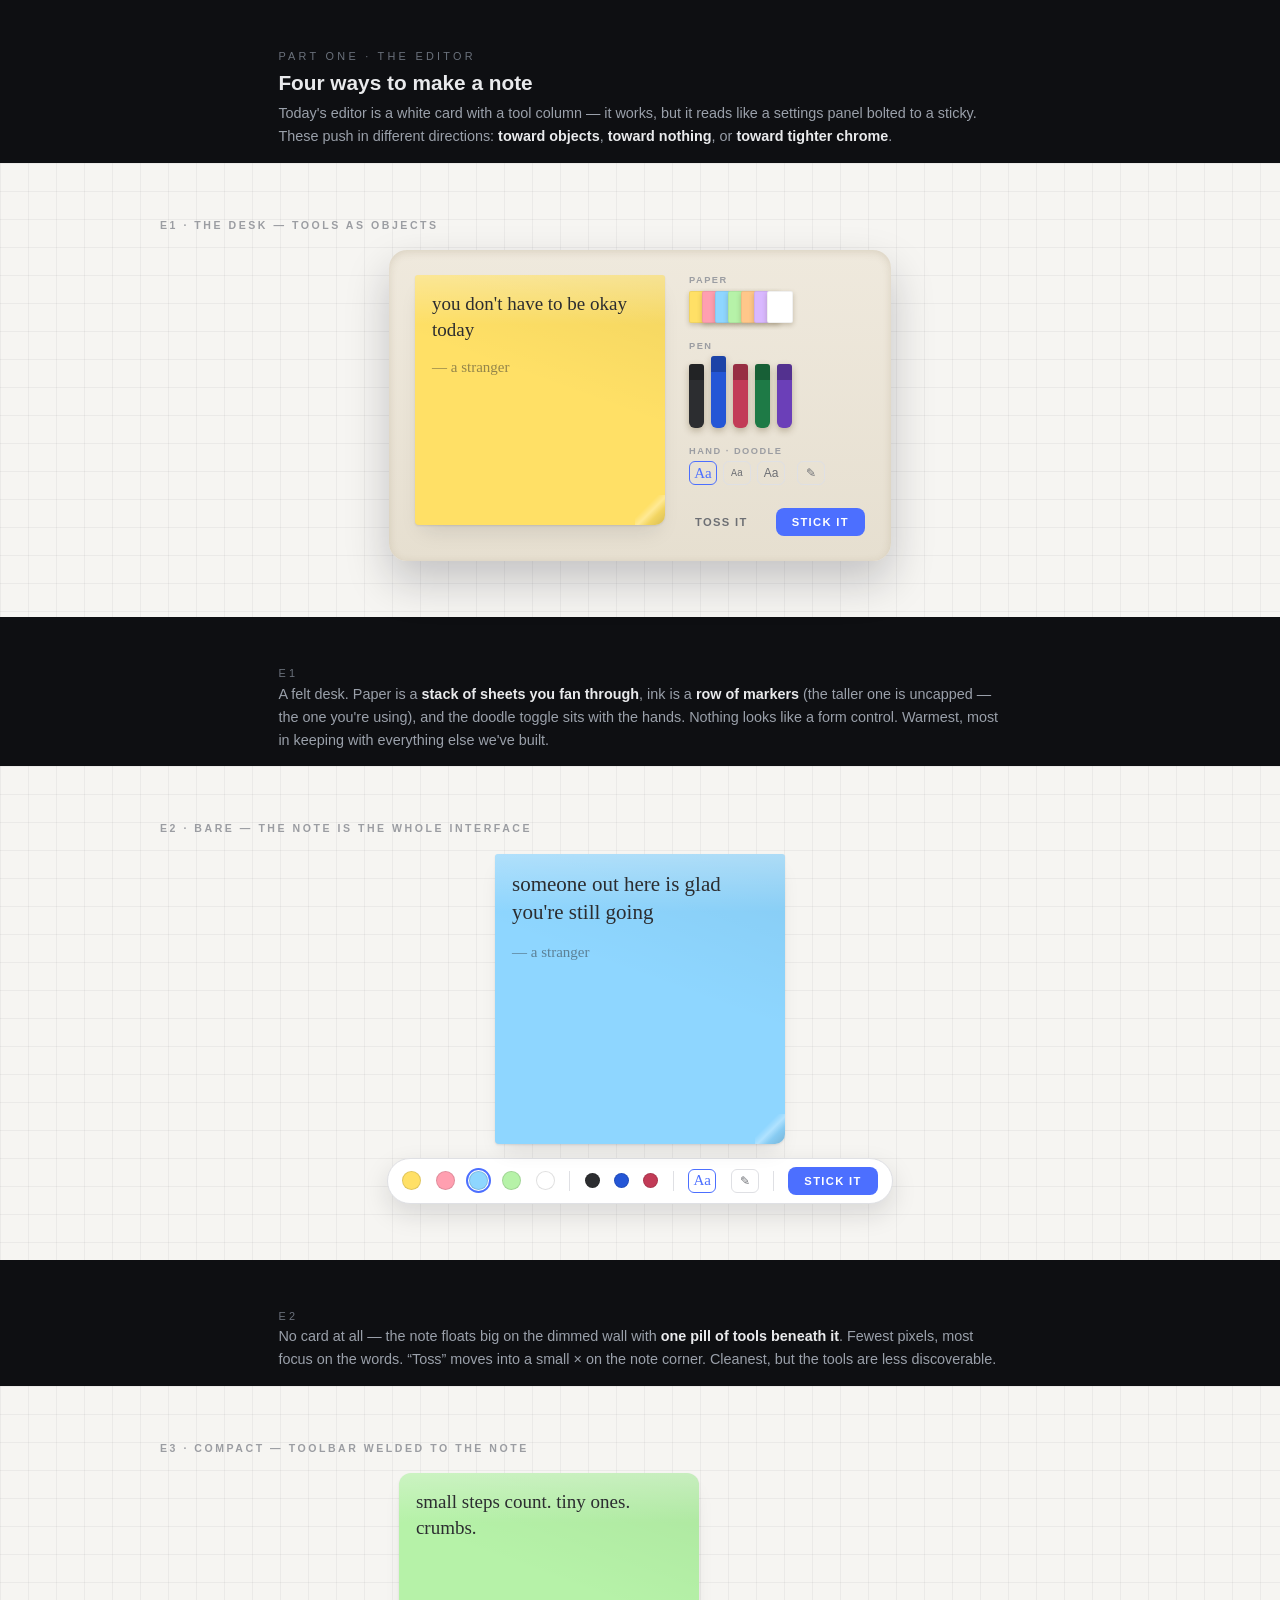
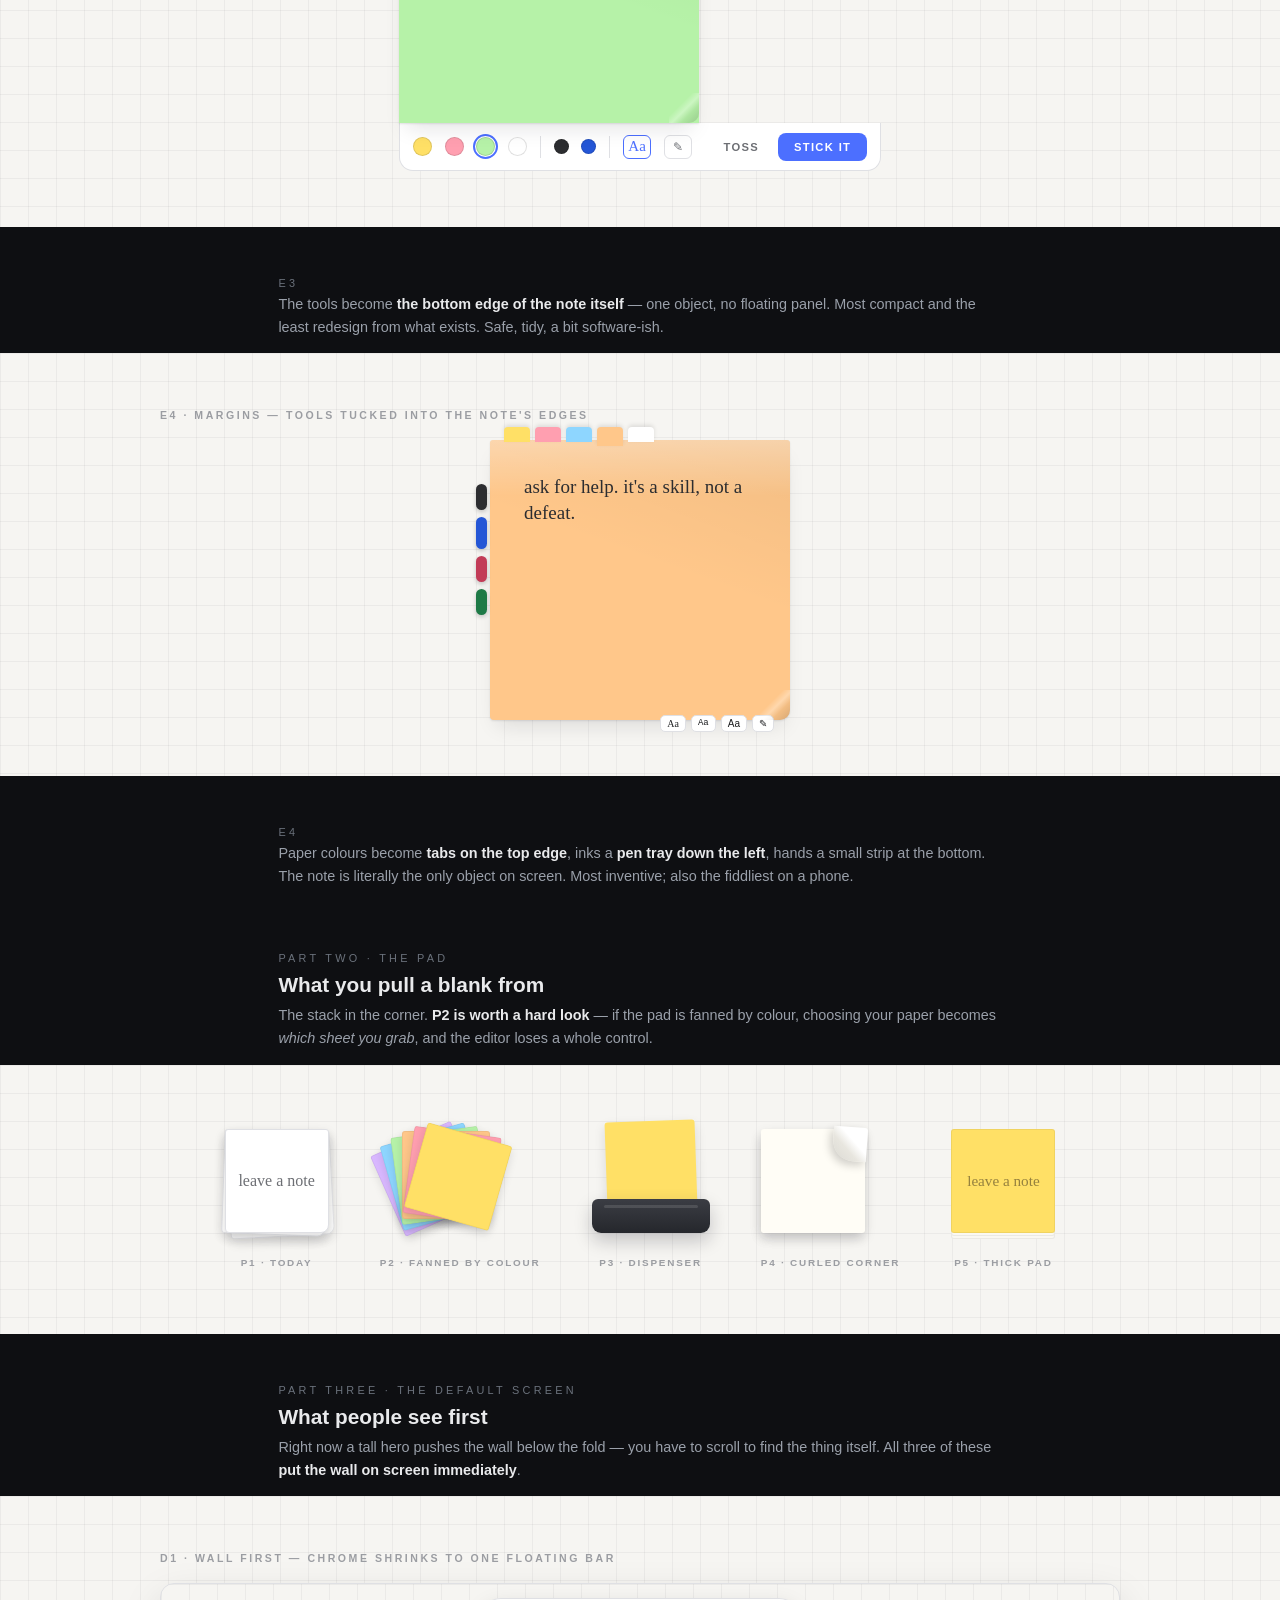
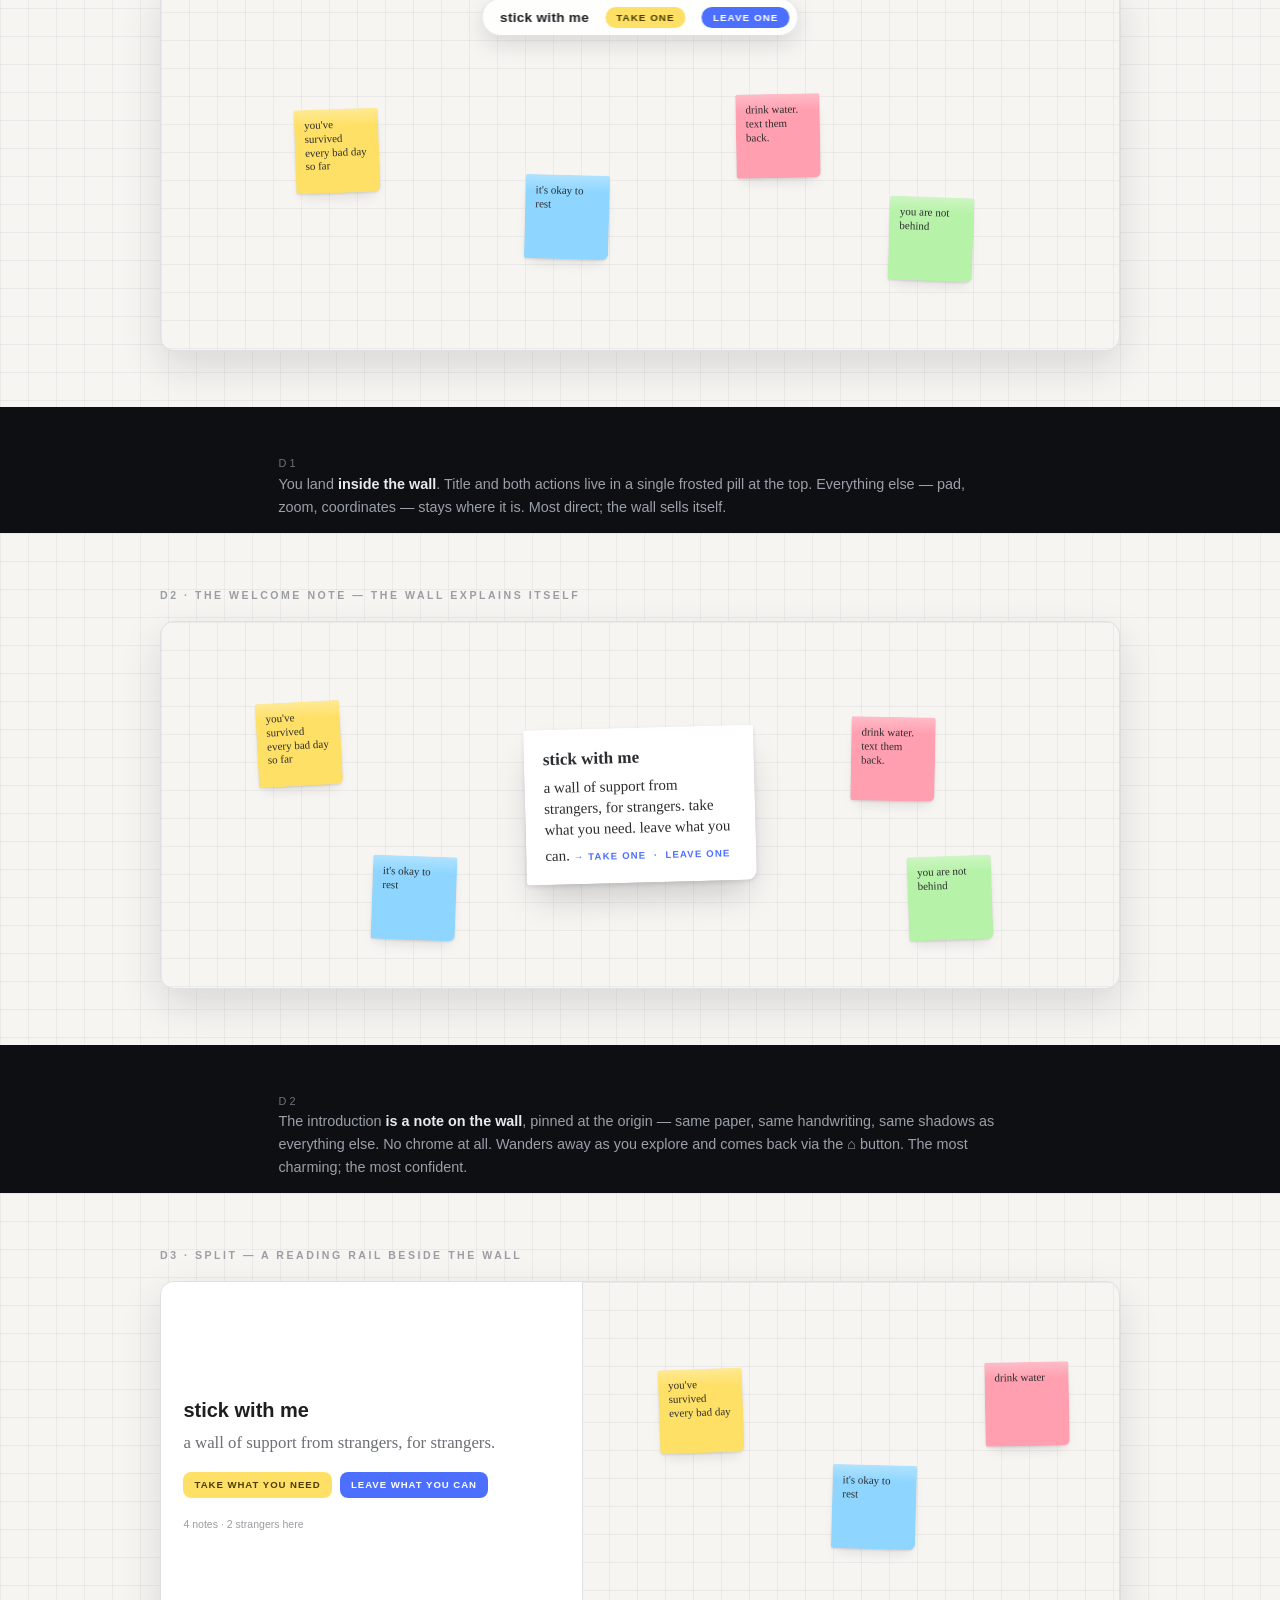
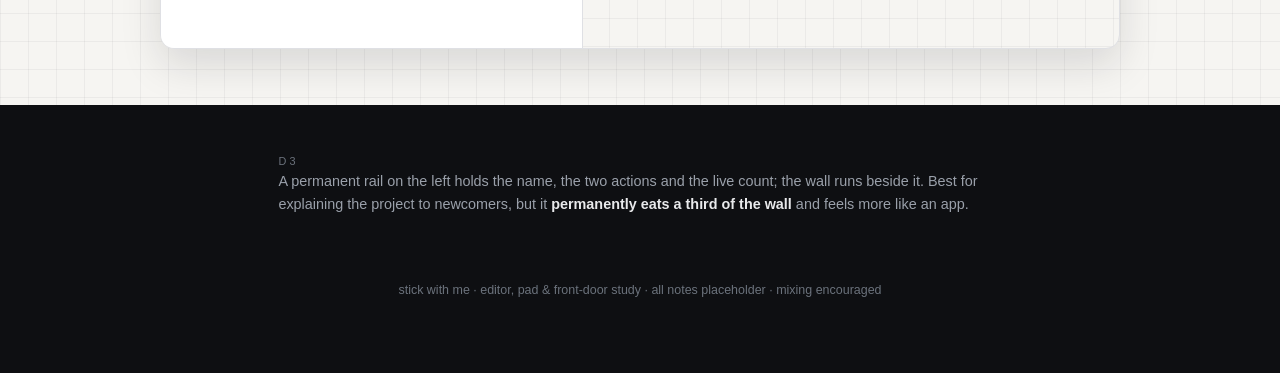
<file: mockups/shapes.src.html>
<!DOCTYPE html>
<html lang="en">
<head>
<meta charset="utf-8">
<meta name="viewport" content="width=device-width, initial-scale=1">
<title>stick with me — editor, pad &amp; front door</title>
<style>
@font-face{font-family:"Caveat";src:url([data-uri]) format("woff2");font-display:swap}
@font-face{font-family:"Special Elite";src:url([data-uri]) format("woff2");font-display:swap}
:root{
  --hand:"Caveat",cursive; --type:"Special Elite",monospace;
  --sans:-apple-system,BlinkMacSystemFont,"Segoe UI",Arial,sans-serif;
  --blue:#4c6fff; --blue-deep:#3a55c4;
  --table:#f6f5f2; --grid:rgba(0,0,0,.045);
  --ink:#1d1e20; --dim:#6d6f74; --faint:#9b9da2;
  --card:#fff; --line:#dfe0e4;
  --sh:rgba(20,20,30,.13); --shb:rgba(20,20,30,.22);
}
*{box-sizing:border-box}
body{margin:0;background:#0e0f12;color:#e9eaec;font-family:var(--sans);-webkit-font-smoothing:antialiased}
.cap{max-width:48rem;margin:0 auto;padding:clamp(2rem,5vw,3rem) 1.4rem .9rem}
.cap .n{font-size:.68rem;letter-spacing:.3em;text-transform:uppercase;color:#6b727c}
.cap h2{margin:.35rem 0 .45rem;font-size:1.3rem;font-weight:700}
.cap p{margin:0;color:#9aa0aa;font-size:.9rem;line-height:1.6}
.cap b{color:#e9eaec}
.sec{background:var(--table);color:var(--ink);padding:clamp(2rem,5vw,3.5rem) 1.4rem;
  background-image:linear-gradient(var(--grid) 1px,transparent 1px),linear-gradient(90deg,var(--grid) 1px,transparent 1px);
  background-size:28px 28px}
.hdr{max-width:60rem;margin:0 auto 1.2rem;font-size:.66rem;font-weight:800;letter-spacing:.24em;text-transform:uppercase;color:var(--faint)}
.stage{max-width:60rem;margin:0 auto;display:flex;justify-content:center;align-items:flex-start;gap:2rem;flex-wrap:wrap}
.foot{padding:2.5rem 1.4rem 4rem;text-align:center;color:#6b727c;font-size:.78rem}

/* shared paper */
.paper{
  background:
    linear-gradient(180deg,rgba(255,255,255,.32),rgba(255,255,255,0) 20%),
    linear-gradient(200deg,rgba(0,0,0,.05),transparent 45%),
    var(--p,#ffe066);
  border-radius:3px 3px 10px 4px; position:relative; overflow:hidden;
  box-shadow:0 1px 2px rgba(20,20,30,.1),0 12px 22px -8px var(--sh);
}
.paper::after{content:"";position:absolute;right:0;bottom:0;width:30px;height:30px;
  background:linear-gradient(315deg,rgba(0,0,0,.16) 0%,rgba(0,0,0,.05) 30%,rgba(255,255,255,.3) 46%,transparent 62%);
  border-radius:0 0 10px 0}
.note-txt{font-family:var(--hand);font-size:19px;line-height:1.35;color:#2c2d30;padding:16px 17px}

/* ============================================================ EDITORS */
.ed{background:var(--card);border:1px solid var(--line);border-radius:16px;box-shadow:0 18px 40px var(--sh);padding:1.1rem}
.lbl{font-size:.58rem;font-weight:800;letter-spacing:.16em;text-transform:uppercase;color:var(--faint);margin:0 0 .35rem}
.sw{width:19px;height:19px;border-radius:50%;border:1.5px solid rgba(0,0,0,.12);display:inline-block;cursor:pointer}
.sw.on{outline:2px solid var(--blue);outline-offset:1.5px}
.fb{min-width:28px;height:24px;display:inline-grid;place-items:center;border:1px solid var(--line);border-radius:6px;font-size:12px;color:var(--dim);cursor:pointer}
.fb.on{color:var(--blue);border-color:var(--blue)}
.row{display:flex;gap:6px;align-items:center;flex-wrap:wrap}
.btn-stick{background:var(--blue);color:#fff;border:0;border-radius:8px;padding:.5rem 1rem;font-size:.7rem;font-weight:800;letter-spacing:.12em;text-transform:uppercase;cursor:pointer}
.btn-toss{background:none;border:0;color:var(--dim);font-size:.7rem;font-weight:800;letter-spacing:.12em;text-transform:uppercase;cursor:pointer}

/* E1 the desk */
.desk{background:linear-gradient(#efe9dd,#e6dfd0);border-radius:18px;padding:1.6rem;box-shadow:inset 0 2px 8px rgba(120,100,60,.18),0 20px 44px var(--shb);
  display:flex;gap:1.5rem;align-items:flex-start}
.desk .marker{width:15px;height:64px;border-radius:3px 3px 6px 6px;position:relative;box-shadow:0 3px 7px rgba(80,60,20,.3);cursor:pointer}
.desk .marker::after{content:"";position:absolute;top:0;left:0;right:0;height:16px;background:rgba(0,0,0,.22);border-radius:3px 3px 0 0}
.desk .markers{display:flex;gap:7px;align-items:flex-end}
.desk .swatchstack{display:flex}
.desk .swatchstack .s{width:26px;height:32px;border-radius:2px;margin-right:-13px;box-shadow:0 2px 5px rgba(80,60,20,.25);cursor:pointer;border:1px solid rgba(0,0,0,.06)}
.desk .swatchstack .s:hover{transform:translateY(-5px)}
.desk .tools{display:flex;flex-direction:column;gap:1.1rem;min-width:11rem}

/* E2 bare */
.bare-wrap{display:flex;flex-direction:column;align-items:center;gap:.9rem}
.bare-bar{display:flex;gap:.9rem;align-items:center;background:var(--card);border:1px solid var(--line);
  border-radius:999px;padding:.5rem .9rem;box-shadow:0 10px 26px var(--sh)}
.bare-bar .div{width:1px;height:20px;background:var(--line)}

/* E3 compact bar */
.compact{display:flex;flex-direction:column;gap:0}
.compact .bar{display:flex;align-items:center;gap:.8rem;background:var(--card);border:1px solid var(--line);border-top:0;
  border-radius:0 0 14px 14px;padding:.6rem .8rem}
.compact .bar .div{width:1px;height:22px;background:var(--line)}
.compact .bar .grow{flex:1}

/* E4 margin tools */
.margin-note{position:relative;padding:34px 40px 34px 34px}
.margin-note .toptabs{position:absolute;top:-13px;left:14px;display:flex;gap:5px}
.margin-note .toptabs .t{width:26px;height:15px;border-radius:4px 4px 0 0;box-shadow:0 -2px 4px rgba(0,0,0,.1);cursor:pointer}
.margin-note .pens{position:absolute;left:-14px;top:44px;display:flex;flex-direction:column;gap:7px}
.margin-note .pens .pn{width:11px;height:26px;border-radius:6px;box-shadow:0 2px 4px rgba(0,0,0,.2);cursor:pointer}
.margin-note .fonts{position:absolute;bottom:-12px;right:16px;display:flex;gap:5px}
.margin-note .fonts .f{background:var(--card);border:1px solid var(--line);border-radius:5px;font-size:10px;padding:2px 6px;cursor:pointer}

/* ============================================================ PADS */
.padrow{display:flex;gap:3.2rem;justify-content:center;align-items:flex-end;flex-wrap:wrap}
.padbox{text-align:center}
.padbox .name{margin-top:1.5rem;font-size:.62rem;font-weight:800;letter-spacing:.18em;text-transform:uppercase;color:var(--faint)}
.pd{position:relative;width:104px;height:104px}
.pd .sh{position:absolute;inset:0;border-radius:3px 3px 8px 4px;background:var(--card);border:1px solid var(--line);box-shadow:0 5px 12px var(--sh)}

/* P2 fanned */
.fan{position:relative;width:150px;height:110px}
.fan .s{position:absolute;left:22px;top:8px;width:88px;height:88px;border-radius:3px;box-shadow:0 4px 10px var(--sh);transform-origin:50% 100%;border:1px solid rgba(0,0,0,.05)}
.fan .s:hover{transform:translateY(-8px) rotate(var(--r))!important;z-index:9}

/* P3 dispenser */
.disp{position:relative;width:118px;height:112px}
.disp .tray{position:absolute;left:0;right:0;bottom:0;height:34px;background:linear-gradient(#3b3d44,#25272c);border-radius:6px 6px 9px 9px;box-shadow:0 8px 18px var(--shb)}
.disp .tray::before{content:"";position:absolute;top:6px;left:12px;right:12px;height:3px;background:rgba(255,255,255,.12);border-radius:2px}
.disp .sheet{position:absolute;left:14px;top:0;width:90px;height:88px;border-radius:3px;box-shadow:0 5px 12px var(--sh)}

/* P4 curled */
.curl{position:relative;width:104px;height:104px}
.curl .s{position:absolute;inset:0;border-radius:3px}
.curl .lift{position:absolute;right:-2px;top:-2px;width:34px;height:34px;
  background:linear-gradient(225deg,#fff 40%,#e8e6df 62%,rgba(0,0,0,.14));
  border-radius:0 3px 0 60%;box-shadow:-3px 4px 8px rgba(0,0,0,.18);transform:rotate(4deg)}

/* P5 thick pad */
.thick{position:relative;width:104px;height:104px}
.thick .layer{position:absolute;left:0;right:0;border-radius:3px;background:#faf8f2;border:1px solid rgba(0,0,0,.06)}

/* ============================================================ FRONT DOORS */
.screen{max-width:60rem;margin:0 auto;height:23rem;position:relative;overflow:hidden;
  border:1px solid var(--line);border-radius:14px;background:var(--table);
  background-image:linear-gradient(var(--grid) 1px,transparent 1px),linear-gradient(90deg,var(--grid) 1px,transparent 1px);
  background-size:28px 28px;box-shadow:0 16px 40px var(--sh)}
.mini{position:absolute;width:84px;height:84px;border-radius:2px 2px 6px 3px;font-family:var(--hand);font-size:11px;
  color:#2c2d30;padding:9px 10px;line-height:1.25;
  background:linear-gradient(180deg,rgba(255,255,255,.3),rgba(255,255,255,0) 20%),var(--p,#ffe066);
  box-shadow:0 1px 2px rgba(20,20,30,.1),0 8px 14px -6px var(--sh)}

/* D1 wall-first */
.d1bar{position:absolute;top:14px;left:50%;transform:translateX(-50%);display:flex;align-items:center;gap:1rem;
  background:rgba(255,255,255,.86);backdrop-filter:blur(8px);border:1px solid var(--line);border-radius:999px;
  padding:.45rem .5rem .45rem 1.1rem;box-shadow:0 8px 22px var(--sh);z-index:5}
.d1bar .ttl{font-weight:800;font-size:.85rem;letter-spacing:.02em}
.d1bar .pill{font-size:.62rem;font-weight:800;letter-spacing:.1em;text-transform:uppercase;border-radius:999px;padding:.32rem .7rem;cursor:pointer}
.d1bar .take{background:#ffe066;color:#4a3d00}
.d1bar .leave{background:var(--blue);color:#fff}

/* D2 welcome note */
.d2note{position:absolute;left:50%;top:50%;transform:translate(-50%,-50%) rotate(-1.5deg);width:230px;
  font-family:var(--hand);font-size:15px;line-height:1.4;color:#2c2d30;padding:18px 19px;
  background:linear-gradient(180deg,rgba(255,255,255,.32),rgba(255,255,255,0) 18%),#fff;
  border-radius:3px 3px 10px 4px;box-shadow:0 2px 4px rgba(20,20,30,.1),0 20px 36px -10px var(--shb);z-index:5}
.d2note .big{font-weight:700;display:block;margin-bottom:6px;font-size:17px}
.d2note .go{display:inline-block;margin-top:10px;font-family:var(--sans);font-size:.6rem;font-weight:800;
  letter-spacing:.12em;text-transform:uppercase;color:var(--blue)}

/* D4 split */
.d4left{position:absolute;left:0;top:0;bottom:0;width:44%;background:var(--card);border-right:1px solid var(--line);
  padding:1.6rem 1.4rem;display:flex;flex-direction:column;justify-content:center;gap:.7rem;z-index:5}
.d4left h3{margin:0;font-size:1.25rem;font-weight:800}
.d4left .sub{font-family:var(--hand);font-size:1.05rem;color:var(--dim);margin:0}
.d4left .acts{display:flex;gap:.5rem;margin-top:.5rem}
.d4left .pill{font-size:.6rem;font-weight:800;letter-spacing:.1em;text-transform:uppercase;border-radius:8px;padding:.45rem .7rem;cursor:pointer}
</style>
</head>
<body>

<!-- ═══════════════════════════ EDITORS ═══════════════════════════ -->
<div class="cap">
  <p class="n">part one &middot; the editor</p>
  <h2>Four ways to make a note</h2>
  <p>Today's editor is a white card with a tool column — it works, but it reads like a settings panel bolted to a sticky. These push in different directions: <b>toward objects</b>, <b>toward nothing</b>, or <b>toward tighter chrome</b>.</p>
</div>

<section class="sec">
  <p class="hdr">E1 &middot; the desk &mdash; tools as objects</p>
  <div class="stage">
    <div class="desk">
      <div class="paper" style="--p:#ffe066;width:250px;height:250px">
        <div class="note-txt">you don't have to be okay today<span style="display:block;margin-top:14px;font-size:15px;opacity:.5">&mdash; a stranger</span></div>
      </div>
      <div class="tools">
        <div>
          <p class="lbl">paper</p>
          <div class="swatchstack">
            <span class="s" style="background:#ffe066"></span><span class="s" style="background:#ff9fb0"></span>
            <span class="s" style="background:#8ed6ff"></span><span class="s" style="background:#b6f2a8"></span>
            <span class="s" style="background:#ffc78a"></span><span class="s" style="background:#d9b8ff"></span>
            <span class="s" style="background:#fff"></span>
          </div>
        </div>
        <div>
          <p class="lbl">pen</p>
          <div class="markers">
            <span class="marker" style="background:#2c2d30"></span>
            <span class="marker" style="background:#2456d6;height:72px"></span>
            <span class="marker" style="background:#c23b57"></span>
            <span class="marker" style="background:#1e7a46"></span>
            <span class="marker" style="background:#6b3fb8"></span>
          </div>
        </div>
        <div>
          <p class="lbl">hand &middot; doodle</p>
          <div class="row">
            <span class="fb on" style="font-family:var(--hand);font-size:15px">Aa</span>
            <span class="fb" style="font-family:var(--type);font-size:10px">Aa</span>
            <span class="fb">Aa</span>
            <span class="fb" style="margin-left:6px">&#9998;</span>
          </div>
        </div>
        <div class="row" style="justify-content:space-between;margin-top:.3rem">
          <button class="btn-toss">toss it</button>
          <button class="btn-stick">stick it</button>
        </div>
      </div>
    </div>
  </div>
</section>

<div class="cap"><p class="n">e1</p><p>A felt desk. Paper is a <b>stack of sheets you fan through</b>, ink is a <b>row of markers</b> (the taller one is uncapped — the one you're using), and the doodle toggle sits with the hands. Nothing looks like a form control. Warmest, most in keeping with everything else we've built.</p></div>

<section class="sec">
  <p class="hdr">E2 &middot; bare &mdash; the note is the whole interface</p>
  <div class="stage">
    <div class="bare-wrap">
      <div class="paper" style="--p:#8ed6ff;width:290px;height:290px">
        <div class="note-txt" style="font-size:21px">someone out here is glad you're still going<span style="display:block;margin-top:16px;font-size:15px;opacity:.5">&mdash; a stranger</span></div>
      </div>
      <div class="bare-bar">
        <span class="sw" style="background:#ffe066"></span>
        <span class="sw" style="background:#ff9fb0"></span>
        <span class="sw on" style="background:#8ed6ff"></span>
        <span class="sw" style="background:#b6f2a8"></span>
        <span class="sw" style="background:#fff"></span>
        <span class="div"></span>
        <span class="sw" style="background:#2c2d30;width:15px;height:15px"></span>
        <span class="sw" style="background:#2456d6;width:15px;height:15px"></span>
        <span class="sw" style="background:#c23b57;width:15px;height:15px"></span>
        <span class="div"></span>
        <span class="fb on" style="font-family:var(--hand);font-size:15px">Aa</span>
        <span class="fb">&#9998;</span>
        <span class="div"></span>
        <button class="btn-stick">stick it</button>
      </div>
    </div>
  </div>
</section>

<div class="cap"><p class="n">e2</p><p>No card at all — the note floats big on the dimmed wall with <b>one pill of tools beneath it</b>. Fewest pixels, most focus on the words. &ldquo;Toss&rdquo; moves into a small &times; on the note corner. Cleanest, but the tools are less discoverable.</p></div>

<section class="sec">
  <p class="hdr">E3 &middot; compact &mdash; toolbar welded to the note</p>
  <div class="stage">
    <div class="compact">
      <div class="paper" style="--p:#b6f2a8;width:300px;height:250px;border-radius:12px 12px 0 0">
        <div class="note-txt">small steps count. tiny ones. crumbs.</div>
      </div>
      <div class="bar">
        <span class="sw" style="background:#ffe066"></span>
        <span class="sw" style="background:#ff9fb0"></span>
        <span class="sw on" style="background:#b6f2a8"></span>
        <span class="sw" style="background:#fff"></span>
        <span class="div"></span>
        <span class="sw" style="background:#2c2d30;width:15px;height:15px"></span>
        <span class="sw" style="background:#2456d6;width:15px;height:15px"></span>
        <span class="div"></span>
        <span class="fb on" style="font-family:var(--hand);font-size:15px">Aa</span>
        <span class="fb">&#9998;</span>
        <span class="grow"></span>
        <button class="btn-toss">toss</button>
        <button class="btn-stick">stick it</button>
      </div>
    </div>
  </div>
</section>

<div class="cap"><p class="n">e3</p><p>The tools become <b>the bottom edge of the note itself</b> — one object, no floating panel. Most compact and the least redesign from what exists. Safe, tidy, a bit software-ish.</p></div>

<section class="sec">
  <p class="hdr">E4 &middot; margins &mdash; tools tucked into the note's edges</p>
  <div class="stage">
    <div class="paper margin-note" style="--p:#ffc78a;width:300px;height:280px;overflow:visible">
      <div class="toptabs">
        <span class="t" style="background:#ffe066"></span><span class="t" style="background:#ff9fb0"></span>
        <span class="t" style="background:#8ed6ff"></span><span class="t" style="background:#ffc78a;height:19px"></span>
        <span class="t" style="background:#fff"></span>
      </div>
      <div class="pens">
        <span class="pn" style="background:#2c2d30"></span><span class="pn" style="background:#2456d6;height:32px"></span>
        <span class="pn" style="background:#c23b57"></span><span class="pn" style="background:#1e7a46"></span>
      </div>
      <div class="note-txt" style="padding:0">ask for help. it's a skill, not a defeat.</div>
      <div class="fonts">
        <span class="f" style="font-family:var(--hand)">Aa</span>
        <span class="f" style="font-family:var(--type);font-size:9px">Aa</span>
        <span class="f">Aa</span>
        <span class="f">&#9998;</span>
      </div>
    </div>
  </div>
</section>

<div class="cap"><p class="n">e4</p><p>Paper colours become <b>tabs on the top edge</b>, inks a <b>pen tray down the left</b>, hands a small strip at the bottom. The note is literally the only object on screen. Most inventive; also the fiddliest on a phone.</p></div>

<!-- ═══════════════════════════ PADS ═══════════════════════════ -->
<div class="cap">
  <p class="n">part two &middot; the pad</p>
  <h2>What you pull a blank from</h2>
  <p>The stack in the corner. <b>P2 is worth a hard look</b> — if the pad is fanned by colour, choosing your paper becomes <em>which sheet you grab</em>, and the editor loses a whole control.</p>
</div>

<section class="sec">
  <div class="padrow">
    <div class="padbox">
      <div class="pd">
        <span class="sh" style="transform:rotate(-3deg) translate(3px,4px);opacity:.7"></span>
        <span class="sh" style="transform:rotate(2deg) translate(-2px,2px);opacity:.85"></span>
        <span class="sh" style="display:grid;place-items:center;font-family:var(--hand);font-size:1rem;color:var(--dim)">leave a note</span>
      </div>
      <p class="name">P1 &middot; today</p>
    </div>

    <div class="padbox">
      <div class="fan">
        <span class="s" style="background:#d9b8ff;--r:-24deg;transform:rotate(-24deg)"></span>
        <span class="s" style="background:#8ed6ff;--r:-16deg;transform:rotate(-16deg)"></span>
        <span class="s" style="background:#b6f2a8;--r:-8deg;transform:rotate(-8deg)"></span>
        <span class="s" style="background:#ffc78a;--r:0deg;transform:rotate(0deg)"></span>
        <span class="s" style="background:#ff9fb0;--r:8deg;transform:rotate(8deg)"></span>
        <span class="s" style="background:#ffe066;--r:16deg;transform:rotate(16deg)"></span>
      </div>
      <p class="name">P2 &middot; fanned by colour</p>
    </div>

    <div class="padbox">
      <div class="disp">
        <span class="sheet" style="background:#ffe066;transform:rotate(-2deg)"></span>
        <span class="tray"></span>
      </div>
      <p class="name">P3 &middot; dispenser</p>
    </div>

    <div class="padbox">
      <div class="curl">
        <span class="s" style="background:#f4f2ec;box-shadow:0 5px 12px var(--sh);inset:4px 4px 0 0"></span>
        <span class="s" style="background:#fffdf6;box-shadow:0 5px 12px var(--sh)"></span>
        <span class="lift"></span>
      </div>
      <p class="name">P4 &middot; curled corner</p>
    </div>

    <div class="padbox">
      <div class="thick">
        <span class="layer" style="top:8px;bottom:-6px"></span>
        <span class="layer" style="top:4px;bottom:-3px"></span>
        <span class="layer" style="top:0;bottom:0;background:#ffe066;display:grid;place-items:center;font-family:var(--hand);font-size:.95rem;color:rgba(60,50,30,.55)">leave a note</span>
      </div>
      <p class="name">P5 &middot; thick pad</p>
    </div>
  </div>
</section>

<!-- ═══════════════════════════ FRONT DOOR ═══════════════════════════ -->
<div class="cap">
  <p class="n">part three &middot; the default screen</p>
  <h2>What people see first</h2>
  <p>Right now a tall hero pushes the wall below the fold — you have to scroll to find the thing itself. All three of these <b>put the wall on screen immediately</b>.</p>
</div>

<section class="sec">
  <p class="hdr">D1 &middot; wall first &mdash; chrome shrinks to one floating bar</p>
  <div class="screen">
    <div class="d1bar">
      <span class="ttl">stick with me</span>
      <span class="pill take">take one</span>
      <span class="pill leave">leave one</span>
    </div>
    <span class="mini" style="--p:#ffe066;left:14%;top:34%;transform:rotate(-2deg)">you've survived every bad day so far</span>
    <span class="mini" style="--p:#8ed6ff;left:38%;top:52%;transform:rotate(1.5deg)">it's okay to rest</span>
    <span class="mini" style="--p:#ff9fb0;left:60%;top:30%;transform:rotate(-1deg)">drink water. text them back.</span>
    <span class="mini" style="--p:#b6f2a8;left:76%;top:58%;transform:rotate(2deg)">you are not behind</span>
  </div>
</section>
<div class="cap"><p class="n">d1</p><p>You land <b>inside the wall</b>. Title and both actions live in a single frosted pill at the top. Everything else — pad, zoom, coordinates — stays where it is. Most direct; the wall sells itself.</p></div>

<section class="sec">
  <p class="hdr">D2 &middot; the welcome note &mdash; the wall explains itself</p>
  <div class="screen">
    <span class="mini" style="--p:#ffe066;left:10%;top:22%;transform:rotate(-3deg)">you've survived every bad day so far</span>
    <span class="mini" style="--p:#8ed6ff;left:22%;top:64%;transform:rotate(2deg)">it's okay to rest</span>
    <span class="mini" style="--p:#ff9fb0;left:72%;top:26%;transform:rotate(1deg)">drink water. text them back.</span>
    <span class="mini" style="--p:#b6f2a8;left:78%;top:64%;transform:rotate(-2deg)">you are not behind</span>
    <div class="d2note">
      <span class="big">stick with me</span>
      a wall of support from strangers, for strangers. take what you need. leave what you can.
      <span class="go">&#8594; take one &nbsp;·&nbsp; leave one</span>
    </div>
  </div>
</section>
<div class="cap"><p class="n">d2</p><p>The introduction <b>is a note on the wall</b>, pinned at the origin — same paper, same handwriting, same shadows as everything else. No chrome at all. Wanders away as you explore and comes back via the ⌂ button. The most charming; the most confident.</p></div>

<section class="sec">
  <p class="hdr">D3 &middot; split &mdash; a reading rail beside the wall</p>
  <div class="screen">
    <div class="d4left">
      <h3>stick with me</h3>
      <p class="sub">a wall of support from strangers, for strangers.</p>
      <div class="acts">
        <span class="pill" style="background:#ffe066;color:#4a3d00">take what you need</span>
        <span class="pill" style="background:var(--blue);color:#fff">leave what you can</span>
      </div>
      <p style="font-size:.66rem;color:var(--faint);margin:.6rem 0 0">4 notes &middot; 2 strangers here</p>
    </div>
    <span class="mini" style="--p:#ffe066;left:52%;top:24%;transform:rotate(-2deg)">you've survived every bad day</span>
    <span class="mini" style="--p:#8ed6ff;left:70%;top:50%;transform:rotate(1.5deg)">it's okay to rest</span>
    <span class="mini" style="--p:#ff9fb0;left:86%;top:22%;transform:rotate(-1deg)">drink water</span>
  </div>
</section>
<div class="cap"><p class="n">d3</p><p>A permanent rail on the left holds the name, the two actions and the live count; the wall runs beside it. Best for explaining the project to newcomers, but it <b>permanently eats a third of the wall</b> and feels more like an app.</p></div>

<p class="foot">stick with me &middot; editor, pad &amp; front-door study &middot; all notes placeholder &middot; mixing encouraged</p>

</body>
</html>
</file>
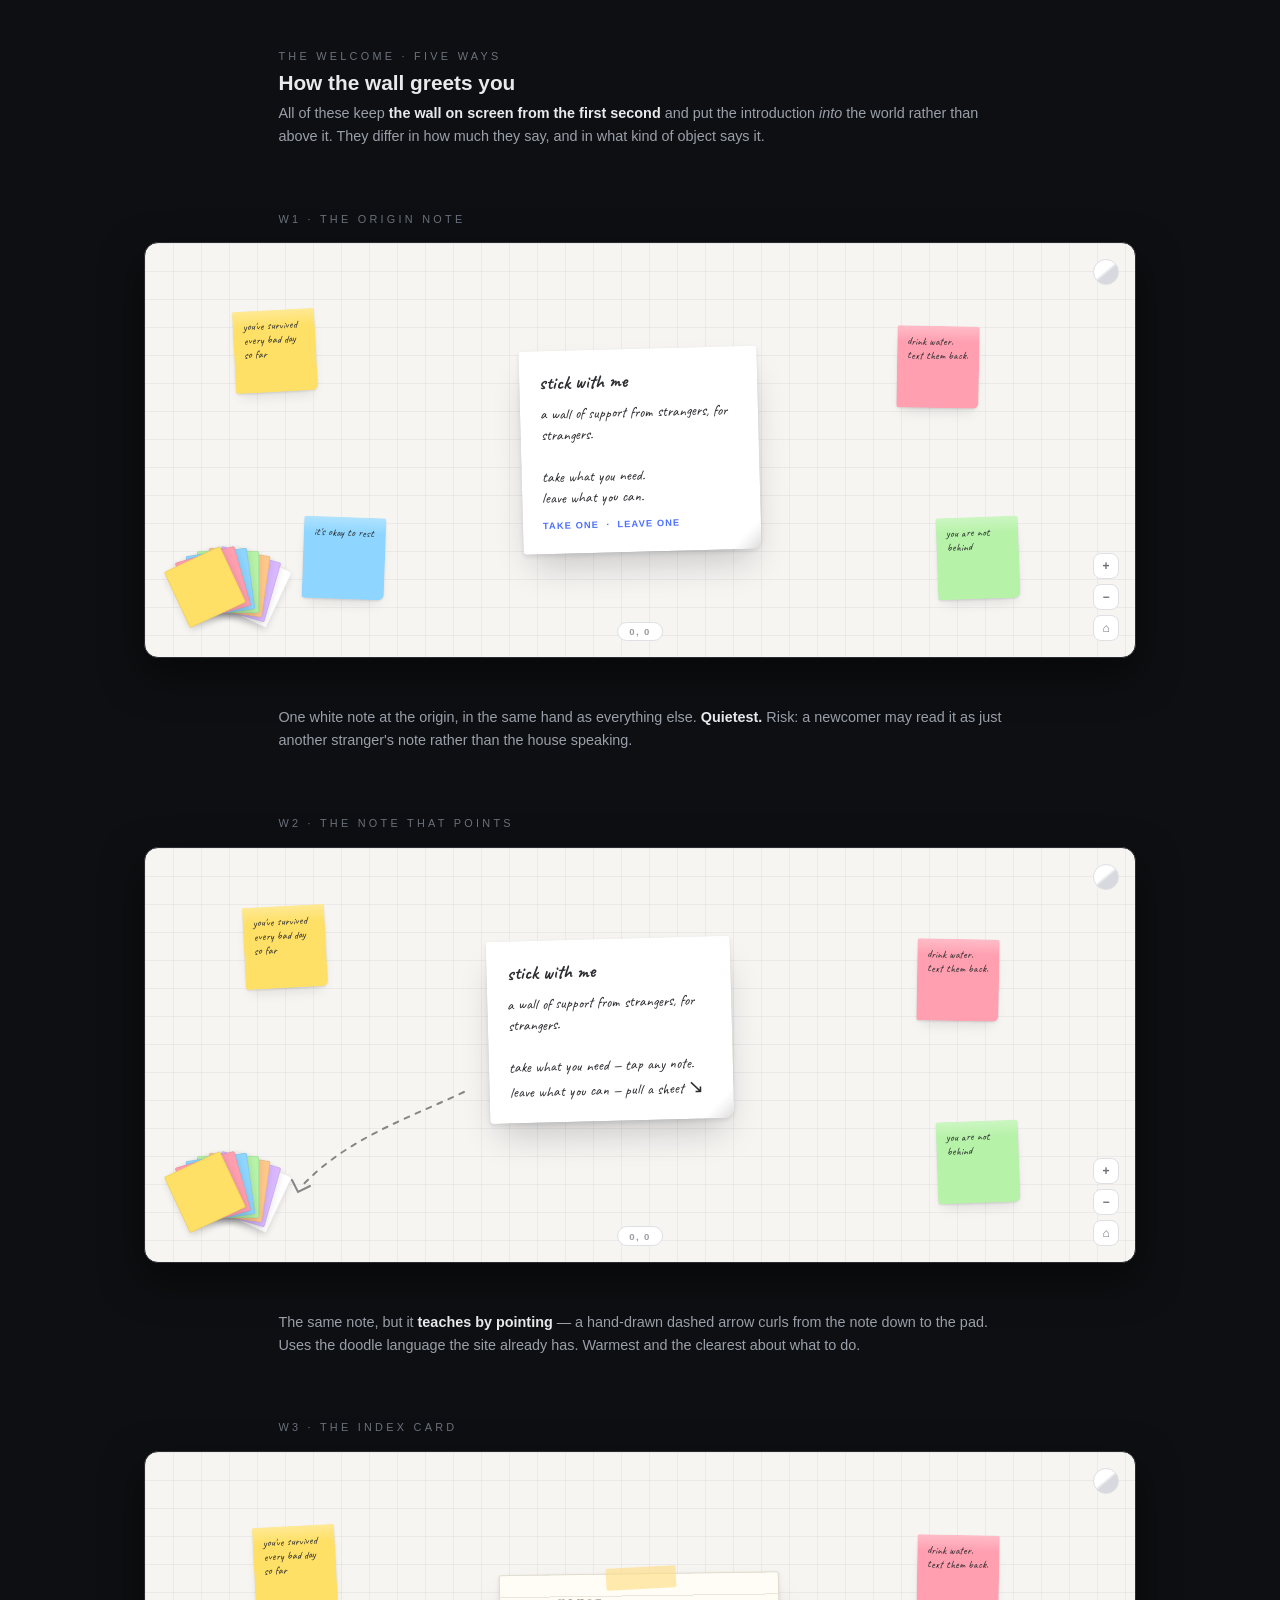
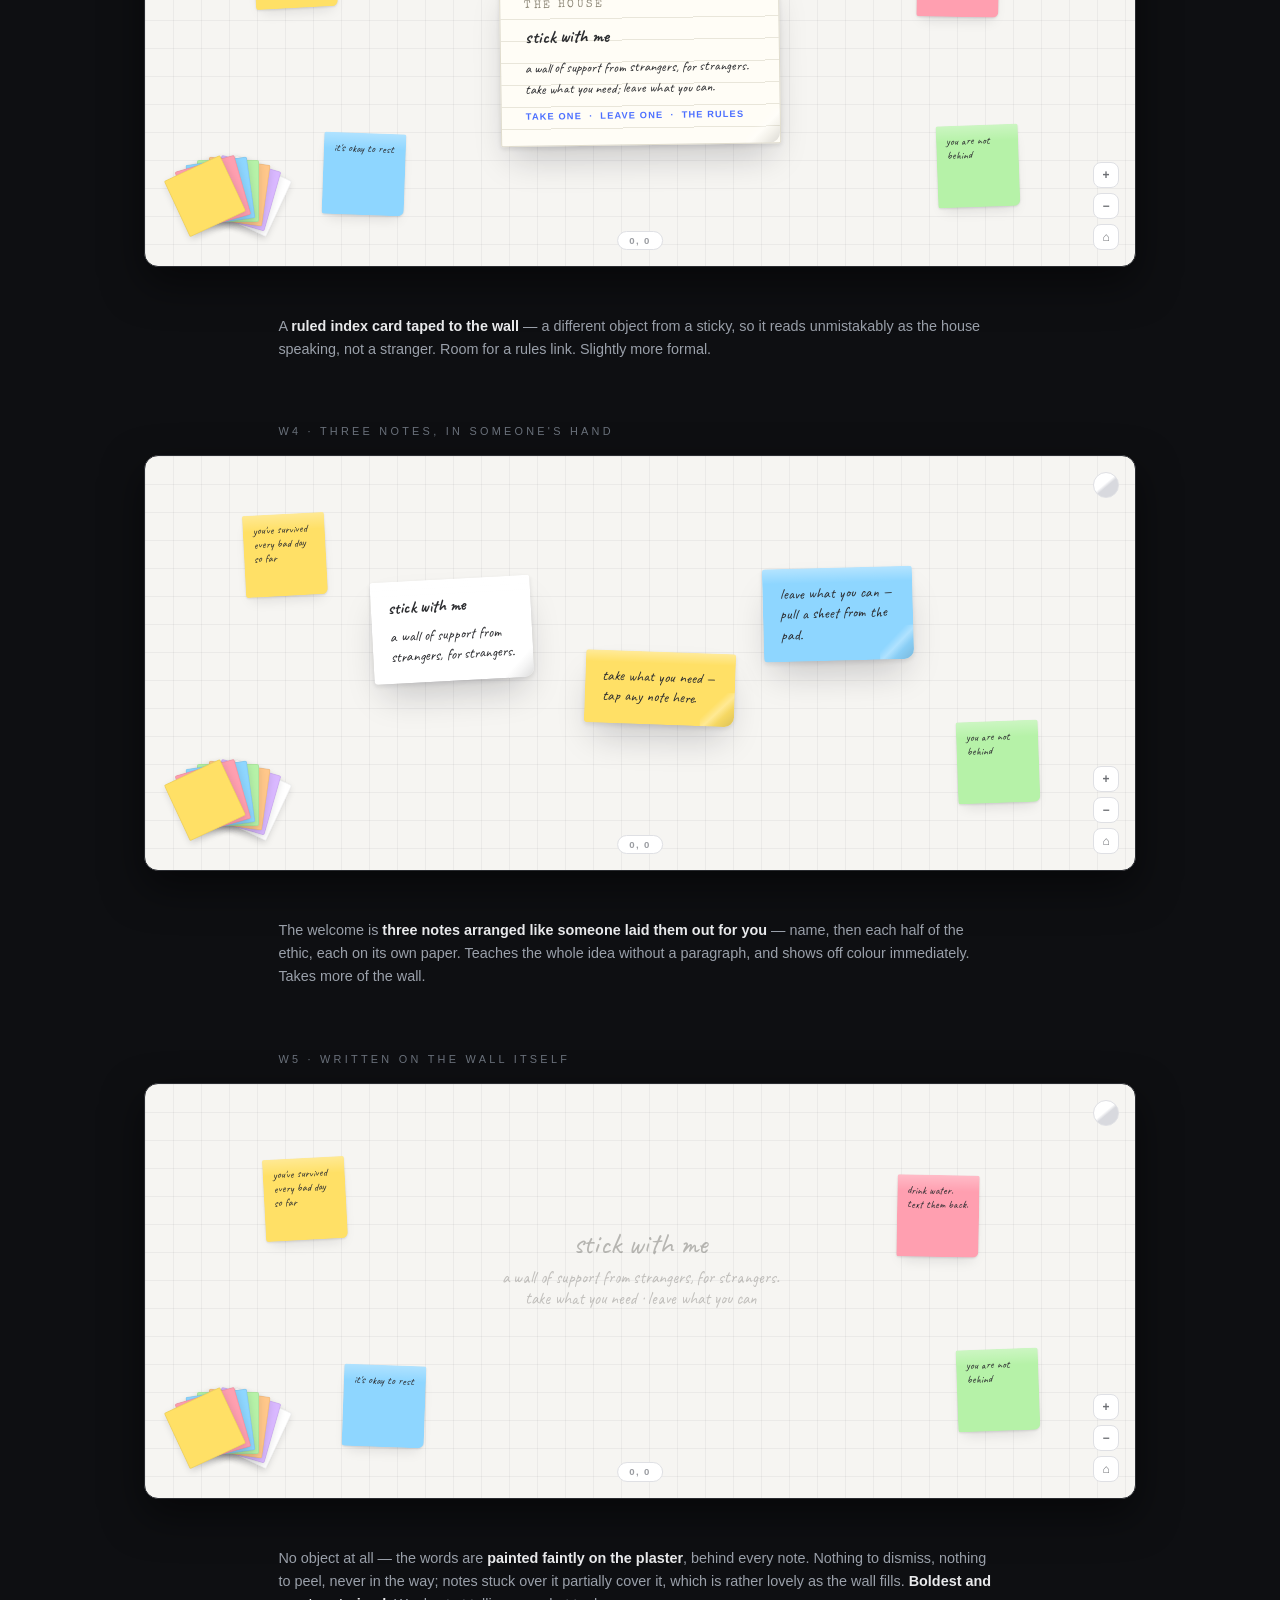
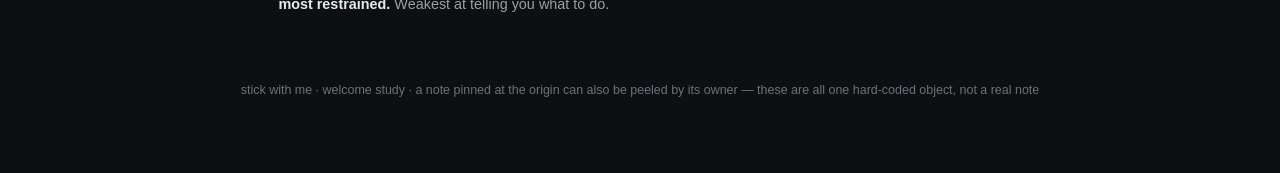
<file: mockups/welcome.html>
<!DOCTYPE html>
<html lang="en">
<head>
<meta charset="utf-8">
<meta name="viewport" content="width=device-width, initial-scale=1">
<title>stick with me — the welcome</title>
<style>
@font-face{font-family:"Caveat";src:url([data-uri]) format("woff2");font-display:swap}
@font-face{font-family:"Special Elite";src:url([data-uri]) format("woff2");font-display:swap}
:root{
  --hand:"Caveat",cursive; --type:"Special Elite",monospace;
  --sans:-apple-system,BlinkMacSystemFont,"Segoe UI",Arial,sans-serif;
  --blue:#4c6fff; --table:#f6f5f2; --grid:rgba(0,0,0,.045);
  --ink:#1d1e20; --dim:#6d6f74; --faint:#9b9da2; --card:#fff; --line:#dfe0e4;
  --sh:rgba(20,20,30,.13); --shb:rgba(20,20,30,.22);
}
*{box-sizing:border-box}
body{margin:0;background:#0e0f12;color:#e9eaec;font-family:var(--sans);-webkit-font-smoothing:antialiased}
.cap{max-width:48rem;margin:0 auto;padding:clamp(2rem,5vw,3rem) 1.4rem .9rem}
.cap .n{font-size:.68rem;letter-spacing:.3em;text-transform:uppercase;color:#6b727c}
.cap h2{margin:.35rem 0 .45rem;font-size:1.3rem;font-weight:700}
.cap p{margin:0;color:#9aa0aa;font-size:.9rem;line-height:1.6}
.cap b{color:#e9eaec}
.foot{padding:2.5rem 1.4rem 4rem;text-align:center;color:#6b727c;font-size:.78rem}

.screen{max-width:62rem;margin:0 auto;height:26rem;position:relative;overflow:hidden;
  border:1px solid #2a2c31;border-radius:14px;background:var(--table);
  background-image:linear-gradient(var(--grid) 1px,transparent 1px),linear-gradient(90deg,var(--grid) 1px,transparent 1px);
  background-size:28px 28px;box-shadow:0 16px 40px rgba(0,0,0,.5)}

/* wall furniture, faint, for context */
.mini{position:absolute;width:82px;height:82px;border-radius:2px 2px 6px 3px;font-family:var(--hand);font-size:11px;
  color:#2c2d30;padding:9px 10px;line-height:1.25;
  background:linear-gradient(180deg,rgba(255,255,255,.3),rgba(255,255,255,0) 20%),var(--p,#ffe066);
  box-shadow:0 1px 2px rgba(20,20,30,.1),0 8px 14px -6px var(--sh)}
.fanpad{position:absolute;left:22px;bottom:22px;width:120px;height:88px}
.fanpad i{position:absolute;left:30px;top:4px;width:62px;height:62px;border-radius:2px;display:block;
  border:1px solid rgba(0,0,0,.06);box-shadow:0 3px 7px var(--sh);transform-origin:50% 138%}
.ops{position:absolute;right:16px;bottom:16px;display:flex;flex-direction:column;gap:5px}
.ops b{width:26px;height:26px;border-radius:8px;background:var(--card);border:1px solid var(--line);
  display:grid;place-items:center;font-size:12px;color:var(--dim);font-weight:600}
.coordchip{position:absolute;left:50%;bottom:16px;transform:translateX(-50%);font-size:.6rem;font-weight:600;
  letter-spacing:.14em;color:var(--faint);background:var(--card);border:1px solid var(--line);
  border-radius:999px;padding:.2rem .7rem}
.lampdot{position:absolute;right:16px;top:16px;width:26px;height:26px;border-radius:50%;
  background:linear-gradient(140deg,#fff 45%,#d8d9de 55%);border:1.5px solid var(--line)}

/* the note object */
.wn{position:absolute;font-family:var(--hand);color:#2c2d30;
  background:linear-gradient(180deg,rgba(255,255,255,.34),rgba(255,255,255,0) 16%),var(--p,#fff);
  border-radius:3px 3px 10px 4px;
  box-shadow:0 2px 4px rgba(20,20,30,.1),0 20px 36px -10px var(--shb);z-index:6;overflow:hidden}
.wn::after{content:"";position:absolute;right:0;bottom:0;width:34px;height:34px;
  background:linear-gradient(315deg,rgba(0,0,0,.14),rgba(0,0,0,.04) 30%,rgba(255,255,255,.3) 46%,transparent 62%);
  border-radius:0 0 10px 0}
.wn .ttl{font-weight:700;font-size:19px;display:block;margin-bottom:7px}
.wn .go{display:inline-block;margin-top:11px;font-family:var(--sans);font-size:.58rem;font-weight:800;
  letter-spacing:.12em;text-transform:uppercase;color:var(--blue)}
.arrow{position:absolute;stroke:#2c2d30;fill:none;stroke-width:2;stroke-linecap:round;opacity:.55;z-index:5}
</style>
</head>
<body>

<div class="cap">
  <p class="n">the welcome &middot; five ways</p>
  <h2>How the wall greets you</h2>
  <p>All of these keep <b>the wall on screen from the first second</b> and put the introduction <em>into</em> the world rather than above it. They differ in how much they say, and in what kind of object says it.</p>
</div>

<!-- ── W1 ───────────────────────────────────────────────── -->
<div class="cap"><p class="n">w1 &middot; the origin note</p></div>
<section class="screen">
  <div class="lampdot"></div>
  <span class="mini" style="--p:#ffe066;left:9%;top:16%;transform:rotate(-3deg)">you've survived every bad day so far</span>
  <span class="mini" style="--p:#8ed6ff;left:16%;top:66%;transform:rotate(2deg)">it's okay to rest</span>
  <span class="mini" style="--p:#ff9fb0;left:76%;top:20%;transform:rotate(1deg)">drink water. text them back.</span>
  <span class="mini" style="--p:#b6f2a8;left:80%;top:66%;transform:rotate(-2deg)">you are not behind</span>
  <div class="wn" style="--p:#fff;left:50%;top:50%;transform:translate(-50%,-50%) rotate(-1.5deg);width:238px;font-size:15px;line-height:1.4;padding:19px 20px">
    <span class="ttl">stick with me</span>
    a wall of support from strangers, for strangers.<br><br>take what you need.<br>leave what you can.
    <span class="go">take one &nbsp;·&nbsp; leave one</span>
  </div>
  <div class="fanpad">
    <i style="background:#ffe066;transform:rotate(-25deg);z-index:7"></i><i style="background:#ff9fb0;transform:rotate(-16deg);z-index:6"></i>
    <i style="background:#8ed6ff;transform:rotate(-8deg);z-index:5"></i><i style="background:#b6f2a8;transform:rotate(0deg);z-index:4"></i>
    <i style="background:#ffc78a;transform:rotate(8deg);z-index:3"></i><i style="background:#d9b8ff;transform:rotate(16deg);z-index:2"></i>
    <i style="background:#fff;transform:rotate(25deg);z-index:1"></i>
  </div>
  <div class="ops"><b>+</b><b>−</b><b>⌂</b></div>
  <span class="coordchip">0, 0</span>
</section>
<div class="cap"><p>One white note at the origin, in the same hand as everything else. <b>Quietest.</b> Risk: a newcomer may read it as just another stranger's note rather than the house speaking.</p></div>

<!-- ── W2 ───────────────────────────────────────────────── -->
<div class="cap"><p class="n">w2 &middot; the note that points</p></div>
<section class="screen">
  <div class="lampdot"></div>
  <span class="mini" style="--p:#ffe066;left:10%;top:14%;transform:rotate(-3deg)">you've survived every bad day so far</span>
  <span class="mini" style="--p:#ff9fb0;left:78%;top:22%;transform:rotate(1deg)">drink water. text them back.</span>
  <span class="mini" style="--p:#b6f2a8;left:80%;top:66%;transform:rotate(-2deg)">you are not behind</span>
  <div class="wn" style="--p:#fff;left:47%;top:44%;transform:translate(-50%,-50%) rotate(-1.5deg);width:244px;font-size:15px;line-height:1.4;padding:19px 20px">
    <span class="ttl">stick with me</span>
    a wall of support from strangers, for strangers.<br><br>
    <b style="font-weight:400">take what you need</b> &mdash; tap any note.<br>
    <b style="font-weight:400">leave what you can</b> &mdash; pull a sheet
    <span style="font-size:19px">&#8600;</span>
  </div>
  <svg class="arrow" style="left:11%;top:56%;width:230px;height:150px" viewBox="0 0 230 150">
    <path d="M210 12 C 150 40, 90 60, 46 108" stroke-dasharray="5 7"/>
    <path d="M38 100 L44 112 L56 106"/>
  </svg>
  <div class="fanpad">
    <i style="background:#ffe066;transform:rotate(-25deg);z-index:7"></i><i style="background:#ff9fb0;transform:rotate(-16deg);z-index:6"></i>
    <i style="background:#8ed6ff;transform:rotate(-8deg);z-index:5"></i><i style="background:#b6f2a8;transform:rotate(0deg);z-index:4"></i>
    <i style="background:#ffc78a;transform:rotate(8deg);z-index:3"></i><i style="background:#d9b8ff;transform:rotate(16deg);z-index:2"></i>
    <i style="background:#fff;transform:rotate(25deg);z-index:1"></i>
  </div>
  <div class="ops"><b>+</b><b>−</b><b>⌂</b></div>
  <span class="coordchip">0, 0</span>
</section>
<div class="cap"><p>The same note, but it <b>teaches by pointing</b> — a hand-drawn dashed arrow curls from the note down to the pad. Uses the doodle language the site already has. Warmest and the clearest about what to do.</p></div>

<!-- ── W3 ───────────────────────────────────────────────── -->
<div class="cap"><p class="n">w3 &middot; the index card</p></div>
<section class="screen">
  <div class="lampdot"></div>
  <span class="mini" style="--p:#ffe066;left:11%;top:18%;transform:rotate(-3deg)">you've survived every bad day so far</span>
  <span class="mini" style="--p:#8ed6ff;left:18%;top:68%;transform:rotate(2deg)">it's okay to rest</span>
  <span class="mini" style="--p:#ff9fb0;left:78%;top:20%;transform:rotate(1deg)">drink water. text them back.</span>
  <span class="mini" style="--p:#b6f2a8;left:80%;top:66%;transform:rotate(-2deg)">you are not behind</span>
  <div class="wn" style="--p:#fffdf6;left:50%;top:50%;transform:translate(-50%,-50%) rotate(-.8deg);width:280px;font-size:14px;line-height:1.5;padding:22px 24px 20px;border-radius:2px;
    background:repeating-linear-gradient(#fffdf6 0 21px,#e9e6da 21px 22px);border:1px solid #e0dccd">
    <span style="font-family:var(--type);font-size:11px;letter-spacing:.22em;text-transform:uppercase;color:#8a8474;display:block;margin-bottom:9px">the house</span>
    <span class="ttl" style="font-size:18px">stick with me</span>
    a wall of support from strangers, for strangers. take what you need; leave what you can.
    <span class="go">take one &nbsp;·&nbsp; leave one &nbsp;·&nbsp; the rules</span>
  </div>
  <div style="position:absolute;left:calc(50% - 34px);top:calc(50% - 92px);width:70px;height:22px;background:rgba(255,222,130,.62);transform:rotate(-3deg);z-index:7;border-radius:2px"></div>
  <div class="fanpad">
    <i style="background:#ffe066;transform:rotate(-25deg);z-index:7"></i><i style="background:#ff9fb0;transform:rotate(-16deg);z-index:6"></i>
    <i style="background:#8ed6ff;transform:rotate(-8deg);z-index:5"></i><i style="background:#b6f2a8;transform:rotate(0deg);z-index:4"></i>
    <i style="background:#ffc78a;transform:rotate(8deg);z-index:3"></i><i style="background:#d9b8ff;transform:rotate(16deg);z-index:2"></i>
    <i style="background:#fff;transform:rotate(25deg);z-index:1"></i>
  </div>
  <div class="ops"><b>+</b><b>−</b><b>⌂</b></div>
  <span class="coordchip">0, 0</span>
</section>
<div class="cap"><p>A <b>ruled index card taped to the wall</b> — a different object from a sticky, so it reads unmistakably as the house speaking, not a stranger. Room for a rules link. Slightly more formal.</p></div>

<!-- ── W4 ───────────────────────────────────────────────── -->
<div class="cap"><p class="n">w4 &middot; three notes, in someone's hand</p></div>
<section class="screen">
  <div class="lampdot"></div>
  <span class="mini" style="--p:#ffe066;left:10%;top:14%;transform:rotate(-3deg)">you've survived every bad day so far</span>
  <span class="mini" style="--p:#b6f2a8;left:82%;top:64%;transform:rotate(-2deg)">you are not behind</span>
  <div class="wn" style="--p:#fff;left:31%;top:42%;transform:translate(-50%,-50%) rotate(-3deg);width:160px;font-size:15px;line-height:1.35;padding:16px 17px">
    <span class="ttl" style="font-size:17px">stick with me</span>
    a wall of support from strangers, for strangers.
  </div>
  <div class="wn" style="--p:#ffe066;left:52%;top:56%;transform:translate(-50%,-50%) rotate(2deg);width:150px;font-size:15px;line-height:1.35;padding:16px 17px">
    take what you need &mdash;<br>tap any note here.
  </div>
  <div class="wn" style="--p:#8ed6ff;left:70%;top:38%;transform:translate(-50%,-50%) rotate(-1.5deg);width:150px;font-size:15px;line-height:1.35;padding:16px 17px">
    leave what you can &mdash;<br>pull a sheet from the pad.
  </div>
  <div class="fanpad">
    <i style="background:#ffe066;transform:rotate(-25deg);z-index:7"></i><i style="background:#ff9fb0;transform:rotate(-16deg);z-index:6"></i>
    <i style="background:#8ed6ff;transform:rotate(-8deg);z-index:5"></i><i style="background:#b6f2a8;transform:rotate(0deg);z-index:4"></i>
    <i style="background:#ffc78a;transform:rotate(8deg);z-index:3"></i><i style="background:#d9b8ff;transform:rotate(16deg);z-index:2"></i>
    <i style="background:#fff;transform:rotate(25deg);z-index:1"></i>
  </div>
  <div class="ops"><b>+</b><b>−</b><b>⌂</b></div>
  <span class="coordchip">0, 0</span>
</section>
<div class="cap"><p>The welcome is <b>three notes arranged like someone laid them out for you</b> — name, then each half of the ethic, each on its own paper. Teaches the whole idea without a paragraph, and shows off colour immediately. Takes more of the wall.</p></div>

<!-- ── W5 ───────────────────────────────────────────────── -->
<div class="cap"><p class="n">w5 &middot; written on the wall itself</p></div>
<section class="screen">
  <div class="lampdot"></div>
  <div style="position:absolute;left:50%;top:44%;transform:translate(-50%,-50%);text-align:center;z-index:4">
    <p style="font-family:var(--hand);font-size:30px;color:rgba(60,58,54,.34);margin:0">stick with me</p>
    <p style="font-family:var(--hand);font-size:17px;color:rgba(60,58,54,.28);margin:.3rem 0 0">a wall of support from strangers, for strangers.<br>take what you need &middot; leave what you can</p>
  </div>
  <span class="mini" style="--p:#ffe066;left:12%;top:18%;transform:rotate(-3deg)">you've survived every bad day so far</span>
  <span class="mini" style="--p:#8ed6ff;left:20%;top:68%;transform:rotate(2deg)">it's okay to rest</span>
  <span class="mini" style="--p:#ff9fb0;left:76%;top:22%;transform:rotate(1deg)">drink water. text them back.</span>
  <span class="mini" style="--p:#b6f2a8;left:82%;top:64%;transform:rotate(-2deg)">you are not behind</span>
  <div class="fanpad">
    <i style="background:#ffe066;transform:rotate(-25deg);z-index:7"></i><i style="background:#ff9fb0;transform:rotate(-16deg);z-index:6"></i>
    <i style="background:#8ed6ff;transform:rotate(-8deg);z-index:5"></i><i style="background:#b6f2a8;transform:rotate(0deg);z-index:4"></i>
    <i style="background:#ffc78a;transform:rotate(8deg);z-index:3"></i><i style="background:#d9b8ff;transform:rotate(16deg);z-index:2"></i>
    <i style="background:#fff;transform:rotate(25deg);z-index:1"></i>
  </div>
  <div class="ops"><b>+</b><b>−</b><b>⌂</b></div>
  <span class="coordchip">0, 0</span>
</section>
<div class="cap"><p>No object at all — the words are <b>painted faintly on the plaster</b>, behind every note. Nothing to dismiss, nothing to peel, never in the way; notes stuck over it partially cover it, which is rather lovely as the wall fills. <b>Boldest and most restrained.</b> Weakest at telling you what to do.</p></div>

<p class="foot">stick with me &middot; welcome study &middot; a note pinned at the origin can also be peeled by its owner &mdash; these are all one hard-coded object, not a real note</p>

</body>
</html>
</file>
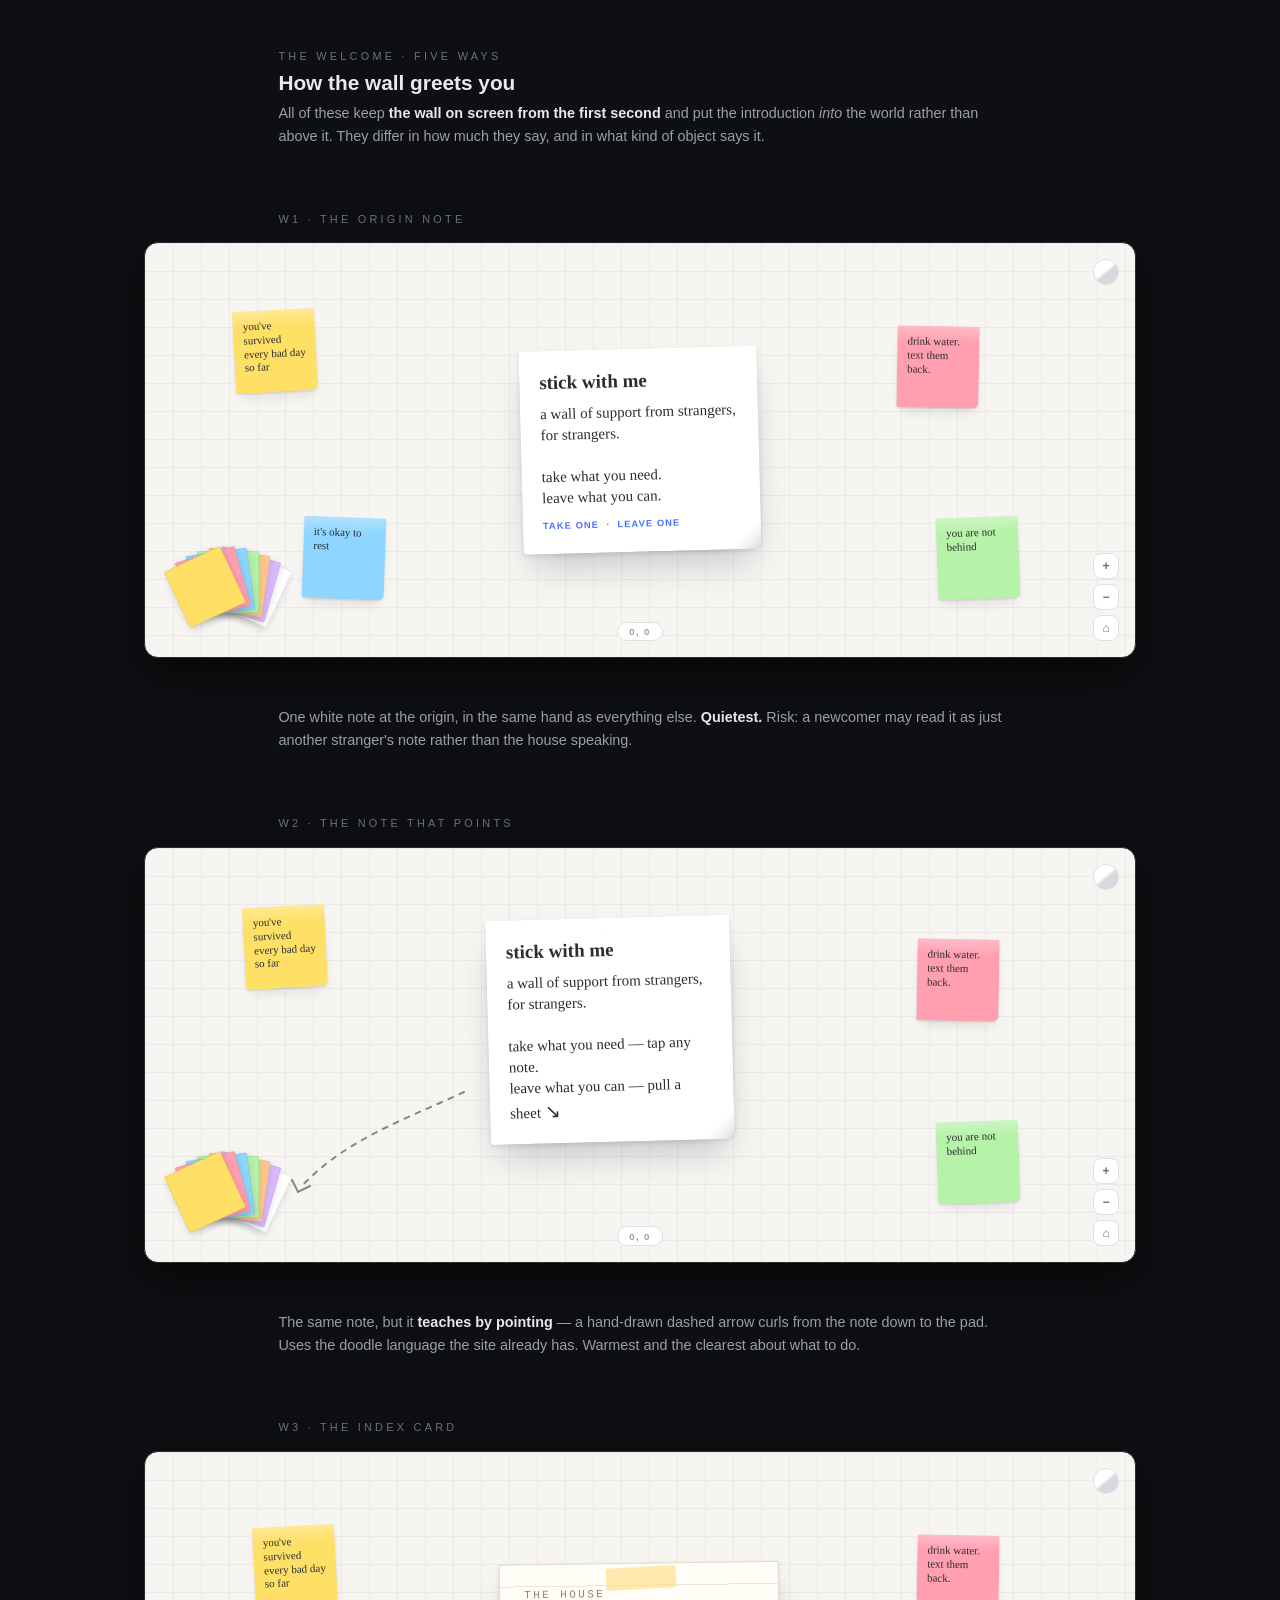
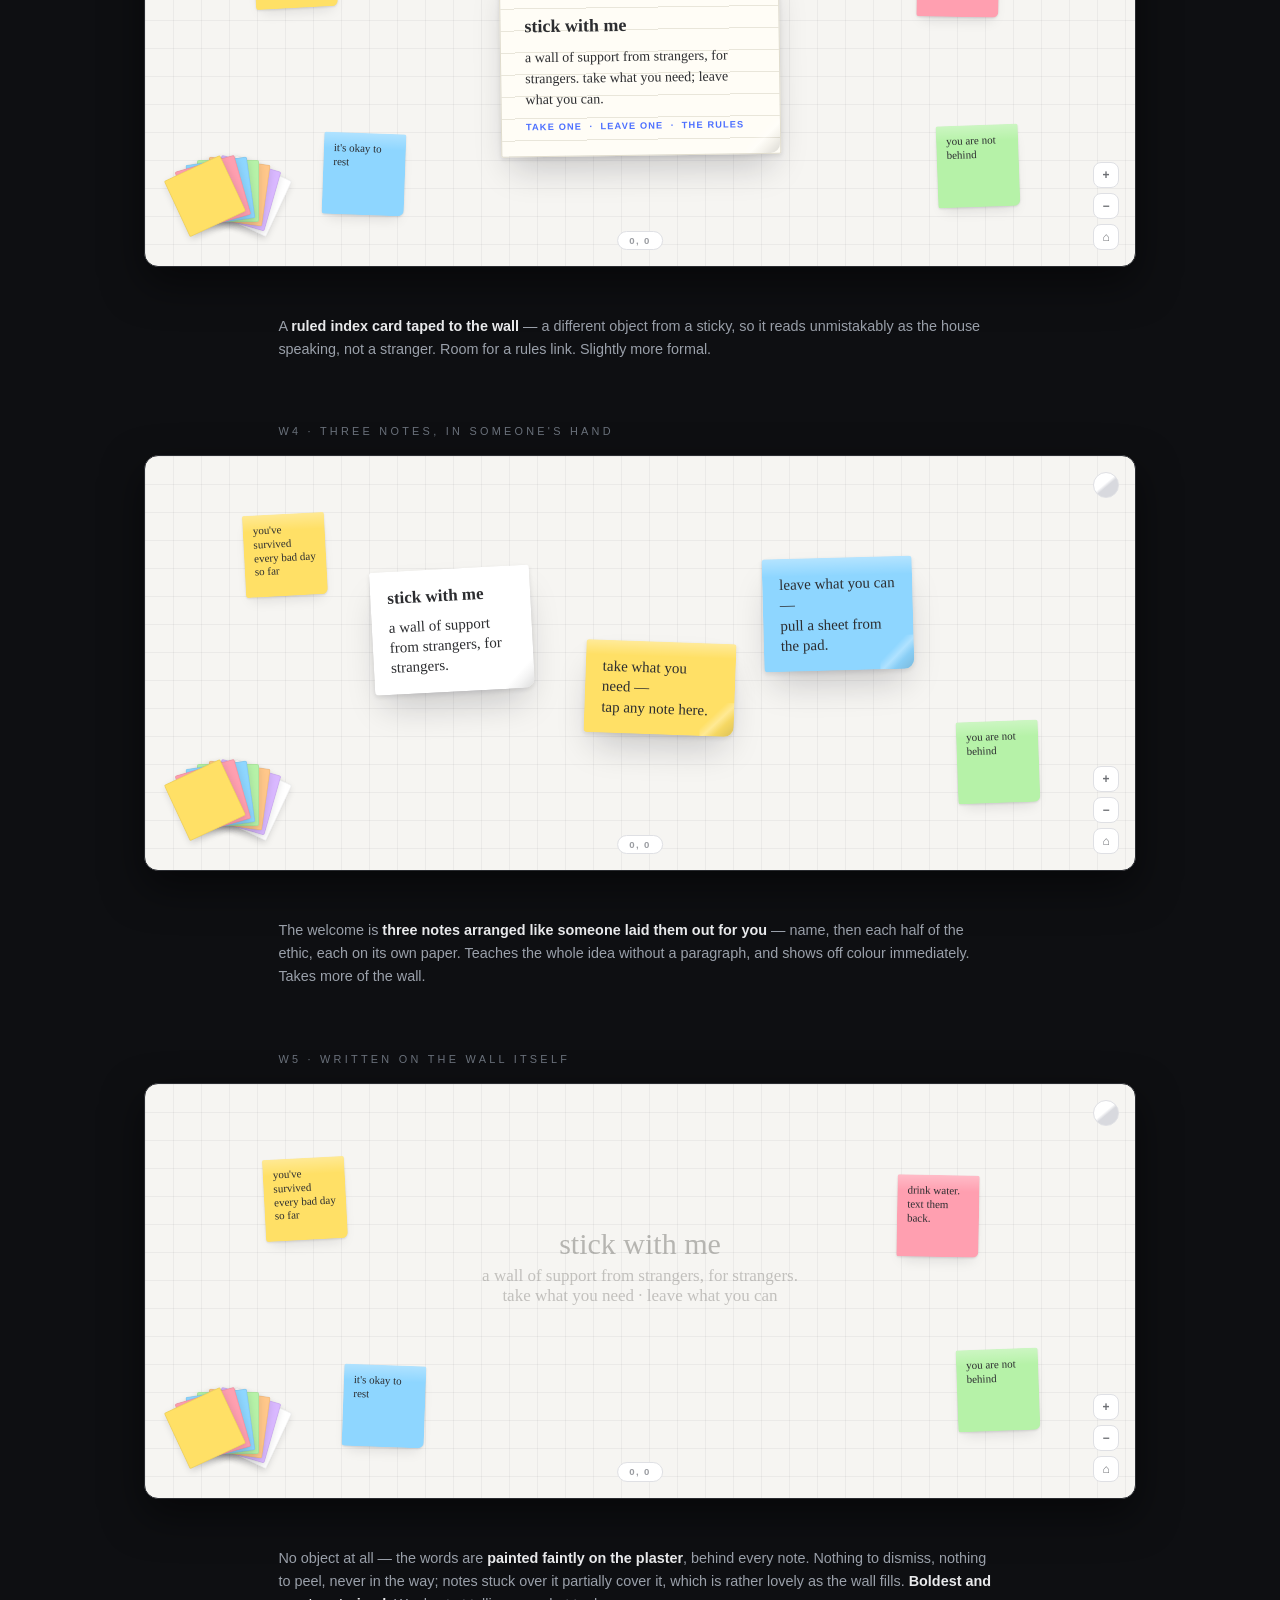
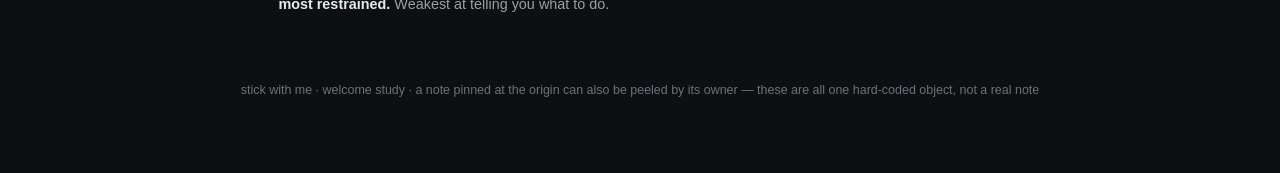
<file: mockups/welcome.src.html>
<!DOCTYPE html>
<html lang="en">
<head>
<meta charset="utf-8">
<meta name="viewport" content="width=device-width, initial-scale=1">
<title>stick with me — the welcome</title>
<style>
@font-face{font-family:"Caveat";src:url([data-uri]) format("woff2");font-display:swap}
@font-face{font-family:"Special Elite";src:url([data-uri]) format("woff2");font-display:swap}
:root{
  --hand:"Caveat",cursive; --type:"Special Elite",monospace;
  --sans:-apple-system,BlinkMacSystemFont,"Segoe UI",Arial,sans-serif;
  --blue:#4c6fff; --table:#f6f5f2; --grid:rgba(0,0,0,.045);
  --ink:#1d1e20; --dim:#6d6f74; --faint:#9b9da2; --card:#fff; --line:#dfe0e4;
  --sh:rgba(20,20,30,.13); --shb:rgba(20,20,30,.22);
}
*{box-sizing:border-box}
body{margin:0;background:#0e0f12;color:#e9eaec;font-family:var(--sans);-webkit-font-smoothing:antialiased}
.cap{max-width:48rem;margin:0 auto;padding:clamp(2rem,5vw,3rem) 1.4rem .9rem}
.cap .n{font-size:.68rem;letter-spacing:.3em;text-transform:uppercase;color:#6b727c}
.cap h2{margin:.35rem 0 .45rem;font-size:1.3rem;font-weight:700}
.cap p{margin:0;color:#9aa0aa;font-size:.9rem;line-height:1.6}
.cap b{color:#e9eaec}
.foot{padding:2.5rem 1.4rem 4rem;text-align:center;color:#6b727c;font-size:.78rem}

.screen{max-width:62rem;margin:0 auto;height:26rem;position:relative;overflow:hidden;
  border:1px solid #2a2c31;border-radius:14px;background:var(--table);
  background-image:linear-gradient(var(--grid) 1px,transparent 1px),linear-gradient(90deg,var(--grid) 1px,transparent 1px);
  background-size:28px 28px;box-shadow:0 16px 40px rgba(0,0,0,.5)}

/* wall furniture, faint, for context */
.mini{position:absolute;width:82px;height:82px;border-radius:2px 2px 6px 3px;font-family:var(--hand);font-size:11px;
  color:#2c2d30;padding:9px 10px;line-height:1.25;
  background:linear-gradient(180deg,rgba(255,255,255,.3),rgba(255,255,255,0) 20%),var(--p,#ffe066);
  box-shadow:0 1px 2px rgba(20,20,30,.1),0 8px 14px -6px var(--sh)}
.fanpad{position:absolute;left:22px;bottom:22px;width:120px;height:88px}
.fanpad i{position:absolute;left:30px;top:4px;width:62px;height:62px;border-radius:2px;display:block;
  border:1px solid rgba(0,0,0,.06);box-shadow:0 3px 7px var(--sh);transform-origin:50% 138%}
.ops{position:absolute;right:16px;bottom:16px;display:flex;flex-direction:column;gap:5px}
.ops b{width:26px;height:26px;border-radius:8px;background:var(--card);border:1px solid var(--line);
  display:grid;place-items:center;font-size:12px;color:var(--dim);font-weight:600}
.coordchip{position:absolute;left:50%;bottom:16px;transform:translateX(-50%);font-size:.6rem;font-weight:600;
  letter-spacing:.14em;color:var(--faint);background:var(--card);border:1px solid var(--line);
  border-radius:999px;padding:.2rem .7rem}
.lampdot{position:absolute;right:16px;top:16px;width:26px;height:26px;border-radius:50%;
  background:linear-gradient(140deg,#fff 45%,#d8d9de 55%);border:1.5px solid var(--line)}

/* the note object */
.wn{position:absolute;font-family:var(--hand);color:#2c2d30;
  background:linear-gradient(180deg,rgba(255,255,255,.34),rgba(255,255,255,0) 16%),var(--p,#fff);
  border-radius:3px 3px 10px 4px;
  box-shadow:0 2px 4px rgba(20,20,30,.1),0 20px 36px -10px var(--shb);z-index:6;overflow:hidden}
.wn::after{content:"";position:absolute;right:0;bottom:0;width:34px;height:34px;
  background:linear-gradient(315deg,rgba(0,0,0,.14),rgba(0,0,0,.04) 30%,rgba(255,255,255,.3) 46%,transparent 62%);
  border-radius:0 0 10px 0}
.wn .ttl{font-weight:700;font-size:19px;display:block;margin-bottom:7px}
.wn .go{display:inline-block;margin-top:11px;font-family:var(--sans);font-size:.58rem;font-weight:800;
  letter-spacing:.12em;text-transform:uppercase;color:var(--blue)}
.arrow{position:absolute;stroke:#2c2d30;fill:none;stroke-width:2;stroke-linecap:round;opacity:.55;z-index:5}
</style>
</head>
<body>

<div class="cap">
  <p class="n">the welcome &middot; five ways</p>
  <h2>How the wall greets you</h2>
  <p>All of these keep <b>the wall on screen from the first second</b> and put the introduction <em>into</em> the world rather than above it. They differ in how much they say, and in what kind of object says it.</p>
</div>

<!-- ── W1 ───────────────────────────────────────────────── -->
<div class="cap"><p class="n">w1 &middot; the origin note</p></div>
<section class="screen">
  <div class="lampdot"></div>
  <span class="mini" style="--p:#ffe066;left:9%;top:16%;transform:rotate(-3deg)">you've survived every bad day so far</span>
  <span class="mini" style="--p:#8ed6ff;left:16%;top:66%;transform:rotate(2deg)">it's okay to rest</span>
  <span class="mini" style="--p:#ff9fb0;left:76%;top:20%;transform:rotate(1deg)">drink water. text them back.</span>
  <span class="mini" style="--p:#b6f2a8;left:80%;top:66%;transform:rotate(-2deg)">you are not behind</span>
  <div class="wn" style="--p:#fff;left:50%;top:50%;transform:translate(-50%,-50%) rotate(-1.5deg);width:238px;font-size:15px;line-height:1.4;padding:19px 20px">
    <span class="ttl">stick with me</span>
    a wall of support from strangers, for strangers.<br><br>take what you need.<br>leave what you can.
    <span class="go">take one &nbsp;·&nbsp; leave one</span>
  </div>
  <div class="fanpad">
    <i style="background:#ffe066;transform:rotate(-25deg);z-index:7"></i><i style="background:#ff9fb0;transform:rotate(-16deg);z-index:6"></i>
    <i style="background:#8ed6ff;transform:rotate(-8deg);z-index:5"></i><i style="background:#b6f2a8;transform:rotate(0deg);z-index:4"></i>
    <i style="background:#ffc78a;transform:rotate(8deg);z-index:3"></i><i style="background:#d9b8ff;transform:rotate(16deg);z-index:2"></i>
    <i style="background:#fff;transform:rotate(25deg);z-index:1"></i>
  </div>
  <div class="ops"><b>+</b><b>−</b><b>⌂</b></div>
  <span class="coordchip">0, 0</span>
</section>
<div class="cap"><p>One white note at the origin, in the same hand as everything else. <b>Quietest.</b> Risk: a newcomer may read it as just another stranger's note rather than the house speaking.</p></div>

<!-- ── W2 ───────────────────────────────────────────────── -->
<div class="cap"><p class="n">w2 &middot; the note that points</p></div>
<section class="screen">
  <div class="lampdot"></div>
  <span class="mini" style="--p:#ffe066;left:10%;top:14%;transform:rotate(-3deg)">you've survived every bad day so far</span>
  <span class="mini" style="--p:#ff9fb0;left:78%;top:22%;transform:rotate(1deg)">drink water. text them back.</span>
  <span class="mini" style="--p:#b6f2a8;left:80%;top:66%;transform:rotate(-2deg)">you are not behind</span>
  <div class="wn" style="--p:#fff;left:47%;top:44%;transform:translate(-50%,-50%) rotate(-1.5deg);width:244px;font-size:15px;line-height:1.4;padding:19px 20px">
    <span class="ttl">stick with me</span>
    a wall of support from strangers, for strangers.<br><br>
    <b style="font-weight:400">take what you need</b> &mdash; tap any note.<br>
    <b style="font-weight:400">leave what you can</b> &mdash; pull a sheet
    <span style="font-size:19px">&#8600;</span>
  </div>
  <svg class="arrow" style="left:11%;top:56%;width:230px;height:150px" viewBox="0 0 230 150">
    <path d="M210 12 C 150 40, 90 60, 46 108" stroke-dasharray="5 7"/>
    <path d="M38 100 L44 112 L56 106"/>
  </svg>
  <div class="fanpad">
    <i style="background:#ffe066;transform:rotate(-25deg);z-index:7"></i><i style="background:#ff9fb0;transform:rotate(-16deg);z-index:6"></i>
    <i style="background:#8ed6ff;transform:rotate(-8deg);z-index:5"></i><i style="background:#b6f2a8;transform:rotate(0deg);z-index:4"></i>
    <i style="background:#ffc78a;transform:rotate(8deg);z-index:3"></i><i style="background:#d9b8ff;transform:rotate(16deg);z-index:2"></i>
    <i style="background:#fff;transform:rotate(25deg);z-index:1"></i>
  </div>
  <div class="ops"><b>+</b><b>−</b><b>⌂</b></div>
  <span class="coordchip">0, 0</span>
</section>
<div class="cap"><p>The same note, but it <b>teaches by pointing</b> — a hand-drawn dashed arrow curls from the note down to the pad. Uses the doodle language the site already has. Warmest and the clearest about what to do.</p></div>

<!-- ── W3 ───────────────────────────────────────────────── -->
<div class="cap"><p class="n">w3 &middot; the index card</p></div>
<section class="screen">
  <div class="lampdot"></div>
  <span class="mini" style="--p:#ffe066;left:11%;top:18%;transform:rotate(-3deg)">you've survived every bad day so far</span>
  <span class="mini" style="--p:#8ed6ff;left:18%;top:68%;transform:rotate(2deg)">it's okay to rest</span>
  <span class="mini" style="--p:#ff9fb0;left:78%;top:20%;transform:rotate(1deg)">drink water. text them back.</span>
  <span class="mini" style="--p:#b6f2a8;left:80%;top:66%;transform:rotate(-2deg)">you are not behind</span>
  <div class="wn" style="--p:#fffdf6;left:50%;top:50%;transform:translate(-50%,-50%) rotate(-.8deg);width:280px;font-size:14px;line-height:1.5;padding:22px 24px 20px;border-radius:2px;
    background:repeating-linear-gradient(#fffdf6 0 21px,#e9e6da 21px 22px);border:1px solid #e0dccd">
    <span style="font-family:var(--type);font-size:11px;letter-spacing:.22em;text-transform:uppercase;color:#8a8474;display:block;margin-bottom:9px">the house</span>
    <span class="ttl" style="font-size:18px">stick with me</span>
    a wall of support from strangers, for strangers. take what you need; leave what you can.
    <span class="go">take one &nbsp;·&nbsp; leave one &nbsp;·&nbsp; the rules</span>
  </div>
  <div style="position:absolute;left:calc(50% - 34px);top:calc(50% - 92px);width:70px;height:22px;background:rgba(255,222,130,.62);transform:rotate(-3deg);z-index:7;border-radius:2px"></div>
  <div class="fanpad">
    <i style="background:#ffe066;transform:rotate(-25deg);z-index:7"></i><i style="background:#ff9fb0;transform:rotate(-16deg);z-index:6"></i>
    <i style="background:#8ed6ff;transform:rotate(-8deg);z-index:5"></i><i style="background:#b6f2a8;transform:rotate(0deg);z-index:4"></i>
    <i style="background:#ffc78a;transform:rotate(8deg);z-index:3"></i><i style="background:#d9b8ff;transform:rotate(16deg);z-index:2"></i>
    <i style="background:#fff;transform:rotate(25deg);z-index:1"></i>
  </div>
  <div class="ops"><b>+</b><b>−</b><b>⌂</b></div>
  <span class="coordchip">0, 0</span>
</section>
<div class="cap"><p>A <b>ruled index card taped to the wall</b> — a different object from a sticky, so it reads unmistakably as the house speaking, not a stranger. Room for a rules link. Slightly more formal.</p></div>

<!-- ── W4 ───────────────────────────────────────────────── -->
<div class="cap"><p class="n">w4 &middot; three notes, in someone's hand</p></div>
<section class="screen">
  <div class="lampdot"></div>
  <span class="mini" style="--p:#ffe066;left:10%;top:14%;transform:rotate(-3deg)">you've survived every bad day so far</span>
  <span class="mini" style="--p:#b6f2a8;left:82%;top:64%;transform:rotate(-2deg)">you are not behind</span>
  <div class="wn" style="--p:#fff;left:31%;top:42%;transform:translate(-50%,-50%) rotate(-3deg);width:160px;font-size:15px;line-height:1.35;padding:16px 17px">
    <span class="ttl" style="font-size:17px">stick with me</span>
    a wall of support from strangers, for strangers.
  </div>
  <div class="wn" style="--p:#ffe066;left:52%;top:56%;transform:translate(-50%,-50%) rotate(2deg);width:150px;font-size:15px;line-height:1.35;padding:16px 17px">
    take what you need &mdash;<br>tap any note here.
  </div>
  <div class="wn" style="--p:#8ed6ff;left:70%;top:38%;transform:translate(-50%,-50%) rotate(-1.5deg);width:150px;font-size:15px;line-height:1.35;padding:16px 17px">
    leave what you can &mdash;<br>pull a sheet from the pad.
  </div>
  <div class="fanpad">
    <i style="background:#ffe066;transform:rotate(-25deg);z-index:7"></i><i style="background:#ff9fb0;transform:rotate(-16deg);z-index:6"></i>
    <i style="background:#8ed6ff;transform:rotate(-8deg);z-index:5"></i><i style="background:#b6f2a8;transform:rotate(0deg);z-index:4"></i>
    <i style="background:#ffc78a;transform:rotate(8deg);z-index:3"></i><i style="background:#d9b8ff;transform:rotate(16deg);z-index:2"></i>
    <i style="background:#fff;transform:rotate(25deg);z-index:1"></i>
  </div>
  <div class="ops"><b>+</b><b>−</b><b>⌂</b></div>
  <span class="coordchip">0, 0</span>
</section>
<div class="cap"><p>The welcome is <b>three notes arranged like someone laid them out for you</b> — name, then each half of the ethic, each on its own paper. Teaches the whole idea without a paragraph, and shows off colour immediately. Takes more of the wall.</p></div>

<!-- ── W5 ───────────────────────────────────────────────── -->
<div class="cap"><p class="n">w5 &middot; written on the wall itself</p></div>
<section class="screen">
  <div class="lampdot"></div>
  <div style="position:absolute;left:50%;top:44%;transform:translate(-50%,-50%);text-align:center;z-index:4">
    <p style="font-family:var(--hand);font-size:30px;color:rgba(60,58,54,.34);margin:0">stick with me</p>
    <p style="font-family:var(--hand);font-size:17px;color:rgba(60,58,54,.28);margin:.3rem 0 0">a wall of support from strangers, for strangers.<br>take what you need &middot; leave what you can</p>
  </div>
  <span class="mini" style="--p:#ffe066;left:12%;top:18%;transform:rotate(-3deg)">you've survived every bad day so far</span>
  <span class="mini" style="--p:#8ed6ff;left:20%;top:68%;transform:rotate(2deg)">it's okay to rest</span>
  <span class="mini" style="--p:#ff9fb0;left:76%;top:22%;transform:rotate(1deg)">drink water. text them back.</span>
  <span class="mini" style="--p:#b6f2a8;left:82%;top:64%;transform:rotate(-2deg)">you are not behind</span>
  <div class="fanpad">
    <i style="background:#ffe066;transform:rotate(-25deg);z-index:7"></i><i style="background:#ff9fb0;transform:rotate(-16deg);z-index:6"></i>
    <i style="background:#8ed6ff;transform:rotate(-8deg);z-index:5"></i><i style="background:#b6f2a8;transform:rotate(0deg);z-index:4"></i>
    <i style="background:#ffc78a;transform:rotate(8deg);z-index:3"></i><i style="background:#d9b8ff;transform:rotate(16deg);z-index:2"></i>
    <i style="background:#fff;transform:rotate(25deg);z-index:1"></i>
  </div>
  <div class="ops"><b>+</b><b>−</b><b>⌂</b></div>
  <span class="coordchip">0, 0</span>
</section>
<div class="cap"><p>No object at all — the words are <b>painted faintly on the plaster</b>, behind every note. Nothing to dismiss, nothing to peel, never in the way; notes stuck over it partially cover it, which is rather lovely as the wall fills. <b>Boldest and most restrained.</b> Weakest at telling you what to do.</p></div>

<p class="foot">stick with me &middot; welcome study &middot; a note pinned at the origin can also be peeled by its owner &mdash; these are all one hard-coded object, not a real note</p>

</body>
</html>
</file>
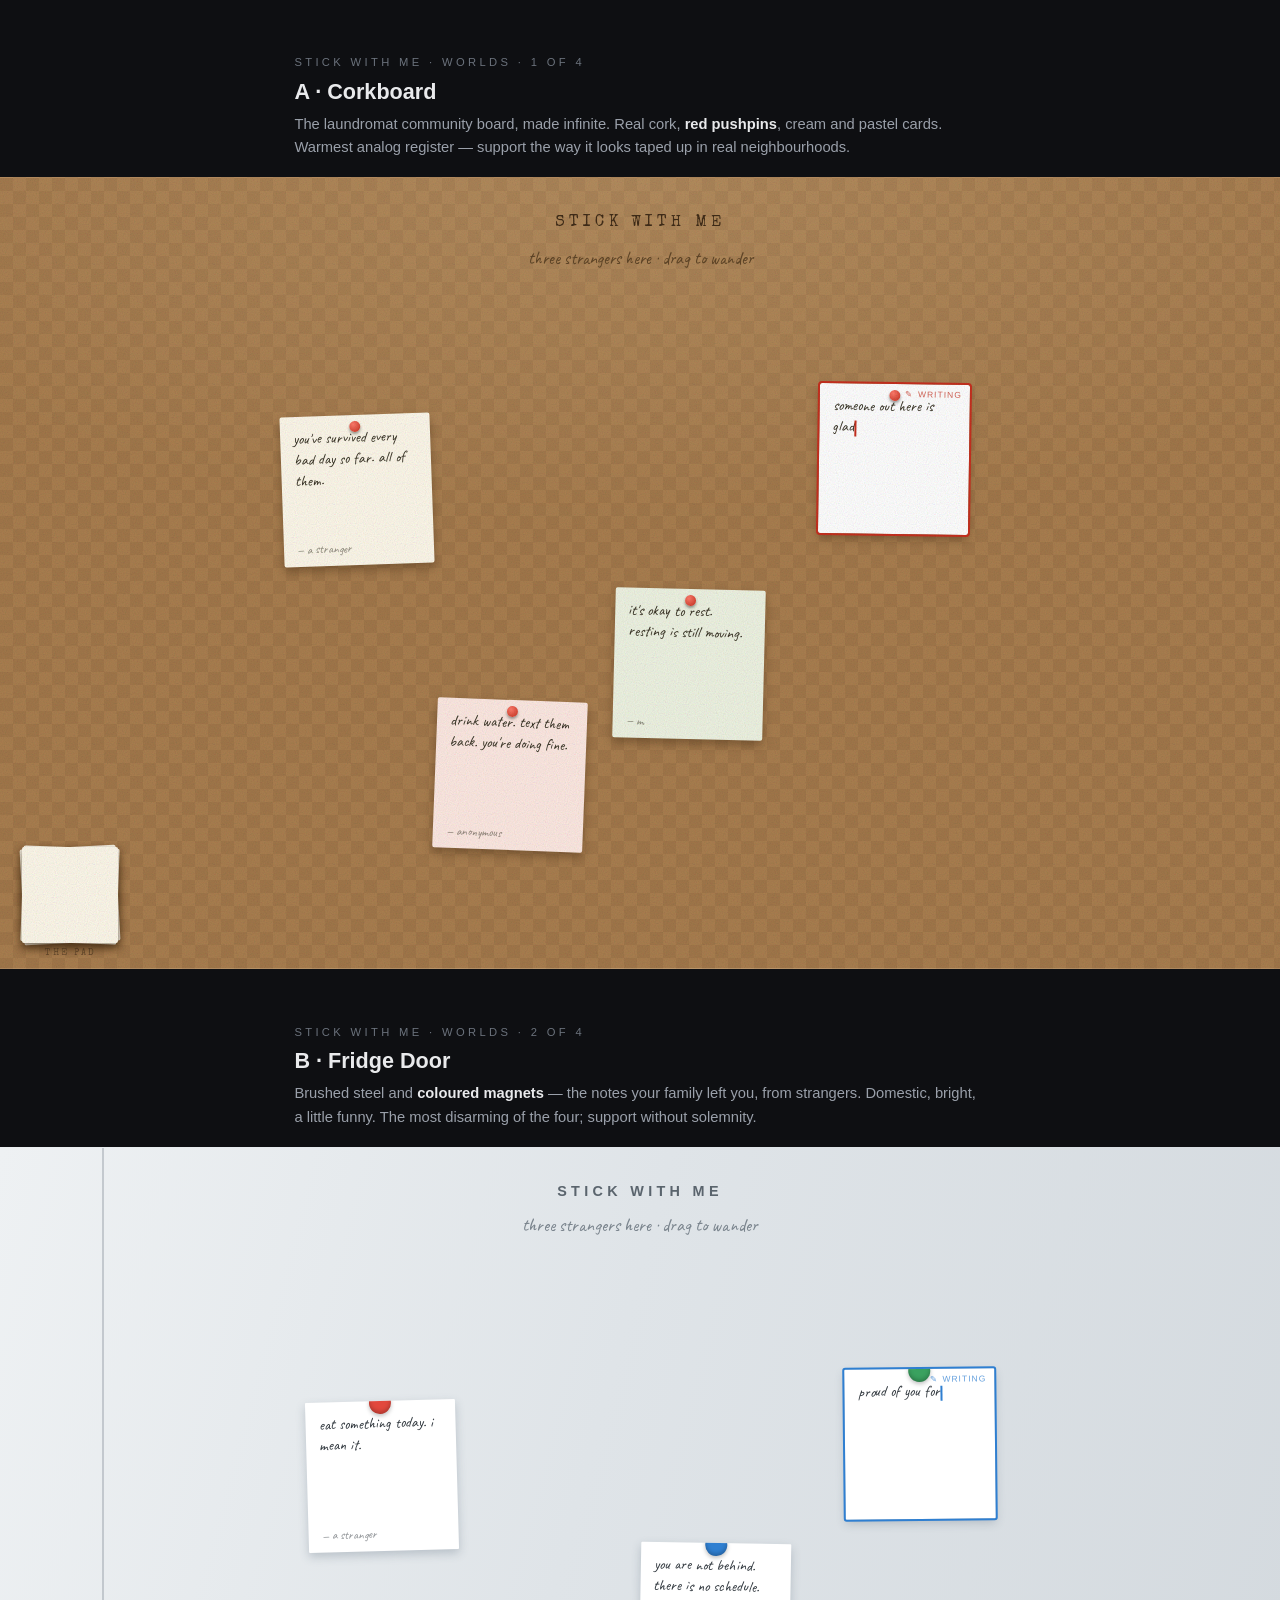
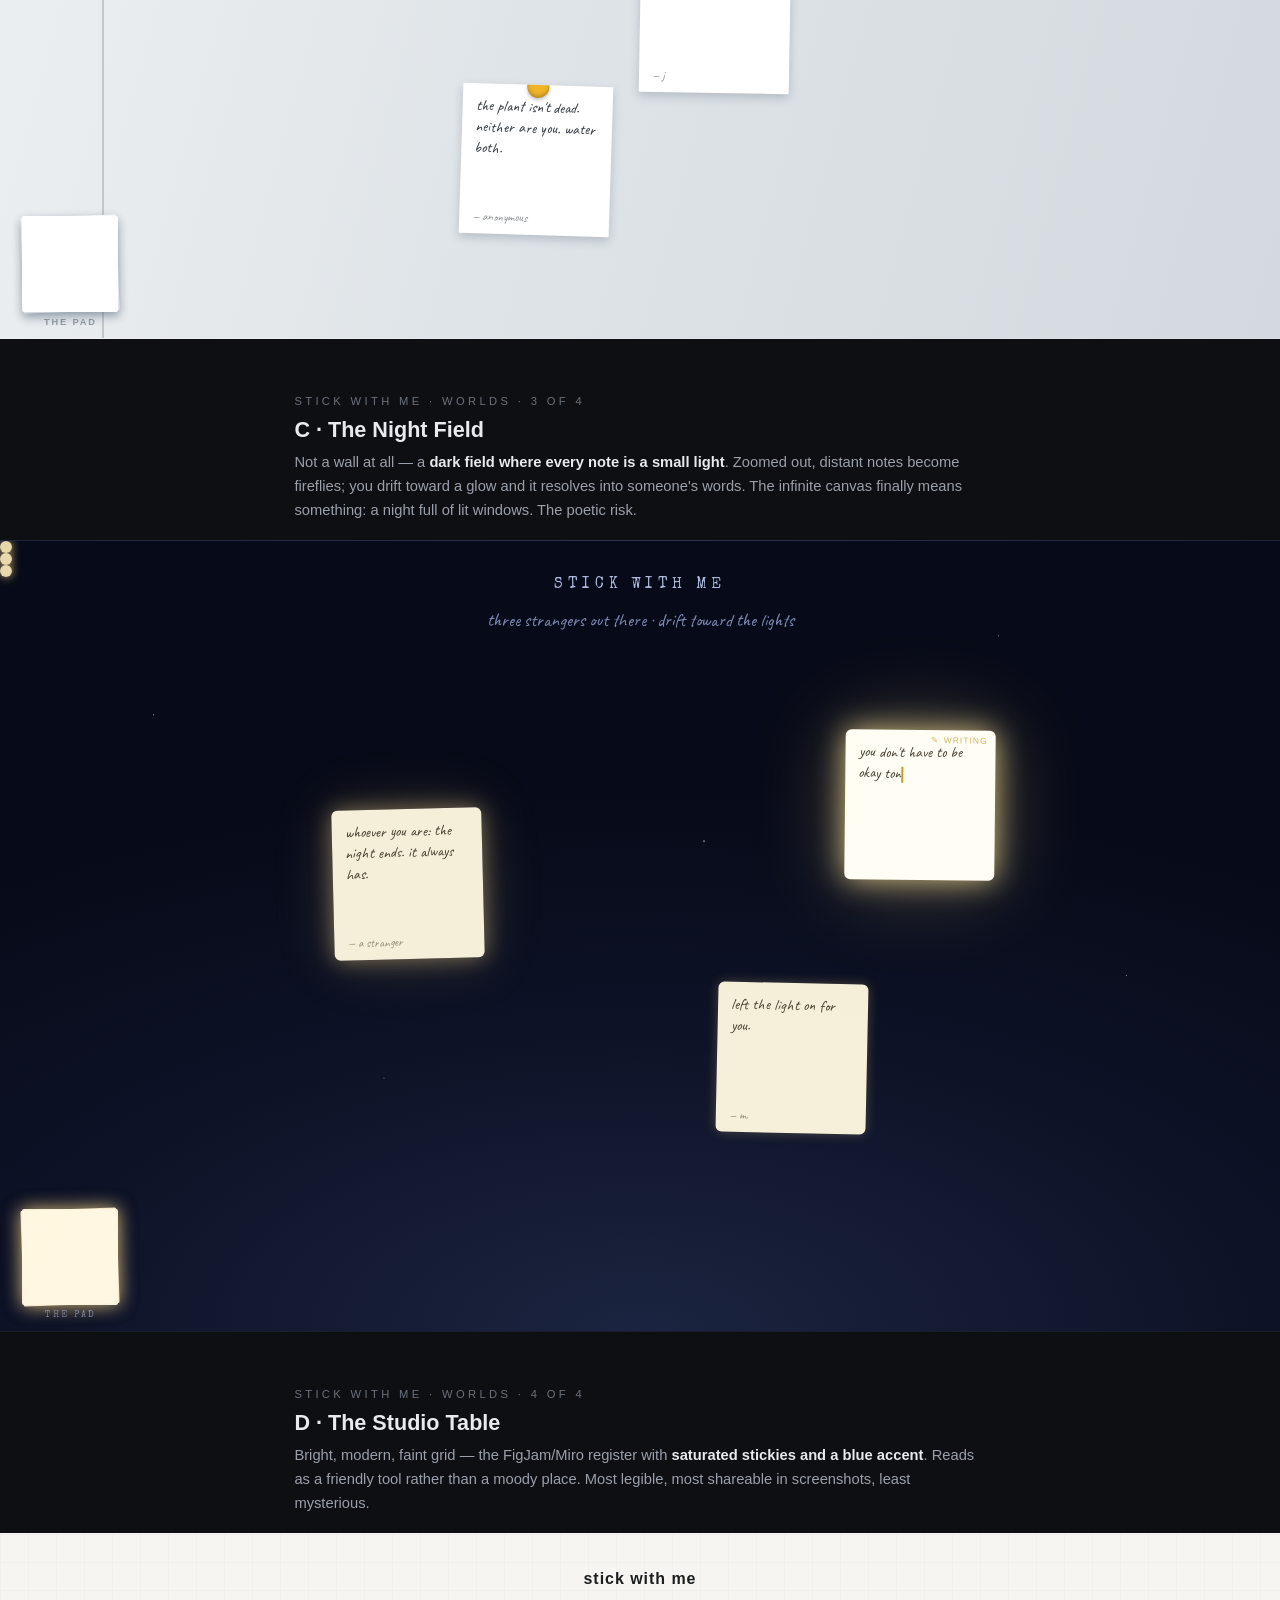
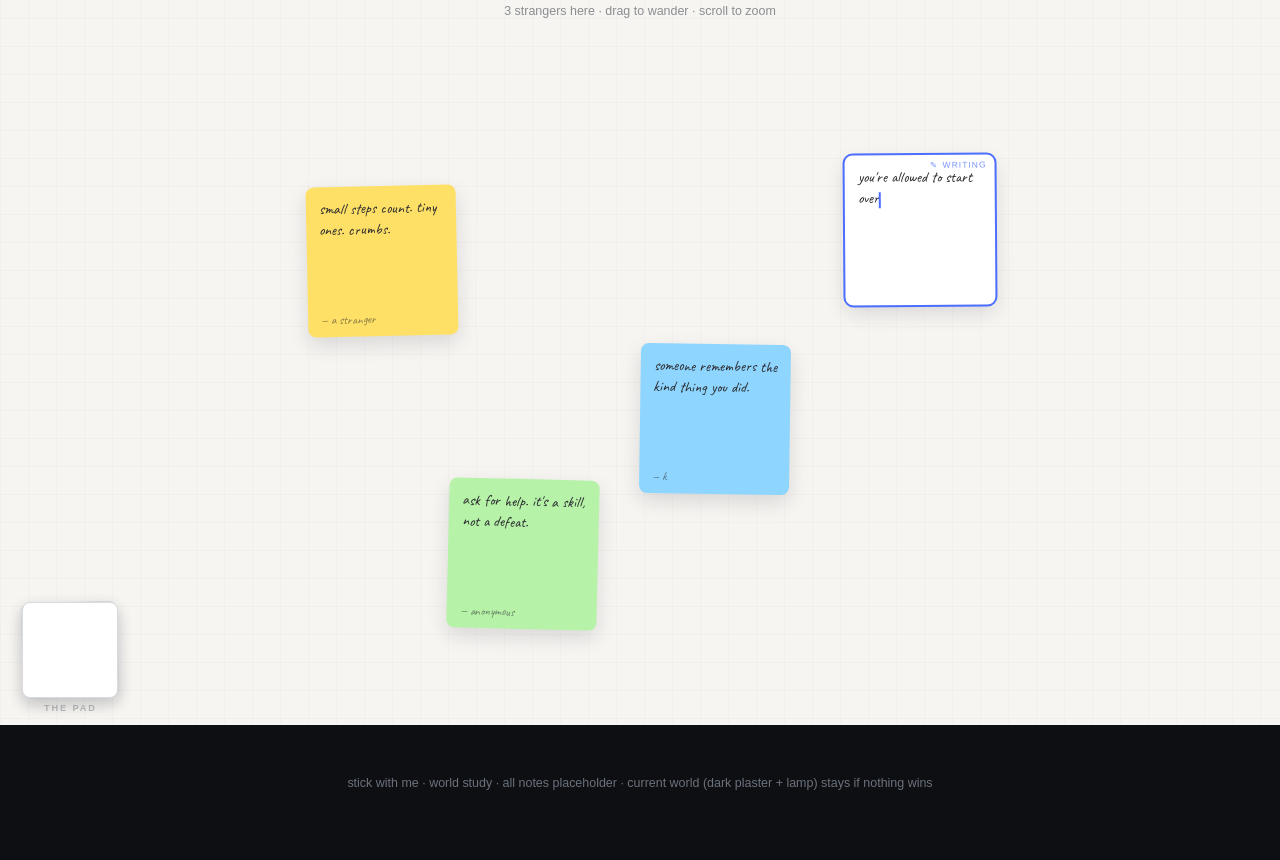
<file: mockups/worlds.html>
<!DOCTYPE html>
<html lang="en">
<head>
<meta charset="utf-8">
<meta name="viewport" content="width=device-width, initial-scale=1">
<title>stick with me — worlds</title>
<style>
@font-face{font-family:"Caveat";src:url([data-uri]) format("woff2");font-display:swap}
@font-face{font-family:"Special Elite";src:url([data-uri]) format("woff2");font-display:swap}
:root{--sans:-apple-system,BlinkMacSystemFont,"Segoe UI",Arial,sans-serif}
*{box-sizing:border-box}
body{margin:0;background:#0e0f12;color:#e9eaec;font-family:var(--sans);-webkit-font-smoothing:antialiased}
.cap{max-width:46rem;margin:0 auto;padding:clamp(2.2rem,6vw,3.4rem) 1.4rem 1.1rem}
.cap .n{font-size:.7rem;letter-spacing:.3em;text-transform:uppercase;color:#6b727c}
.cap h2{margin:.4rem 0 .5rem;font-size:1.35rem;font-weight:600}
.cap p{margin:0;color:#9aa0aa;font-size:.92rem;line-height:1.6}
.cap b{color:#e9eaec;font-weight:600}
.frame{position:relative;height:88vh;min-height:560px;overflow:hidden;
  border-top:1px solid rgba(255,255,255,.08);border-bottom:1px solid rgba(255,255,255,.08)}
.hd{position:absolute;top:1.3rem;left:0;right:0;text-align:center;z-index:5}
.note{position:absolute;width:150px;height:150px;padding:12px 13px;border-radius:2px;
  font-family:"Caveat",cursive;font-size:15.5px;line-height:1.35;overflow:hidden}
.note .sg{position:absolute;bottom:8px;left:13px;right:13px;font-size:12.5px;opacity:.55}
.caret{display:inline-block;width:2px;height:1em;vertical-align:text-bottom;animation:blink 1.1s steps(1) infinite}
@keyframes blink{50%{opacity:0}}
.who{position:absolute;top:5px;right:8px;font-family:var(--sans);font-size:8.5px;letter-spacing:.12em;text-transform:uppercase;opacity:.75}
.padm{position:absolute;left:1.4rem;bottom:1.6rem;width:96px;height:96px}
.padm .sh{position:absolute;inset:0;border-radius:2px}
.padm .lbl{position:absolute;left:0;right:0;bottom:-1.5rem;text-align:center;font-size:.58rem;letter-spacing:.2em;text-transform:uppercase;opacity:.6;font-family:"Special Elite"}
.foot{padding:2.4rem 1.4rem 3.6rem;text-align:center;color:#6b727c;font-size:.78rem}

/* ===== A · CORKBOARD ===== */
.fA{background:
  radial-gradient(120% 80% at 50% 0%,rgba(255,240,200,.12),transparent 55%),
  repeating-conic-gradient(#a97e4f 0 25%, #a1774a 0 50%) 0 0/26px 26px, #a97e4f}
.fA::after{content:"";position:absolute;inset:0;opacity:.5;mix-blend-mode:multiply;
  background-image:url("data:image/svg+xml,%3Csvg xmlns='http://www.w3.org/2000/svg' width='120' height='120'%3E%3Cfilter id='n'%3E%3CfeTurbulence type='fractalNoise' baseFrequency='.9' numOctaves='2' stitchTiles='stitch'/%3E%3C/filter%3E%3Crect width='120' height='120' filter='url(%23n)' opacity='.55'/%3E%3C/svg%3E")}
.fA .hd .t{font-family:"Special Elite";font-size:1rem;letter-spacing:.26em;color:#3d2a17;text-transform:uppercase}
.fA .hd .p{font-family:"Caveat",cursive;font-size:1.1rem;color:#5c4326;margin-top:.15rem}
.fA .note{background:#fdf8ea;color:#3a3527;box-shadow:0 5px 10px rgba(50,30,10,.35)}
.fA .note::before{content:"";position:absolute;top:6px;left:50%;width:11px;height:11px;border-radius:50%;
  transform:translateX(-50%);background:radial-gradient(circle at 35% 30%,#ff7b6b,#c62f1e);box-shadow:0 2px 3px rgba(0,0,0,.4)}
.fA .n2{background:#eef3e2}.fA .n3{background:#fde9e2}
.fA .live{outline:2px solid #c62f1e;background:#fff}
.fA .live .caret{background:#c62f1e}.fA .who{color:#c62f1e}
.fA .padm .sh{background:#fdf8ea;box-shadow:0 4px 9px rgba(50,30,10,.4)}
.fA .padm .lbl{color:#3d2a17}

/* ===== B · FRIDGE DOOR ===== */
.fB{background:linear-gradient(105deg,#eef1f3 0%,#dfe4e8 45%,#d3d9de 100%)}
.fB::before{content:"";position:absolute;top:0;bottom:0;left:8%;width:1.5px;background:rgba(120,130,140,.35)}
.fB .hd .t{font-family:var(--sans);font-weight:700;font-size:.9rem;letter-spacing:.3em;color:#5a646d;text-transform:uppercase}
.fB .hd .p{font-family:"Caveat",cursive;font-size:1.15rem;color:#7a848d;margin-top:.15rem}
.fB .note{background:#fff;color:#333a40;box-shadow:0 4px 10px rgba(60,80,100,.25);border-radius:1px}
.fB .note::before{content:"";position:absolute;top:-9px;left:50%;transform:translateX(-50%);
  width:22px;height:22px;border-radius:50%;box-shadow:inset 0 -2px 4px rgba(0,0,0,.25), 0 2px 4px rgba(0,0,0,.25)}
.fB .m1::before{background:#e2483d}.fB .m2::before{background:#2f7fd1}.fB .m3::before{background:#3aa15f}.fB .m4::before{background:#f0b428}
.fB .live{outline:2px solid #2f7fd1}
.fB .live .caret{background:#2f7fd1}.fB .who{color:#2f7fd1}
.fB .padm .sh{background:#fff;box-shadow:0 4px 10px rgba(60,80,100,.3)}
.fB .padm .lbl{color:#5a646d;font-family:var(--sans);font-weight:600}

/* ===== C · THE NIGHT FIELD ===== */
.fC{background:
  radial-gradient(90% 70% at 50% 100%,#1b2440 0%,#0d1226 55%,#070a18 100%)}
.fC .stars{position:absolute;inset:0;
  background-image:radial-gradient(1px 1px at 12% 22%,rgba(255,255,255,.7),transparent),
    radial-gradient(1px 1px at 78% 12%,rgba(255,255,255,.5),transparent),
    radial-gradient(1.5px 1.5px at 55% 38%,rgba(255,255,255,.6),transparent),
    radial-gradient(1px 1px at 30% 68%,rgba(255,255,255,.4),transparent),
    radial-gradient(1px 1px at 88% 55%,rgba(255,255,255,.5),transparent)}
.fC .hd .t{font-family:"Special Elite";font-size:.95rem;letter-spacing:.3em;color:#aebadd;text-transform:uppercase}
.fC .hd .p{font-family:"Caveat",cursive;font-size:1.15rem;color:#7c88b0;margin-top:.15rem}
.fC .note{background:rgba(255,248,225,.96);color:#4a4232;border-radius:6px;
  box-shadow:0 0 22px rgba(255,220,140,.45), 0 0 60px rgba(255,220,140,.18)}
.fC .note.dim{box-shadow:0 0 12px rgba(255,220,140,.25)}
.fC .live{background:#fffdf4;box-shadow:0 0 30px rgba(255,230,150,.8), 0 0 90px rgba(255,230,150,.3)}
.fC .live .caret{background:#c79a2e}.fC .who{color:#c79a2e}
.fC .far{width:12px;height:12px;padding:0;border-radius:50%;background:rgba(255,240,190,.9);
  box-shadow:0 0 10px rgba(255,220,140,.8)}
.fC .padm .sh{background:rgba(255,248,225,.96);box-shadow:0 0 18px rgba(255,220,140,.5)}
.fC .padm .lbl{color:#aebadd}

/* ===== D · THE STUDIO TABLE ===== */
.fD{background:#f6f5f2}
.fD::before{content:"";position:absolute;inset:0;opacity:.5;
  background-image:linear-gradient(rgba(0,0,0,.045) 1px,transparent 1px),linear-gradient(90deg,rgba(0,0,0,.045) 1px,transparent 1px);
  background-size:28px 28px}
.fD .hd .t{font-family:var(--sans);font-weight:800;font-size:1rem;letter-spacing:.06em;color:#1d1e20}
.fD .hd .p{font-family:var(--sans);font-size:.78rem;color:#8b8d91;margin-top:.25rem}
.fD .note{border-radius:8px;color:#2c2d30;box-shadow:0 8px 20px rgba(20,20,30,.13);font-family:"Caveat",cursive}
.fD .p1{background:#ffe066}.fD .p2{background:#ff9fb0}.fD .p3{background:#8ed6ff}.fD .p4{background:#b6f2a8}
.fD .live{outline:2.5px solid #4c6fff;background:#fff}
.fD .live .caret{background:#4c6fff}.fD .who{color:#4c6fff}
.fD .padm .sh{background:#fff;border:1.5px solid #d9dade;box-shadow:0 6px 16px rgba(20,20,30,.12);border-radius:8px}
.fD .padm .lbl{color:#8b8d91;font-family:var(--sans);font-weight:600}
</style>
</head>
<body>

<div class="cap">
  <p class="n">stick with me &middot; worlds &middot; 1 of 4</p>
  <h2>A &middot; Corkboard</h2>
  <p>The laundromat community board, made infinite. Real cork, <b>red pushpins</b>, cream and pastel cards. Warmest analog register — support the way it looks taped up in real neighbourhoods.</p>
</div>
<section class="frame fA">
  <div class="hd"><p class="t">stick with me</p><p class="p">three strangers here &middot; drag to wander</p></div>
  <div class="note" style="left:22%;top:30%;transform:rotate(-2deg)">you've survived every bad day so far. all of them.<span class="sg">&mdash; a stranger</span></div>
  <div class="note n2" style="left:48%;top:52%;transform:rotate(1.4deg)">it's okay to rest. resting is still moving.<span class="sg">&mdash; m.</span></div>
  <div class="note live" style="left:64%;top:26%;transform:rotate(.8deg)"><span class="who">&#9998; writing</span>someone out here is glad<span class="caret"></span></div>
  <div class="note n3" style="left:34%;top:66%;transform:rotate(2.2deg)">drink water. text them back. you're doing fine.<span class="sg">&mdash; anonymous</span></div>
  <div class="padm"><div class="sh" style="transform:rotate(-3deg)"></div><div class="sh" style="transform:rotate(2deg)"></div><div class="sh"></div><p class="lbl">the pad</p></div>
</section>

<div class="cap">
  <p class="n">stick with me &middot; worlds &middot; 2 of 4</p>
  <h2>B &middot; Fridge Door</h2>
  <p>Brushed steel and <b>coloured magnets</b> — the notes your family left you, from strangers. Domestic, bright, a little funny. The most disarming of the four; support without solemnity.</p>
</div>
<section class="frame fB">
  <div class="hd"><p class="t">stick with me</p><p class="p">three strangers here &middot; drag to wander</p></div>
  <div class="note m1" style="left:24%;top:32%;transform:rotate(-1.6deg)">eat something today. i mean it.<span class="sg">&mdash; a stranger</span></div>
  <div class="note m2" style="left:50%;top:50%;transform:rotate(1deg)">you are not behind. there is no schedule.<span class="sg">&mdash; j</span></div>
  <div class="note live m3" style="left:66%;top:28%;transform:rotate(-.6deg)"><span class="who">&#9998; writing</span>proud of you for<span class="caret"></span></div>
  <div class="note m4" style="left:36%;top:68%;transform:rotate(1.8deg)">the plant isn't dead. neither are you. water both.<span class="sg">&mdash; anonymous</span></div>
  <div class="padm"><div class="sh" style="transform:rotate(-2deg)"></div><div class="sh"></div><p class="lbl">the pad</p></div>
</section>

<div class="cap">
  <p class="n">stick with me &middot; worlds &middot; 3 of 4</p>
  <h2>C &middot; The Night Field</h2>
  <p>Not a wall at all — a <b>dark field where every note is a small light</b>. Zoomed out, distant notes become fireflies; you drift toward a glow and it resolves into someone's words. The infinite canvas finally means something: a night full of lit windows. The poetic risk.</p>
</div>
<section class="frame fC">
  <div class="stars"></div>
  <div class="hd"><p class="t">stick with me</p><p class="p">three strangers out there &middot; drift toward the lights</p></div>
  <div class="note" style="left:26%;top:34%;transform:rotate(-1.4deg)">whoever you are: the night ends. it always has.<span class="sg">&mdash; a stranger</span></div>
  <div class="note dim" style="left:56%;top:56%;transform:rotate(1.2deg)">left the light on for you.<span class="sg">&mdash; m.</span></div>
  <div class="note live" style="left:66%;top:24%;transform:rotate(.6deg)"><span class="who">&#9998; writing</span>you don't have to be okay ton<span class="caret"></span></div>
  <div class="far" style="left:14%;top:64%"></div>
  <div class="far" style="left:84%;top:70%"></div>
  <div class="far" style="left:44%;top:14%"></div>
  <div class="padm"><div class="sh" style="transform:rotate(-2deg)"></div><div class="sh"></div><p class="lbl">the pad</p></div>
</section>

<div class="cap">
  <p class="n">stick with me &middot; worlds &middot; 4 of 4</p>
  <h2>D &middot; The Studio Table</h2>
  <p>Bright, modern, faint grid — the FigJam/Miro register with <b>saturated stickies and a blue accent</b>. Reads as a friendly tool rather than a moody place. Most legible, most shareable in screenshots, least mysterious.</p>
</div>
<section class="frame fD">
  <div class="hd"><p class="t">stick with me</p><p class="p">3 strangers here &middot; drag to wander &middot; scroll to zoom</p></div>
  <div class="note p1" style="left:24%;top:32%;transform:rotate(-1.2deg)">small steps count. tiny ones. crumbs.<span class="sg">&mdash; a stranger</span></div>
  <div class="note p3" style="left:50%;top:52%;transform:rotate(.8deg)">someone remembers the kind thing you did.<span class="sg">&mdash; k</span></div>
  <div class="note live" style="left:66%;top:28%;transform:rotate(-.4deg)"><span class="who">&#9998; writing</span>you're allowed to start over<span class="caret"></span></div>
  <div class="note p4" style="left:35%;top:69%;transform:rotate(1.4deg)">ask for help. it's a skill, not a defeat.<span class="sg">&mdash; anonymous</span></div>
  <div class="padm"><div class="sh" style="transform:rotate(-2deg)"></div><div class="sh"></div><p class="lbl">the pad</p></div>
</section>

<p class="foot">stick with me &middot; world study &middot; all notes placeholder &middot; current world (dark plaster + lamp) stays if nothing wins</p>

</body>
</html>
</file>
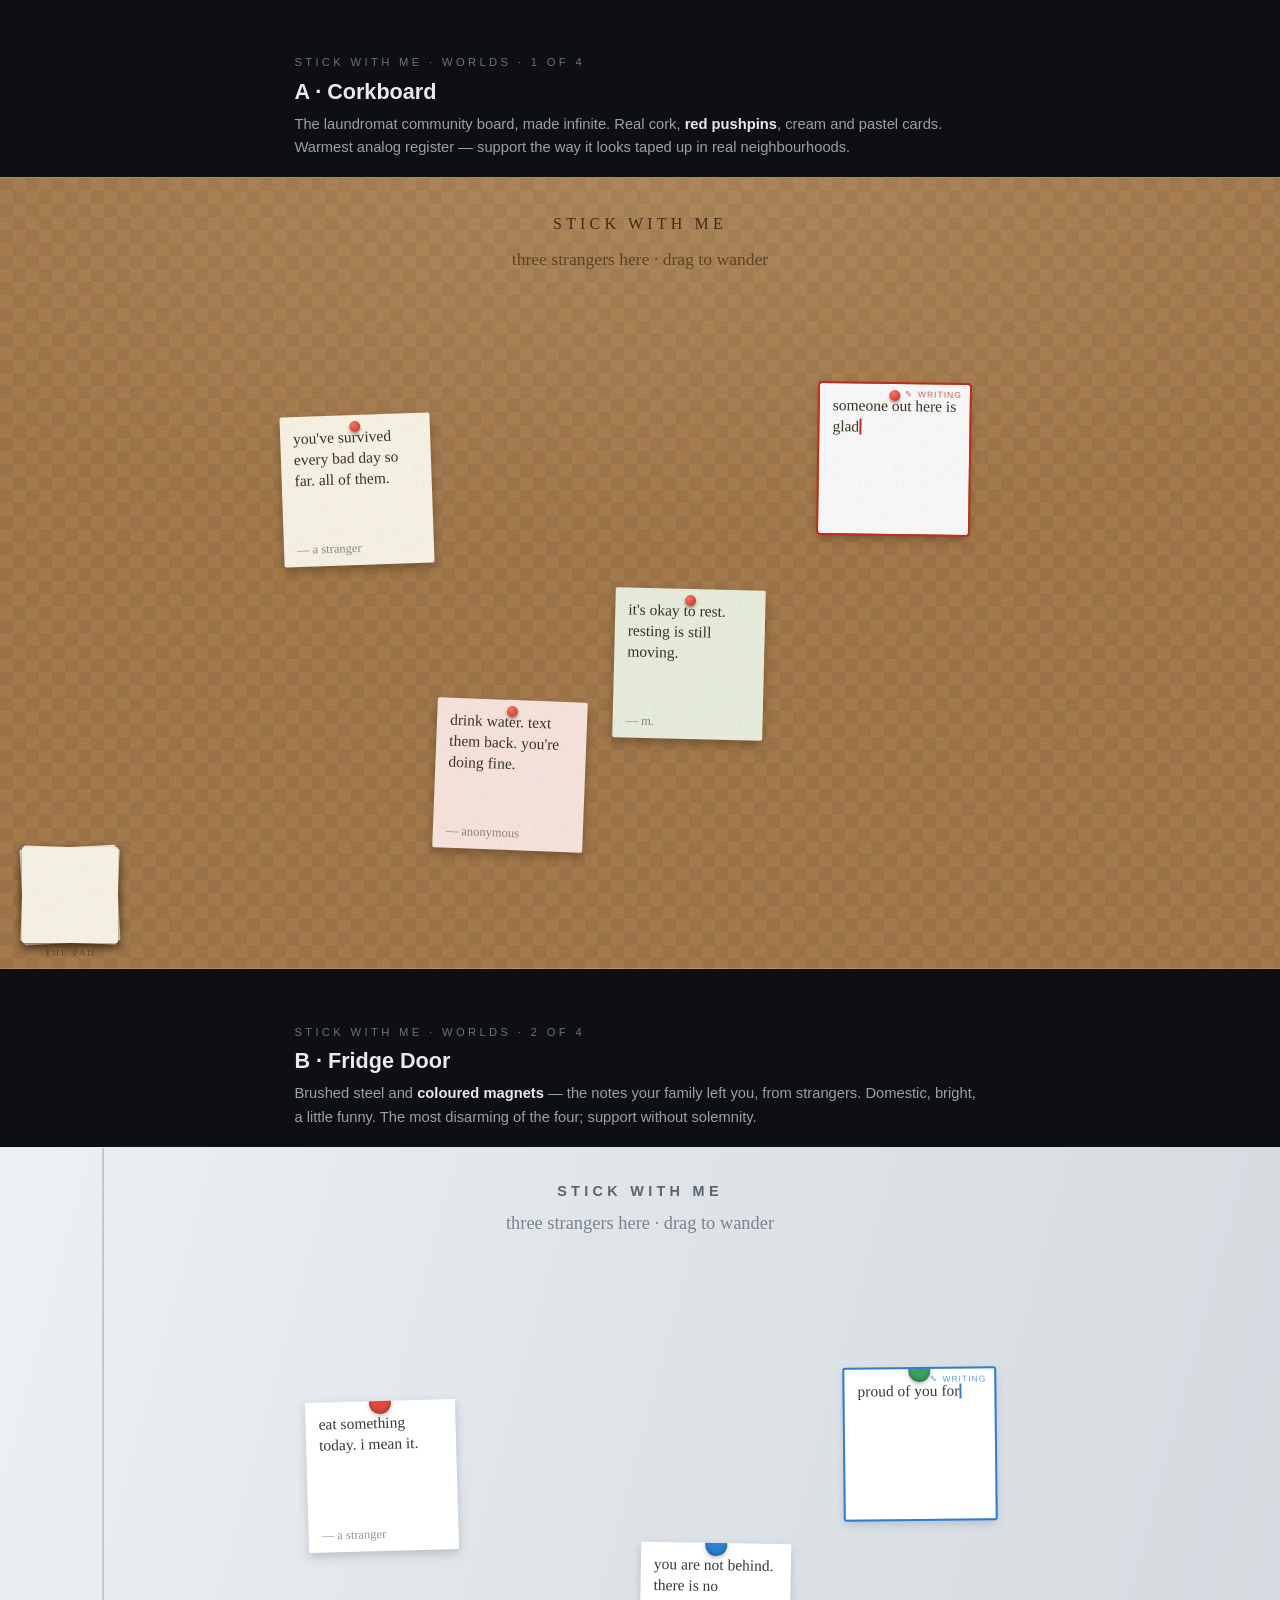
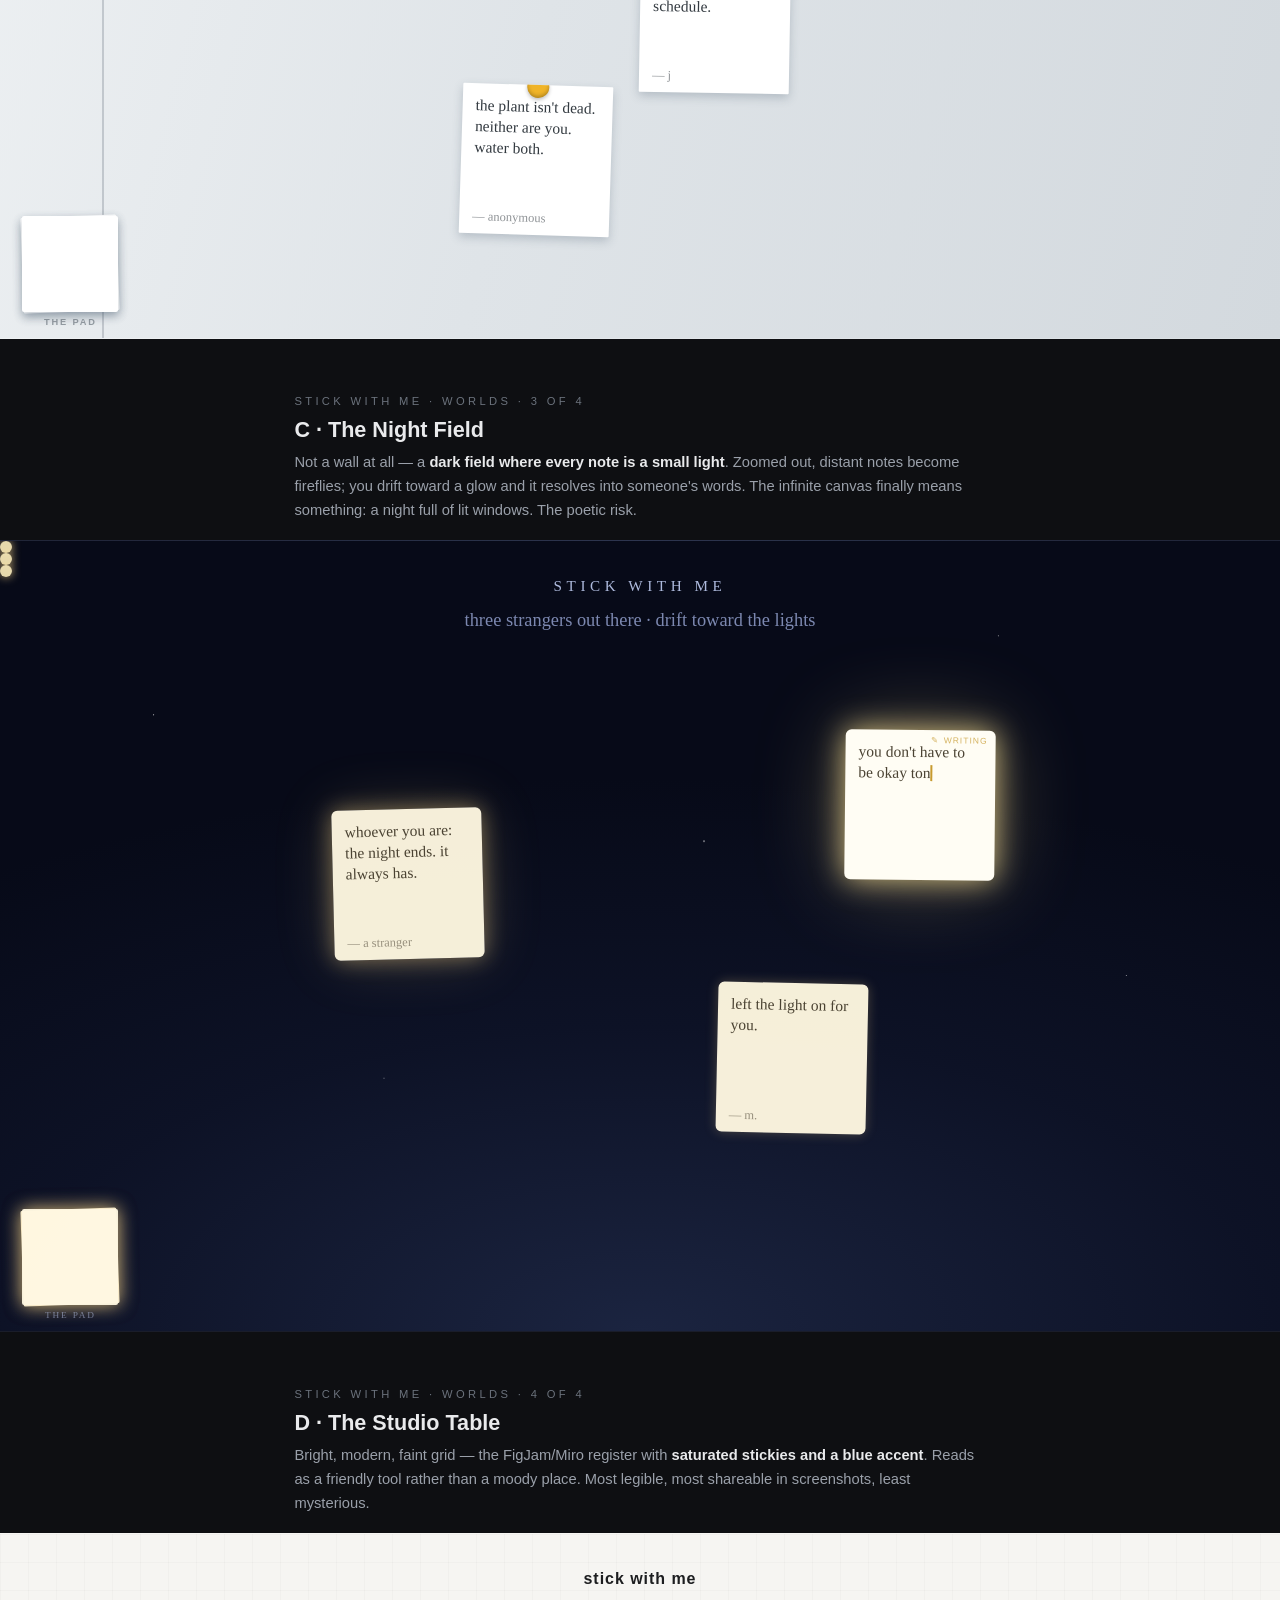
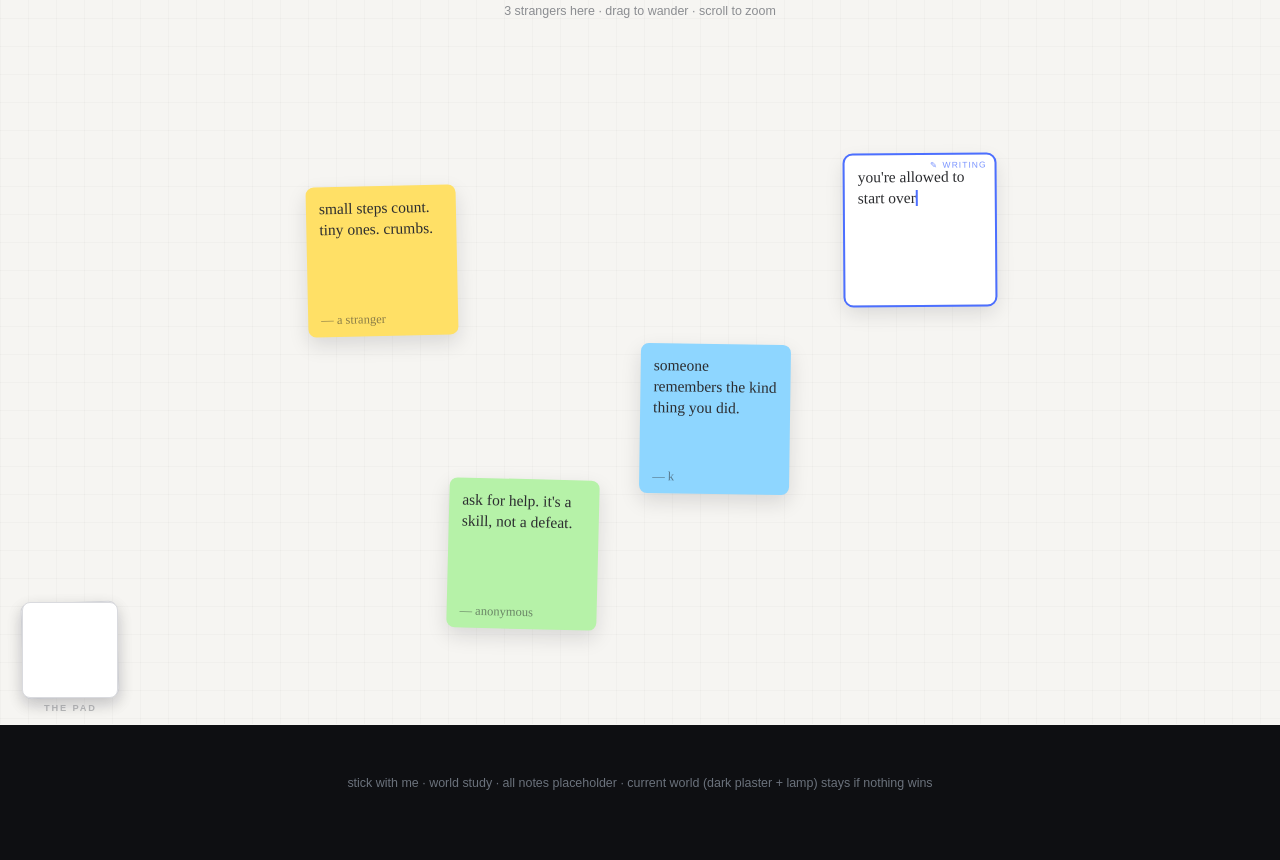
<file: mockups/worlds.src.html>
<!DOCTYPE html>
<html lang="en">
<head>
<meta charset="utf-8">
<meta name="viewport" content="width=device-width, initial-scale=1">
<title>stick with me — worlds</title>
<style>
@font-face{font-family:"Caveat";src:url([data-uri]) format("woff2");font-display:swap}
@font-face{font-family:"Special Elite";src:url([data-uri]) format("woff2");font-display:swap}
:root{--sans:-apple-system,BlinkMacSystemFont,"Segoe UI",Arial,sans-serif}
*{box-sizing:border-box}
body{margin:0;background:#0e0f12;color:#e9eaec;font-family:var(--sans);-webkit-font-smoothing:antialiased}
.cap{max-width:46rem;margin:0 auto;padding:clamp(2.2rem,6vw,3.4rem) 1.4rem 1.1rem}
.cap .n{font-size:.7rem;letter-spacing:.3em;text-transform:uppercase;color:#6b727c}
.cap h2{margin:.4rem 0 .5rem;font-size:1.35rem;font-weight:600}
.cap p{margin:0;color:#9aa0aa;font-size:.92rem;line-height:1.6}
.cap b{color:#e9eaec;font-weight:600}
.frame{position:relative;height:88vh;min-height:560px;overflow:hidden;
  border-top:1px solid rgba(255,255,255,.08);border-bottom:1px solid rgba(255,255,255,.08)}
.hd{position:absolute;top:1.3rem;left:0;right:0;text-align:center;z-index:5}
.note{position:absolute;width:150px;height:150px;padding:12px 13px;border-radius:2px;
  font-family:"Caveat",cursive;font-size:15.5px;line-height:1.35;overflow:hidden}
.note .sg{position:absolute;bottom:8px;left:13px;right:13px;font-size:12.5px;opacity:.55}
.caret{display:inline-block;width:2px;height:1em;vertical-align:text-bottom;animation:blink 1.1s steps(1) infinite}
@keyframes blink{50%{opacity:0}}
.who{position:absolute;top:5px;right:8px;font-family:var(--sans);font-size:8.5px;letter-spacing:.12em;text-transform:uppercase;opacity:.75}
.padm{position:absolute;left:1.4rem;bottom:1.6rem;width:96px;height:96px}
.padm .sh{position:absolute;inset:0;border-radius:2px}
.padm .lbl{position:absolute;left:0;right:0;bottom:-1.5rem;text-align:center;font-size:.58rem;letter-spacing:.2em;text-transform:uppercase;opacity:.6;font-family:"Special Elite"}
.foot{padding:2.4rem 1.4rem 3.6rem;text-align:center;color:#6b727c;font-size:.78rem}

/* ===== A · CORKBOARD ===== */
.fA{background:
  radial-gradient(120% 80% at 50% 0%,rgba(255,240,200,.12),transparent 55%),
  repeating-conic-gradient(#a97e4f 0 25%, #a1774a 0 50%) 0 0/26px 26px, #a97e4f}
.fA::after{content:"";position:absolute;inset:0;opacity:.5;mix-blend-mode:multiply;
  background-image:url("data:image/svg+xml,%3Csvg xmlns='http://www.w3.org/2000/svg' width='120' height='120'%3E%3Cfilter id='n'%3E%3CfeTurbulence type='fractalNoise' baseFrequency='.9' numOctaves='2' stitchTiles='stitch'/%3E%3C/filter%3E%3Crect width='120' height='120' filter='url(%23n)' opacity='.55'/%3E%3C/svg%3E")}
.fA .hd .t{font-family:"Special Elite";font-size:1rem;letter-spacing:.26em;color:#3d2a17;text-transform:uppercase}
.fA .hd .p{font-family:"Caveat",cursive;font-size:1.1rem;color:#5c4326;margin-top:.15rem}
.fA .note{background:#fdf8ea;color:#3a3527;box-shadow:0 5px 10px rgba(50,30,10,.35)}
.fA .note::before{content:"";position:absolute;top:6px;left:50%;width:11px;height:11px;border-radius:50%;
  transform:translateX(-50%);background:radial-gradient(circle at 35% 30%,#ff7b6b,#c62f1e);box-shadow:0 2px 3px rgba(0,0,0,.4)}
.fA .n2{background:#eef3e2}.fA .n3{background:#fde9e2}
.fA .live{outline:2px solid #c62f1e;background:#fff}
.fA .live .caret{background:#c62f1e}.fA .who{color:#c62f1e}
.fA .padm .sh{background:#fdf8ea;box-shadow:0 4px 9px rgba(50,30,10,.4)}
.fA .padm .lbl{color:#3d2a17}

/* ===== B · FRIDGE DOOR ===== */
.fB{background:linear-gradient(105deg,#eef1f3 0%,#dfe4e8 45%,#d3d9de 100%)}
.fB::before{content:"";position:absolute;top:0;bottom:0;left:8%;width:1.5px;background:rgba(120,130,140,.35)}
.fB .hd .t{font-family:var(--sans);font-weight:700;font-size:.9rem;letter-spacing:.3em;color:#5a646d;text-transform:uppercase}
.fB .hd .p{font-family:"Caveat",cursive;font-size:1.15rem;color:#7a848d;margin-top:.15rem}
.fB .note{background:#fff;color:#333a40;box-shadow:0 4px 10px rgba(60,80,100,.25);border-radius:1px}
.fB .note::before{content:"";position:absolute;top:-9px;left:50%;transform:translateX(-50%);
  width:22px;height:22px;border-radius:50%;box-shadow:inset 0 -2px 4px rgba(0,0,0,.25), 0 2px 4px rgba(0,0,0,.25)}
.fB .m1::before{background:#e2483d}.fB .m2::before{background:#2f7fd1}.fB .m3::before{background:#3aa15f}.fB .m4::before{background:#f0b428}
.fB .live{outline:2px solid #2f7fd1}
.fB .live .caret{background:#2f7fd1}.fB .who{color:#2f7fd1}
.fB .padm .sh{background:#fff;box-shadow:0 4px 10px rgba(60,80,100,.3)}
.fB .padm .lbl{color:#5a646d;font-family:var(--sans);font-weight:600}

/* ===== C · THE NIGHT FIELD ===== */
.fC{background:
  radial-gradient(90% 70% at 50% 100%,#1b2440 0%,#0d1226 55%,#070a18 100%)}
.fC .stars{position:absolute;inset:0;
  background-image:radial-gradient(1px 1px at 12% 22%,rgba(255,255,255,.7),transparent),
    radial-gradient(1px 1px at 78% 12%,rgba(255,255,255,.5),transparent),
    radial-gradient(1.5px 1.5px at 55% 38%,rgba(255,255,255,.6),transparent),
    radial-gradient(1px 1px at 30% 68%,rgba(255,255,255,.4),transparent),
    radial-gradient(1px 1px at 88% 55%,rgba(255,255,255,.5),transparent)}
.fC .hd .t{font-family:"Special Elite";font-size:.95rem;letter-spacing:.3em;color:#aebadd;text-transform:uppercase}
.fC .hd .p{font-family:"Caveat",cursive;font-size:1.15rem;color:#7c88b0;margin-top:.15rem}
.fC .note{background:rgba(255,248,225,.96);color:#4a4232;border-radius:6px;
  box-shadow:0 0 22px rgba(255,220,140,.45), 0 0 60px rgba(255,220,140,.18)}
.fC .note.dim{box-shadow:0 0 12px rgba(255,220,140,.25)}
.fC .live{background:#fffdf4;box-shadow:0 0 30px rgba(255,230,150,.8), 0 0 90px rgba(255,230,150,.3)}
.fC .live .caret{background:#c79a2e}.fC .who{color:#c79a2e}
.fC .far{width:12px;height:12px;padding:0;border-radius:50%;background:rgba(255,240,190,.9);
  box-shadow:0 0 10px rgba(255,220,140,.8)}
.fC .padm .sh{background:rgba(255,248,225,.96);box-shadow:0 0 18px rgba(255,220,140,.5)}
.fC .padm .lbl{color:#aebadd}

/* ===== D · THE STUDIO TABLE ===== */
.fD{background:#f6f5f2}
.fD::before{content:"";position:absolute;inset:0;opacity:.5;
  background-image:linear-gradient(rgba(0,0,0,.045) 1px,transparent 1px),linear-gradient(90deg,rgba(0,0,0,.045) 1px,transparent 1px);
  background-size:28px 28px}
.fD .hd .t{font-family:var(--sans);font-weight:800;font-size:1rem;letter-spacing:.06em;color:#1d1e20}
.fD .hd .p{font-family:var(--sans);font-size:.78rem;color:#8b8d91;margin-top:.25rem}
.fD .note{border-radius:8px;color:#2c2d30;box-shadow:0 8px 20px rgba(20,20,30,.13);font-family:"Caveat",cursive}
.fD .p1{background:#ffe066}.fD .p2{background:#ff9fb0}.fD .p3{background:#8ed6ff}.fD .p4{background:#b6f2a8}
.fD .live{outline:2.5px solid #4c6fff;background:#fff}
.fD .live .caret{background:#4c6fff}.fD .who{color:#4c6fff}
.fD .padm .sh{background:#fff;border:1.5px solid #d9dade;box-shadow:0 6px 16px rgba(20,20,30,.12);border-radius:8px}
.fD .padm .lbl{color:#8b8d91;font-family:var(--sans);font-weight:600}
</style>
</head>
<body>

<div class="cap">
  <p class="n">stick with me &middot; worlds &middot; 1 of 4</p>
  <h2>A &middot; Corkboard</h2>
  <p>The laundromat community board, made infinite. Real cork, <b>red pushpins</b>, cream and pastel cards. Warmest analog register — support the way it looks taped up in real neighbourhoods.</p>
</div>
<section class="frame fA">
  <div class="hd"><p class="t">stick with me</p><p class="p">three strangers here &middot; drag to wander</p></div>
  <div class="note" style="left:22%;top:30%;transform:rotate(-2deg)">you've survived every bad day so far. all of them.<span class="sg">&mdash; a stranger</span></div>
  <div class="note n2" style="left:48%;top:52%;transform:rotate(1.4deg)">it's okay to rest. resting is still moving.<span class="sg">&mdash; m.</span></div>
  <div class="note live" style="left:64%;top:26%;transform:rotate(.8deg)"><span class="who">&#9998; writing</span>someone out here is glad<span class="caret"></span></div>
  <div class="note n3" style="left:34%;top:66%;transform:rotate(2.2deg)">drink water. text them back. you're doing fine.<span class="sg">&mdash; anonymous</span></div>
  <div class="padm"><div class="sh" style="transform:rotate(-3deg)"></div><div class="sh" style="transform:rotate(2deg)"></div><div class="sh"></div><p class="lbl">the pad</p></div>
</section>

<div class="cap">
  <p class="n">stick with me &middot; worlds &middot; 2 of 4</p>
  <h2>B &middot; Fridge Door</h2>
  <p>Brushed steel and <b>coloured magnets</b> — the notes your family left you, from strangers. Domestic, bright, a little funny. The most disarming of the four; support without solemnity.</p>
</div>
<section class="frame fB">
  <div class="hd"><p class="t">stick with me</p><p class="p">three strangers here &middot; drag to wander</p></div>
  <div class="note m1" style="left:24%;top:32%;transform:rotate(-1.6deg)">eat something today. i mean it.<span class="sg">&mdash; a stranger</span></div>
  <div class="note m2" style="left:50%;top:50%;transform:rotate(1deg)">you are not behind. there is no schedule.<span class="sg">&mdash; j</span></div>
  <div class="note live m3" style="left:66%;top:28%;transform:rotate(-.6deg)"><span class="who">&#9998; writing</span>proud of you for<span class="caret"></span></div>
  <div class="note m4" style="left:36%;top:68%;transform:rotate(1.8deg)">the plant isn't dead. neither are you. water both.<span class="sg">&mdash; anonymous</span></div>
  <div class="padm"><div class="sh" style="transform:rotate(-2deg)"></div><div class="sh"></div><p class="lbl">the pad</p></div>
</section>

<div class="cap">
  <p class="n">stick with me &middot; worlds &middot; 3 of 4</p>
  <h2>C &middot; The Night Field</h2>
  <p>Not a wall at all — a <b>dark field where every note is a small light</b>. Zoomed out, distant notes become fireflies; you drift toward a glow and it resolves into someone's words. The infinite canvas finally means something: a night full of lit windows. The poetic risk.</p>
</div>
<section class="frame fC">
  <div class="stars"></div>
  <div class="hd"><p class="t">stick with me</p><p class="p">three strangers out there &middot; drift toward the lights</p></div>
  <div class="note" style="left:26%;top:34%;transform:rotate(-1.4deg)">whoever you are: the night ends. it always has.<span class="sg">&mdash; a stranger</span></div>
  <div class="note dim" style="left:56%;top:56%;transform:rotate(1.2deg)">left the light on for you.<span class="sg">&mdash; m.</span></div>
  <div class="note live" style="left:66%;top:24%;transform:rotate(.6deg)"><span class="who">&#9998; writing</span>you don't have to be okay ton<span class="caret"></span></div>
  <div class="far" style="left:14%;top:64%"></div>
  <div class="far" style="left:84%;top:70%"></div>
  <div class="far" style="left:44%;top:14%"></div>
  <div class="padm"><div class="sh" style="transform:rotate(-2deg)"></div><div class="sh"></div><p class="lbl">the pad</p></div>
</section>

<div class="cap">
  <p class="n">stick with me &middot; worlds &middot; 4 of 4</p>
  <h2>D &middot; The Studio Table</h2>
  <p>Bright, modern, faint grid — the FigJam/Miro register with <b>saturated stickies and a blue accent</b>. Reads as a friendly tool rather than a moody place. Most legible, most shareable in screenshots, least mysterious.</p>
</div>
<section class="frame fD">
  <div class="hd"><p class="t">stick with me</p><p class="p">3 strangers here &middot; drag to wander &middot; scroll to zoom</p></div>
  <div class="note p1" style="left:24%;top:32%;transform:rotate(-1.2deg)">small steps count. tiny ones. crumbs.<span class="sg">&mdash; a stranger</span></div>
  <div class="note p3" style="left:50%;top:52%;transform:rotate(.8deg)">someone remembers the kind thing you did.<span class="sg">&mdash; k</span></div>
  <div class="note live" style="left:66%;top:28%;transform:rotate(-.4deg)"><span class="who">&#9998; writing</span>you're allowed to start over<span class="caret"></span></div>
  <div class="note p4" style="left:35%;top:69%;transform:rotate(1.4deg)">ask for help. it's a skill, not a defeat.<span class="sg">&mdash; anonymous</span></div>
  <div class="padm"><div class="sh" style="transform:rotate(-2deg)"></div><div class="sh"></div><p class="lbl">the pad</p></div>
</section>

<p class="foot">stick with me &middot; world study &middot; all notes placeholder &middot; current world (dark plaster + lamp) stays if nothing wins</p>

</body>
</html>
</file>
<file: styles.css>
/* =========================================================================
   stick with me — the studio table
   A bright, endless canvas of support notes. Day is the default;
   the lamp switches the studio to night.
   ========================================================================= */

@font-face {
  font-family: "Caveat";
  src: url("fonts/caveat-400.woff2") format("woff2");
  font-display: swap;
}
@font-face {
  font-family: "Special Elite";
  src: url("fonts/specialelite-400.woff2") format("woff2");
  font-display: swap;
}
@font-face {
  font-family: "Permanent Marker";
  src: url("fonts/permanentmarker-400.woff2") format("woff2");
  font-display: swap;
}
@font-face {
  font-family: "Architects Daughter";
  src: url("fonts/architectsdaughter-400.woff2") format("woff2");
  font-display: swap;
}
@font-face {
  font-family: "Lora";
  src: url("fonts/lora-400.woff2") format("woff2");
  font-display: swap;
}

:root {
  --hand: "Caveat", cursive;
  --marker: "Permanent Marker", "Caveat", cursive;
  --neat: "Architects Daughter", "Caveat", cursive;
  --type: "Special Elite", "Courier New", monospace;
  --serif: "Lora", Georgia, serif;
  --sans: -apple-system, BlinkMacSystemFont, "Segoe UI", Arial, sans-serif;
  --blue: #4c6fff;
  --blue-deep: #3a55c4;

  /* day studio */
  --table: #f6f5f2;
  --gridline: rgba(0, 0, 0, 0.045);
  --chrome: #1d1e20;
  --chrome-dim: #6d6f74;
  --chrome-faint: #9b9da2;
  --card: #ffffff;
  --card-line: #dfe0e4;
  --note-shadow: rgba(20, 20, 30, 0.13);
  --note-shadow-big: rgba(20, 20, 30, 0.22);
}
:root[data-theme="night"] {
  --table: #1b1c1f;
  --gridline: rgba(255, 255, 255, 0.05);
  --chrome: #ececee;
  --chrome-dim: #a2a4aa;
  --chrome-faint: #6d6f74;
  --card: #26272b;
  --card-line: #3a3b41;
  --note-shadow: rgba(0, 0, 0, 0.45);
  --note-shadow-big: rgba(0, 0, 0, 0.6);
}

* { box-sizing: border-box; }
html { -webkit-text-size-adjust: 100%; }
body {
  margin: 0;
  min-height: 100svh;
  background: var(--table);
  color: var(--chrome);
  font-family: var(--sans);
  -webkit-font-smoothing: antialiased;
  transition: background 400ms ease;
}

/* ---- top-right ops ---- */
.ops { position: fixed; right: 1.2rem; top: 1.2rem; z-index: 30; display: flex; gap: 0.9rem; align-items: center; }
.lamp {
  width: 30px; height: 30px; border-radius: 50%; border: 1.5px solid var(--card-line);
  cursor: pointer; padding: 0;
  background: linear-gradient(140deg, #fff 45%, #d8d9de 55%);
  transition: transform 200ms ease;
}
.lamp:hover { transform: rotate(25deg); }
:root[data-theme="night"] .lamp { background: linear-gradient(140deg, #3a3b41 45%, #101114 55%); }
.shelf-link {
  font-size: 0.68rem; font-weight: 600; letter-spacing: 0.12em;
  text-transform: uppercase; color: var(--chrome-dim); text-decoration: none;
}
.shelf-link:hover { color: var(--blue); }

/* ---- the only chrome ---- */
.topbar {
  position: fixed; left: 1.4rem; top: 1.2rem; z-index: 30;
  pointer-events: none;
}
.topbar > * { pointer-events: auto; }
.topbar .mark {
  margin: 0; font-size: 1.05rem; font-weight: 800; letter-spacing: 0.03em;
  color: var(--chrome);
}
.topbar .pres {
  margin: 0.25rem 0 0; font-size: 0.76rem; color: var(--chrome-dim);
}
.topbar .pres .dot {
  display: inline-block; width: 6px; height: 6px; border-radius: 50%;
  background: var(--blue); margin-right: 0.45em;
  animation: pulse 2.4s ease-in-out infinite;
}
@keyframes pulse { 0%,100% { opacity: .35 } 50% { opacity: 1 } }
.topbar .links {
  margin: 0.5rem 0 0; font-size: 0.64rem; letter-spacing: 0.04em;
  color: var(--chrome-faint);
}
.topbar .links a { color: var(--chrome-faint); text-decoration: none; }
.topbar .links a:hover { color: var(--blue); }

/* feedback toast, visible from anywhere */
.say {
  position: fixed; top: 1.1rem; left: 50%; transform: translateX(-50%);
  z-index: 45;
  font-family: var(--hand); font-size: 1.25rem; color: var(--blue);
  background: var(--card);
  border: 1px solid var(--card-line);
  border-radius: 999px;
  padding: 0.35rem 1.2rem;
  box-shadow: 0 8px 24px var(--note-shadow-big);
  margin: 0; pointer-events: none; white-space: nowrap;
  max-width: 76vw; overflow: hidden; text-overflow: ellipsis;
}
.say:empty { display: none; }

/* ---- the endless canvas ---- */
.wall {
  position: fixed; inset: 0; z-index: 1;
  overflow: hidden;
  touch-action: none;
  cursor: grab;
  background-image:
    linear-gradient(var(--gridline) 1px, transparent 1px),
    linear-gradient(90deg, var(--gridline) 1px, transparent 1px);
  background-size: 28px 28px;
}
.wall.grabbing { cursor: grabbing; }
.space {
  position: absolute; left: 50%; top: 50%;
  width: 0; height: 0;
  will-change: transform;
}
.space.glide { transition: transform 600ms cubic-bezier(0.25, 0.8, 0.3, 1); }
.wall .bare {
  position: absolute;
  transform: translate(-50%, -50%);
  font-family: var(--hand); font-size: 1.4rem; line-height: 1.6;
  color: var(--chrome-faint); text-align: center;
  white-space: pre-line; margin: 0;
  width: 22rem;
}

.wallops {
  position: absolute; right: 1.2rem; bottom: 1.2rem; z-index: 8;
  display: flex; flex-direction: column; gap: 0.45rem;
}
.wallops button {
  all: unset; cursor: pointer;
  width: 2.2rem; height: 2.2rem;
  display: grid; place-items: center;
  font-size: 1rem; font-weight: 600;
  color: var(--chrome-dim);
  background: var(--card);
  border: 1px solid var(--card-line);
  border-radius: 10px;
  box-shadow: 0 3px 8px var(--note-shadow);
}
.wallops button:hover { color: var(--blue); border-color: var(--blue); }

/* where you are — (0,0) is the first note */
.coords {
  position: absolute; left: 50%; bottom: 1.2rem; transform: translateX(-50%);
  z-index: 8;
  font-size: 0.68rem; font-weight: 600; letter-spacing: 0.14em;
  color: var(--chrome-faint);
  background: var(--card);
  border: 1px solid var(--card-line);
  border-radius: 999px;
  padding: 0.25rem 0.8rem;
  user-select: none;
  cursor: text;
  min-width: 5.5rem; text-align: center;
}
.coords:hover { color: var(--blue); border-color: var(--blue); }
.coords input {
  font: inherit; letter-spacing: inherit; color: var(--chrome);
  background: transparent; border: 0; outline: none;
  width: 9rem; text-align: center;
}

/* ---- notes ---- */
.note {
  position: absolute;
  width: 170px; height: 170px;
  padding: 14px 15px 12px;
  border-radius: 2px 2px 8px 3px;
  font-size: 17px; line-height: 1.35;
  color: #2c2d30;
  overflow: hidden;
  display: flex; flex-direction: column;
  /* real paper: adhesive sheen along the top, a breath of shade toward
     the bottom, the chosen colour underneath */
  background:
    linear-gradient(180deg, rgba(255, 255, 255, 0.32), rgba(255, 255, 255, 0) 22%),
    linear-gradient(200deg, rgba(0, 0, 0, 0.05), transparent 45%),
    var(--paper, #ffe066);
  box-shadow:
    0 1px 2px rgba(20, 20, 30, 0.10),
    0 12px 22px -8px var(--note-shadow);
  transition: box-shadow 0.25s ease;
}
/* the lifted corner */
.note::after {
  content: ""; position: absolute; right: 0; bottom: 0;
  width: 30px; height: 30px; pointer-events: none;
  background: linear-gradient(315deg,
    rgba(0, 0, 0, 0.16) 0%, rgba(0, 0, 0, 0.05) 30%,
    rgba(255, 255, 255, 0.30) 46%, transparent 62%);
  border-radius: 0 0 8px 0;
}
.note:hover {
  z-index: 6;
  box-shadow:
    0 2px 3px rgba(20, 20, 30, 0.10),
    0 20px 32px -10px var(--note-shadow-big);
}
.note.f-hand   { font-family: var(--hand);   font-size: 17px; }
.note.f-marker { font-family: var(--marker); font-size: 15px; line-height: 1.4; }
.note.f-neat   { font-family: var(--neat);   font-size: 13.5px; line-height: 1.5; }
.note.f-type   { font-family: var(--type);   font-size: 12.5px; line-height: 1.55; }
.note.f-serif  { font-family: var(--serif);  font-size: 13px; line-height: 1.5; }
.note.f-plain  { font-family: var(--sans);   font-size: 13px; line-height: 1.5; }
/* three sizes, relative to whichever hand is chosen */
.note.z-s { font-size: 0.78em; }
.note.z-l { font-size: 1.3em; }
.note .notetext {
  flex: 1 1 auto; min-height: 0; overflow: hidden;
  white-space: pre-wrap; word-break: break-word;
}
.note .sg {
  flex: 0 0 auto;
  align-self: flex-end;       /* the hand that wrote it signs off, bottom right */
  margin-top: 6px;
  max-width: 100%;
  font-size: 0.72em; opacity: 0.5;
  white-space: nowrap; overflow: hidden; text-overflow: ellipsis;
}
.note { cursor: pointer; }
/* words that still won't fit fade out rather than being chopped mid-letter */
.note.clipped .notetext {
  -webkit-mask-image: linear-gradient(180deg, #000 76%, transparent 100%);
  mask-image: linear-gradient(180deg, #000 76%, transparent 100%);
}
.note.clipped::before {
  content: "read it";
  position: absolute; left: 15px; bottom: 12px;
  font-family: var(--sans); font-size: 8.5px; font-weight: 700;
  letter-spacing: 0.12em; text-transform: uppercase;
  color: rgba(44, 45, 48, 0.4); z-index: 2;
}
.note.welcome { cursor: default; }
.note.welcome::before { content: none; }

/* doodles live on an svg layer under the words */
.note svg, .bignote svg {
  position: absolute; inset: 0; width: 100%; height: 100%;
  pointer-events: none; flex: none;
}
.note svg polyline, .bignote svg polyline, .benchnote svg polyline {
  fill: none; stroke: currentColor;
  stroke-width: 2.4; stroke-linecap: round; stroke-linejoin: round;
}
.note .notetext, .note .sg, .note .who { position: relative; }
.bignote .txt, .bignote .sg, .bignote .where, .bignote .row { position: relative; }

/* peel: your note, briefly yours to take back */
.peelbtn {
  position: absolute; top: 5px; left: 8px; z-index: 2;
  font-family: var(--sans); font-size: 8.5px; font-weight: 700;
  letter-spacing: 0.12em; text-transform: uppercase;
  color: rgba(44, 45, 48, 0.45);
  background: none; border: 1px dashed rgba(44, 45, 48, 0.3);
  border-radius: 5px; padding: 1px 5px; cursor: pointer;
}
.peelbtn:hover { color: var(--blue); border-color: var(--blue); }
.peelbtn.editbtn { left: auto; right: 8px; }

.note.yours { cursor: pointer; }

.note.live { outline: 2.5px solid rgba(76, 111, 255, 0.55); animation: glowp 2s ease-in-out infinite; }
@keyframes glowp { 0%,100% { outline-color: rgba(76,111,255,.3) } 50% { outline-color: rgba(76,111,255,.9) } }
.note .caret {
  display: inline-block; width: 2px; height: 1em;
  background: var(--blue); vertical-align: text-bottom;
  animation: blink 1.1s steps(1) infinite;
}
@keyframes blink { 50% { opacity: 0 } }
.note .who {
  position: absolute; top: 5px; right: 9px;
  font-size: 8.5px; font-weight: 700; letter-spacing: 0.12em;
  text-transform: uppercase; color: var(--blue);
}

/* your draft */
.note.mine { outline: 2.5px solid var(--blue); animation: none; overflow: visible; }
.note.mine textarea {
  font-family: inherit; font-size: inherit; line-height: inherit;
  color: inherit; background: transparent;
  border: 0; outline: none; resize: none; padding: 0;
  width: 100%; height: 60%;
}
.note.mine input {
  font-family: inherit; font-size: 12.5px; color: inherit; opacity: 0.75;
  background: transparent; border: 0; border-bottom: 1px dashed rgba(44, 45, 48, 0.3);
  outline: none; width: 68%; padding: 2px 0;
}
.note.mine .stick {
  position: absolute; right: 10px; bottom: 8px;
  font-family: var(--sans); font-size: 9.5px; font-weight: 700; letter-spacing: 0.12em;
  text-transform: uppercase; color: var(--blue);
  background: none; border: 0; cursor: pointer; padding: 3px;
}
.note.mine .stick:hover { text-decoration: underline; }

/* the customization tray under your draft */
.tray {
  position: absolute; top: calc(100% + 10px); left: 50%;
  transform: translateX(-50%);
  background: var(--card);
  border: 1px solid var(--card-line);
  border-radius: 12px;
  box-shadow: 0 10px 26px var(--note-shadow-big);
  padding: 8px 10px;
  display: flex; flex-direction: column; gap: 7px;
  width: max-content;
}
.tray .row { display: flex; gap: 6px; align-items: center; }
.tray .swatch {
  width: 18px; height: 18px; border-radius: 50%;
  border: 1.5px solid rgba(0, 0, 0, 0.12);
  cursor: pointer; padding: 0;
}
.tray .swatch.on { outline: 2px solid var(--blue); outline-offset: 1.5px; }
.tray .fbtn {
  all: unset; cursor: pointer;
  min-width: 26px; height: 22px;
  display: grid; place-items: center;
  font-size: 13px; color: var(--chrome-dim);
  border: 1px solid var(--card-line); border-radius: 6px;
  padding: 0 5px;
}
.tray .fbtn.on { color: var(--blue); border-color: var(--blue); }
.tray .fbtn.hand { font-family: var(--hand); }
.tray .fbtn.type { font-family: var(--type); font-size: 10px; }
.tray .fbtn.plain { font-family: var(--sans); font-size: 11px; }

/* ---- the desk: where your note is made, tools as objects ---- */
.desk {
  display: flex; gap: 1.6rem; align-items: flex-start;
  background: linear-gradient(#efe9dd, #e6dfd0);
  border-radius: 20px;
  box-shadow: inset 0 2px 10px rgba(120, 100, 60, 0.18), 0 26px 60px rgba(10, 10, 20, 0.4);
  padding: 1.6rem;
  max-width: 94vw;
}
:root[data-theme="night"] .desk {
  background: linear-gradient(#33353b, #2a2c31);
  box-shadow: inset 0 2px 10px rgba(0,0,0,.4), 0 26px 60px rgba(0,0,0,.6);
}

.benchnote {
  position: relative;
  width: min(330px, 56vw); height: min(330px, 56vw);
  border-radius: 3px 3px 12px 4px;
  padding: 18px 19px;
  background:
    linear-gradient(180deg, rgba(255,255,255,.32), rgba(255,255,255,0) 18%),
    linear-gradient(200deg, rgba(0,0,0,.05), transparent 45%),
    var(--paper, #ffffff);
  box-shadow: 0 2px 4px rgba(20,20,30,.12), 0 16px 30px -8px rgba(80, 60, 20, .35);
  flex: 0 0 auto; overflow: hidden;
}
.benchnote::after {
  content: ""; position: absolute; right: 0; bottom: 0;
  width: 44px; height: 44px; pointer-events: none;
  background: linear-gradient(315deg,
    rgba(0,0,0,.13) 0%, rgba(0,0,0,.04) 30%,
    rgba(255,255,255,.28) 46%, transparent 62%);
  border-radius: 0 0 12px 0;
}
.benchnote textarea {
  position: relative; z-index: 1;
  font-family: inherit; font-size: 25px; line-height: 1.4;
  color: inherit; background: transparent;
  border: 0; outline: none; resize: none; padding: 0;
  width: 100%; height: 100%;
}
.benchnote.f-hand   textarea { font-family: var(--hand);   font-size: 25px; line-height: 1.4; }
.benchnote.f-marker textarea { font-family: var(--marker); font-size: 21px; line-height: 1.45; }
.benchnote.f-neat   textarea { font-family: var(--neat);   font-size: 19px; line-height: 1.55; }
.benchnote.f-type   textarea { font-family: var(--type);   font-size: 16px; line-height: 1.7; }
.benchnote.f-serif  textarea { font-family: var(--serif);  font-size: 17px; line-height: 1.6; }
.benchnote.f-plain  textarea { font-family: var(--sans);   font-size: 17px; line-height: 1.6; }
.benchnote.z-s textarea { font-size: 0.78em; }
.benchnote.z-l textarea { font-size: 1.3em; }
.benchnote svg { position: absolute; inset: 0; width: 100%; height: 100%; pointer-events: none; z-index: 2; }
.benchnote.drawing { cursor: crosshair; touch-action: none; }
.benchnote.drawing textarea { pointer-events: none; opacity: 0.5; }

.tools { display: flex; flex-direction: column; gap: 1.15rem; min-width: 13rem; padding-top: 0.2rem; }
.tool .lbl {
  margin: 0 0 0.45rem;
  font-size: 0.58rem; font-weight: 800; letter-spacing: 0.18em;
  text-transform: uppercase; color: rgba(90, 75, 45, 0.55);
}
:root[data-theme="night"] .tool .lbl { color: var(--chrome-faint); }
.tools .row { display: flex; gap: 6px; align-items: center; flex-wrap: wrap; }
.tools .gap { width: 0.5rem; }

/* paper: overlapping sheets you fan through */
.sheetstack { display: flex; }
.sheetsw {
  all: unset; cursor: pointer;
  width: 28px; height: 34px; border-radius: 2px;
  margin-right: -14px;
  border: 1px solid rgba(0, 0, 0, 0.07);
  box-shadow: 0 2px 5px rgba(80, 60, 20, 0.25);
  transition: transform 140ms ease;
}
.sheetsw:hover { transform: translateY(-6px); }
.sheetsw.on { transform: translateY(-9px); box-shadow: 0 6px 12px rgba(80,60,20,.32); }
.sheetsw:last-child { margin-right: 0; }

/* ink: a row of markers, uncapped = in use */
.markers { display: flex; gap: 8px; align-items: flex-end; }
.marker {
  all: unset; cursor: pointer;
  width: 16px; height: 58px;
  border-radius: 3px 3px 7px 7px;
  background: var(--ink, #2c2d30);
  position: relative;
  box-shadow: 0 3px 7px rgba(80, 60, 20, 0.32);
  transition: height 160ms ease, transform 160ms ease;
}
.marker::after {              /* the cap */
  content: ""; position: absolute; top: 0; left: 0; right: 0; height: 17px;
  background: rgba(0, 0, 0, 0.24);
  border-radius: 3px 3px 0 0;
  transition: opacity 160ms ease;
}
.marker:hover { transform: translateY(-3px); }
.marker.on { height: 70px; }
.marker.on::after { opacity: 0; }   /* uncapped */

.tools .fbtn {
  all: unset; cursor: pointer;
  min-width: 30px; height: 26px;
  display: grid; place-items: center;
  font-size: 14px; color: rgba(80, 66, 40, 0.7);
  border: 1px solid rgba(120, 100, 60, 0.3); border-radius: 7px;
  padding: 0 6px; background: rgba(255, 255, 255, 0.5);
}
.tools .fbtn[hidden] { display: none; }
.tools .fbtn.on { color: var(--blue); border-color: var(--blue); background: rgba(255,255,255,.85); }
.tools .fbtn.hand   { font-family: var(--hand); }
.tools .fbtn.marker { font-family: var(--marker); font-size: 11px; }
.tools .fbtn.neat   { font-family: var(--neat); font-size: 11px; }
.tools .fbtn.type   { font-family: var(--type); font-size: 10px; }
.tools .fbtn.serif  { font-family: var(--serif); font-size: 12px; }
.tools .fbtn.plain  { font-family: var(--sans); font-size: 12px; }
.tools .fbtn.zs { font-size: 10px; }
.tools .fbtn.zm { font-size: 13px; }
.tools .fbtn.zl { font-size: 17px; }
:root[data-theme="night"] .tools .fbtn { background: rgba(255,255,255,.06); color: var(--chrome-dim); border-color: var(--card-line); }

.tools input {
  font-family: var(--hand); font-size: 1.05rem; color: rgba(60, 50, 30, 0.8);
  background: transparent;
  border: 0; border-bottom: 1px dashed rgba(120, 100, 60, 0.4);
  outline: none; padding: 0.25rem 0;
}
.tools input:focus { border-bottom-color: var(--blue); }
:root[data-theme="night"] .tools input { color: var(--chrome); }

.benchops { display: flex; justify-content: space-between; gap: 1rem; margin-top: 0.2rem; }
.benchops button {
  all: unset; cursor: pointer;
  font-size: 0.72rem; font-weight: 800; letter-spacing: 0.14em; text-transform: uppercase;
  padding: 0.5rem 1rem; border-radius: 9px;
}
#bToss { color: rgba(80, 66, 40, 0.65); }
#bToss:hover { color: #c23b57; }
#bStick { color: #fff; background: var(--blue); box-shadow: 0 4px 10px rgba(76,111,255,.35); }
#bStick:hover { background: var(--blue-deep); }
#bStick:disabled { opacity: 0.5; cursor: default; }
.benchhint { margin: 0; font-family: var(--hand); font-size: 0.98rem; color: rgba(90, 75, 45, 0.55); }
:root[data-theme="night"] .benchhint { color: var(--chrome-faint); }

@media (max-width: 760px) {
  .desk { flex-direction: column; overflow-y: auto; max-height: 92vh; align-items: center; }
  .benchnote { width: min(330px, 82vw); height: min(330px, 82vw); }
  .tools { min-width: min(330px, 82vw); }
}

/* ---- the pad: fanned by colour ---- */
.pad {
  position: fixed; left: 1.6rem; bottom: 2rem; z-index: 40;
  width: 168px; height: 122px;
}
.pad .sheet {
  position: absolute; left: 40px; top: 6px;
  width: 86px; height: 86px;
  border-radius: 2px 2px 6px 3px;
  border: 1px solid rgba(0, 0, 0, 0.06);
  box-shadow: 0 4px 10px var(--note-shadow);
  transform-origin: 50% 138%;
  transform: rotate(var(--deg, 0deg));
  cursor: grab; touch-action: none;
  transition: transform 160ms cubic-bezier(.2,.8,.3,1), box-shadow 160ms ease;
}
.pad .sheet:hover {
  transform: rotate(var(--deg, 0deg)) translateY(-14px) scale(1.04);
  box-shadow: 0 12px 22px var(--note-shadow-big);
  z-index: 20 !important;
}
.pad .sheet:active { cursor: grabbing; }
.pad .padhint {
  position: absolute; left: 0; right: 0; bottom: -0.2rem;
  text-align: center; margin: 0;
  font-family: var(--hand); font-size: 0.95rem; color: var(--chrome-faint);
  pointer-events: none;
}
.pad[hidden] { display: none; }

/* the note in your hand: real paper, real size, held above the wall */
.carry {
  position: fixed; z-index: 60;
  width: 170px; height: 170px;
  margin: -85px 0 0 -85px;
  border-radius: 3px 3px 8px 4px;
  background:
    linear-gradient(180deg, rgba(255,255,255,.34), rgba(255,255,255,0) 20%),
    linear-gradient(200deg, rgba(0,0,0,.05), transparent 45%),
    var(--paper, #ffffff);
  box-shadow: 0 26px 44px -10px rgba(20, 20, 30, 0.45);
  pointer-events: none;
  display: grid; place-items: center;
  font-family: var(--hand); font-size: 15px;
  color: rgba(44, 45, 48, 0.4);
  opacity: 0.94;                 /* see what's underneath while you aim */
  transition: box-shadow 160ms ease;
}
.carry::after {
  content: ""; position: absolute; right: 0; bottom: 0;
  width: 30px; height: 30px;
  background: linear-gradient(315deg,
    rgba(0,0,0,.16) 0%, rgba(0,0,0,.05) 30%,
    rgba(255,255,255,.30) 46%, transparent 62%);
  border-radius: 0 0 8px 0;
}
/* over the wall it settles closer — the shadow tightens as it nears the surface */
.carry.over { box-shadow: 0 14px 24px -8px rgba(20, 20, 30, 0.4); }

/* the shadow it casts on the wall, where it will land */
.castshadow {
  position: absolute;
  width: 170px; height: 170px;
  /* offset down-right: the light is up-left, so the shadow peeks out
     and the note reads as held above the surface */
  margin: -70px 0 0 -70px;
  border-radius: 3px 3px 8px 4px;
  background: rgba(20, 20, 30, 0.16);
  filter: blur(9px);
  pointer-events: none;
  z-index: 0;
}

/* the welcome — a plain white note at the origin, a little larger */
.note.welcome {
  width: 250px; height: auto; min-height: 250px;
  max-width: 78vw;
  padding: 20px 21px 18px;
  cursor: default;
  z-index: 3;
}
.note.welcome .wtitle {
  display: block; font-weight: 700; font-size: 22px; margin-bottom: 9px;
}
.note.welcome .wline { margin: 0 0 9px; font-size: 16px; line-height: 1.4; }
/* the creed — the largest words on the note after its name */
.note.welcome .wcreed {
  margin: 4px 0 14px;
  font-size: 19px; line-height: 1.35;
  color: #2c2d30;
}
/* how it works, said once, quietly */
.note.welcome .whow {
  margin: 14px 0 0;
  font-size: 13.5px; line-height: 1.55;
  color: rgba(44, 45, 48, 0.45);
}
.note.welcome .wfoot {
  margin: 14px 0 0; font-size: 14px; color: rgba(44, 45, 48, 0.5);
}

/* a note settling onto the wall after you let go */
.note.settling { animation: settle 380ms cubic-bezier(0.2, 0.9, 0.3, 1); }
@keyframes settle {
  0%   { transform: translate(-50%, -54%) rotate(var(--tilt, 0deg)) scale(1.10); }
  60%  { transform: translate(-50%, -50%) rotate(var(--tilt, 0deg)) scale(0.985); }
  100% { transform: translate(-50%, -50%) rotate(var(--tilt, 0deg)) scale(1); }
}

/* overlapping is the point — paper stacks, and what you touch comes to the top */
.note { z-index: 1; }
.note.live { z-index: 4; }
.note.yours { z-index: 5; }
.note:hover { z-index: 30; }

/* ---- overlay ---- */
.veil[hidden] { display: none; }
.veil {
  position: fixed; inset: 0; z-index: 50;
  background: rgba(20, 21, 26, 0.45);
  backdrop-filter: blur(4px);
  display: grid; place-items: center;
  padding: 1.5rem;
}
.bignote {
  width: min(24rem, 92vw);
  min-height: 16rem;
  padding: 2rem 2.1rem 3.4rem;
  border-radius: 3px 3px 14px 4px;
  background:
    linear-gradient(180deg, rgba(255, 255, 255, 0.32), rgba(255, 255, 255, 0) 18%),
    linear-gradient(200deg, rgba(0, 0, 0, 0.05), transparent 45%),
    var(--paper, #ffe066);
  box-shadow: 0 30px 70px rgba(10, 10, 20, 0.4);
  position: relative;
  overflow: hidden;
}
.bignote::after {
  content: ""; position: absolute; right: 0; bottom: 0;
  width: 52px; height: 52px; pointer-events: none;
  background: linear-gradient(315deg,
    rgba(0, 0, 0, 0.14) 0%, rgba(0, 0, 0, 0.05) 30%,
    rgba(255, 255, 255, 0.30) 46%, transparent 62%);
  border-radius: 0 0 14px 0;
}
.bignote .txt {
  font-size: clamp(1.5rem, 4vw, 1.9rem);
  line-height: 1.4;
  color: #2c2d30;
  margin: 0;
  overflow-wrap: break-word;
}
.bignote.f-hand   .txt { font-family: var(--hand); }
.bignote.f-marker .txt { font-family: var(--marker); font-size: clamp(1.3rem, 3.4vw, 1.6rem); }
.bignote.f-neat   .txt { font-family: var(--neat);   font-size: clamp(1.15rem, 3vw, 1.4rem); line-height: 1.55; }
.bignote.f-type   .txt { font-family: var(--type);   font-size: clamp(1.05rem, 2.8vw, 1.3rem); line-height: 1.6; }
.bignote.f-serif  .txt { font-family: var(--serif);  font-size: clamp(1.05rem, 2.8vw, 1.3rem); line-height: 1.55; }
.bignote.f-plain  .txt { font-family: var(--sans);   font-size: clamp(1.05rem, 2.8vw, 1.3rem); line-height: 1.55; }
.bignote .sg { text-align: right; }
.bignote .sg { font-family: var(--hand); font-size: 1.1rem; color: rgba(44, 45, 48, 0.55); margin: 1.2rem 0 0; }
.bignote .where { font-family: var(--sans); font-size: 0.62rem; font-weight: 600; letter-spacing: 0.14em; text-transform: uppercase; color: rgba(44, 45, 48, 0.4); margin: 0.5rem 0 0; }
.bignote .row {
  position: absolute; right: 1.2rem; bottom: 1rem; left: 1.2rem;
  display: flex; justify-content: space-between;
}
.bignote .row button {
  all: unset; cursor: pointer;
  font-size: 0.66rem; font-weight: 700; letter-spacing: 0.14em; text-transform: uppercase;
  color: rgba(44, 45, 48, 0.55);
  padding: 0.3rem 0.2rem;
}
.bignote .row button:hover { color: var(--blue-deep); text-decoration: underline; }

/* ---- footer ---- */
.backbar { position: relative; z-index: 1; text-align: center; padding: 1.2rem 0; }
.backbar a { font-size: 0.7rem; font-weight: 600; letter-spacing: 0.14em; text-transform: uppercase; color: var(--chrome-dim); text-decoration: none; }
.backbar a:hover { color: var(--blue); }
.tail { position: relative; z-index: 1; text-align: center; padding: 1.2rem 1.2rem 2.4rem; }
.tail p { font-family: var(--hand); font-size: 1.1rem; color: var(--chrome-faint); margin: 0.2rem 0; }
.tail .fine { font-family: var(--sans); font-size: 0.68rem; letter-spacing: 0.08em; }

.wallerror { position: relative; z-index: 1; text-align: center; padding: 4rem 1rem; font-family: var(--hand); font-size: 1.3rem; color: var(--chrome-dim); }

/* ---- peeling: the note lifts off the wall and curls away ---- */
.note.peeling {
  animation: peelaway 620ms cubic-bezier(0.35, 0, 0.4, 1) forwards;
  transform-origin: 12% 12%;   /* pinned at the top-left, like a thumb */
  pointer-events: none;
  z-index: 20;
}
@keyframes peelaway {
  0% {
    transform: translate(-50%, -50%) rotate(var(--tilt, 0deg)) rotate3d(1, -1, 0, 0deg);
    box-shadow: 0 1px 2px rgba(20,20,30,.10), 0 12px 22px -8px var(--note-shadow);
  }
  45% {
    transform: translate(-50%, -54%) rotate(var(--tilt, 0deg)) rotate3d(1, -1, 0, 62deg) scale(1.04);
    box-shadow: 0 18px 30px -6px var(--note-shadow-big);
  }
  100% {
    transform: translate(-50%, -78%) rotate(var(--tilt, 0deg)) rotate3d(1, -1, 0, 128deg) scale(0.82);
    box-shadow: 0 30px 40px -10px var(--note-shadow-big);
    opacity: 0;
  }
}
.space { transform-style: preserve-3d; perspective: 900px; }

/* your draft on the wall is grabbable — nudge it before it sets */
.note.yours { cursor: grab; }
.note.yours.shifting { cursor: grabbing; z-index: 12; }
.note.yours .grip {
  position: absolute; left: 50%; bottom: 6px; transform: translateX(-50%);
  font-family: var(--sans); font-size: 8px; font-weight: 700;
  letter-spacing: 0.14em; text-transform: uppercase;
  color: rgba(44, 45, 48, 0.35); pointer-events: none;
}

@media (prefers-reduced-motion: reduce) {
  .note.live { animation: none; }
  .hero .p .dot { animation: none; }
  .note .caret { animation: none; }
  .space.glide { transition: none; }
  .note.peeling { animation-duration: 1ms; }
}

/* =========================================================================
   the rules / privacy pages
   ========================================================================= */
.docbody { background: var(--table); }
.doc {
  max-width: 42rem;
  margin: 0 auto;
  padding: clamp(2rem, 6vh, 4rem) 1.4rem 5rem;
  color: var(--chrome);
  line-height: 1.65;
}
.doc h1 {
  font-size: clamp(1.9rem, 5vw, 2.6rem); font-weight: 800;
  letter-spacing: 0.02em; margin: 0 0 0.5rem;
}
.doc .lede { font-family: var(--hand); font-size: 1.35rem; color: var(--chrome-dim); margin: 0 0 2.4rem; }
.doc h2 {
  font-size: 1.05rem; font-weight: 800; letter-spacing: 0.03em;
  margin: 2.4rem 0 0.6rem;
}
.doc p, .doc li { font-size: 0.95rem; color: var(--chrome-dim); }
.doc strong { color: var(--chrome); font-weight: 700; }
.doc ul { padding-left: 1.2rem; margin: 0.6rem 0 1rem; }
.doc li { margin: 0.4rem 0; }
.doc a { color: var(--blue); }
.doc code {
  font-family: var(--type); font-size: 0.85em;
  background: var(--card); border: 1px solid var(--card-line);
  border-radius: 4px; padding: 0.05rem 0.3rem;
}
.doc .crumb { font-size: 0.72rem; font-weight: 700; letter-spacing: 0.14em; text-transform: uppercase; margin: 0 0 2rem; }
.doc .crumb a { text-decoration: none; color: var(--chrome-dim); }
.doc .crumb a:hover { color: var(--blue); }
.doc .crumb.bottom { margin: 3.5rem 0 0; }
.doc .fineprint { font-size: 0.85rem; color: var(--chrome-faint); }
.doc .placeholder {
  background: rgba(255, 224, 102, 0.22);
  border-left: 3px solid #ffe066;
  padding: 0.6rem 0.9rem; border-radius: 0 6px 6px 0;
}

/* the crisis panel — a note pinned to the page */
.doc .urgent {
  --paper: #ff9fb0;
  background:
    linear-gradient(180deg, rgba(255,255,255,.3), rgba(255,255,255,0) 14%),
    var(--paper);
  color: #2c2d30;
  border-radius: 3px 3px 12px 4px;
  padding: 1.4rem 1.5rem;
  margin: 0 0 2.4rem;
  box-shadow: 0 10px 26px var(--note-shadow);
  transform: rotate(-0.5deg);
}
.doc .urgent.quiet { --paper: #8ed6ff; }
.doc .urgent h2 { margin-top: 0; color: #2c2d30; }
.doc .urgent p, .doc .urgent li { color: rgba(44, 45, 48, 0.85); }
.doc .urgent strong { color: #1b1c1f; }
.doc .urgent a { color: #1c3fb8; }
.doc .urgent .help { margin: 0.8rem 0; }
.doc .urgent .fineprint { color: rgba(44, 45, 48, 0.6); margin-bottom: 0; }

.tail .links { margin-top: 0.5rem; }
.tail .links a { color: var(--chrome-dim); text-decoration: none; }
.tail .links a:hover { color: var(--blue); text-decoration: underline; }

/* ---- small screens ---- */
@media (max-width: 560px) {
  .pad { width: 118px; height: 88px; left: 0.8rem; bottom: 1.2rem; }
  .pad .sheet { left: 28px; top: 4px; width: 62px; height: 62px; }
  .pad .padhint { font-size: 0.8rem; bottom: -0.4rem; }
  .topbar { left: 1rem; top: 0.9rem; }
  .topbar .mark { font-size: 0.95rem; }
  .topbar .pres { font-size: 0.7rem; }
  .topbar .links { font-size: 0.6rem; }
  .note.welcome { font-size: 15px; padding: 16px 17px 14px; }
  .note.welcome .wtitle { font-size: 19px; }
  .note.welcome .wline { font-size: 14.5px; }
  .note.welcome .wacts { font-size: 14px; }
  .note.welcome .wfoot { font-size: 13px; }
  .wallops { bottom: 0.9rem; right: 0.9rem; }
  .coords { bottom: 0.9rem; }
}
</file>
